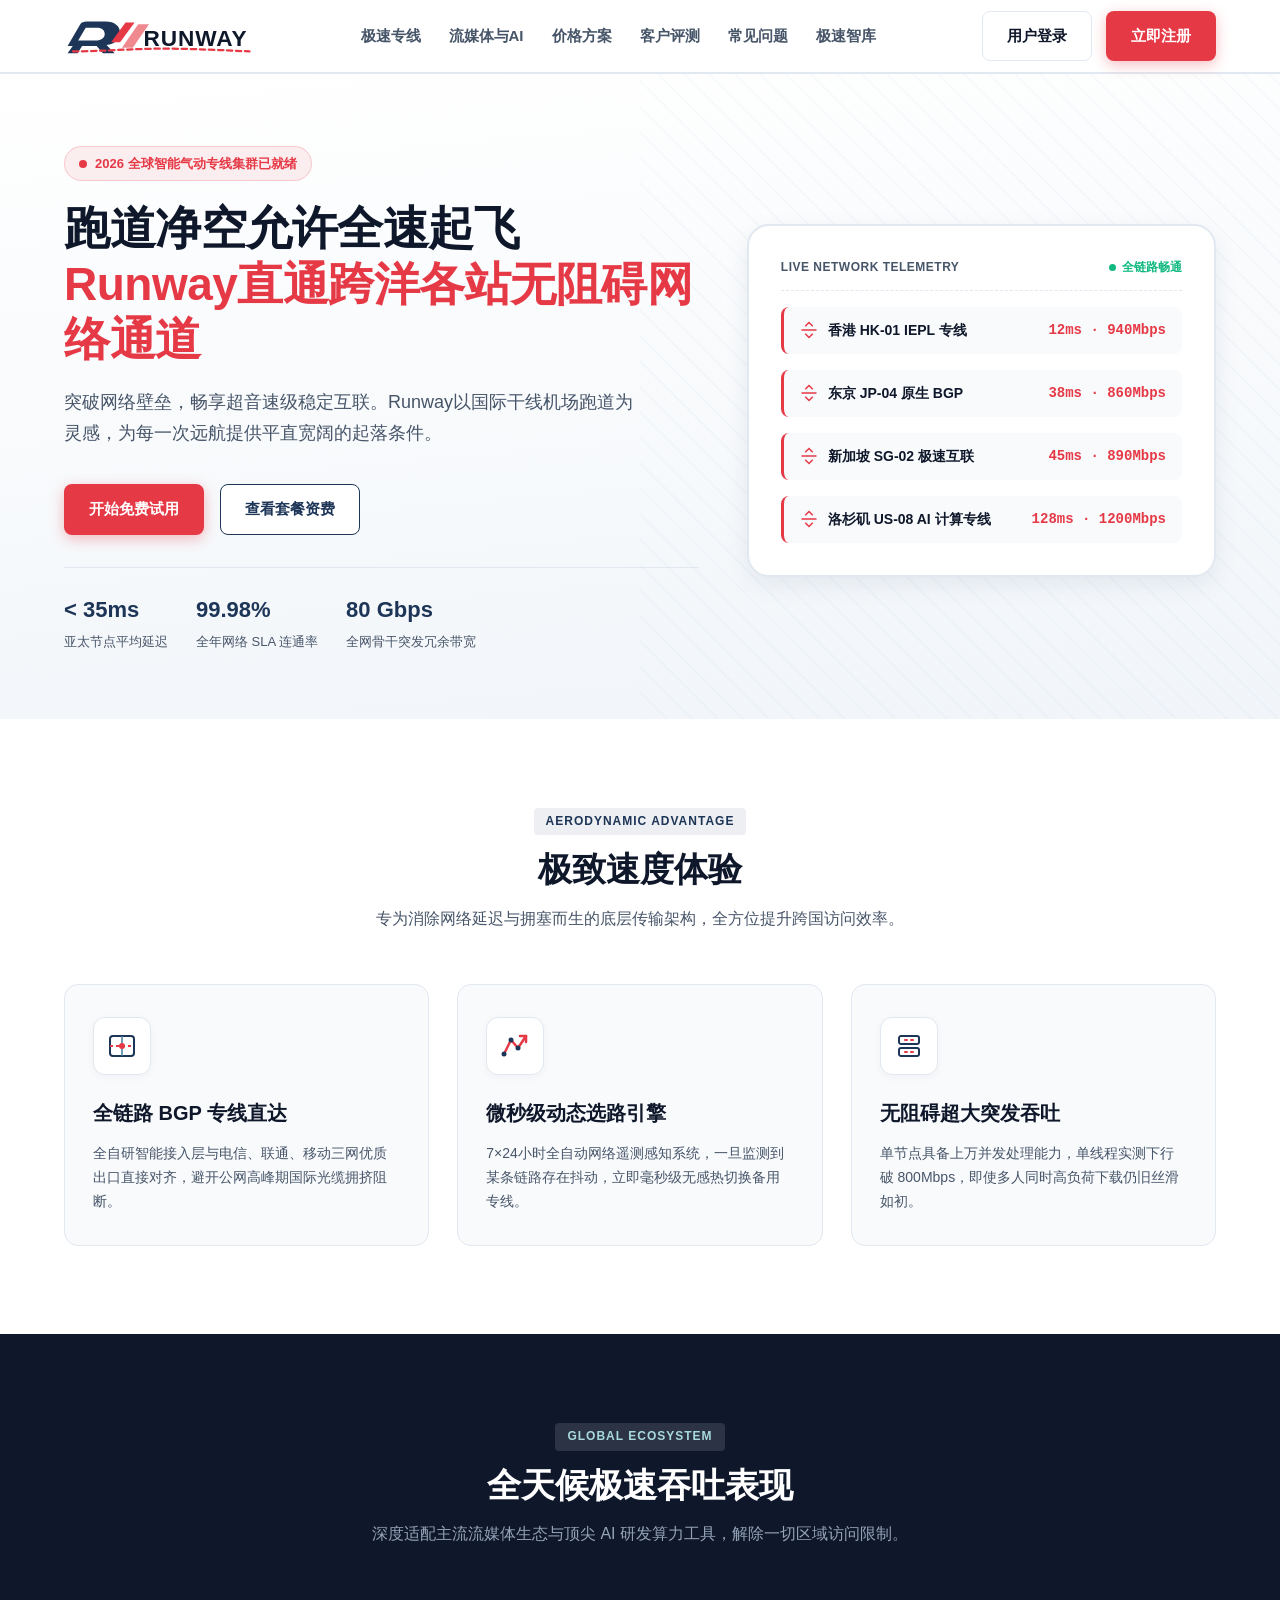
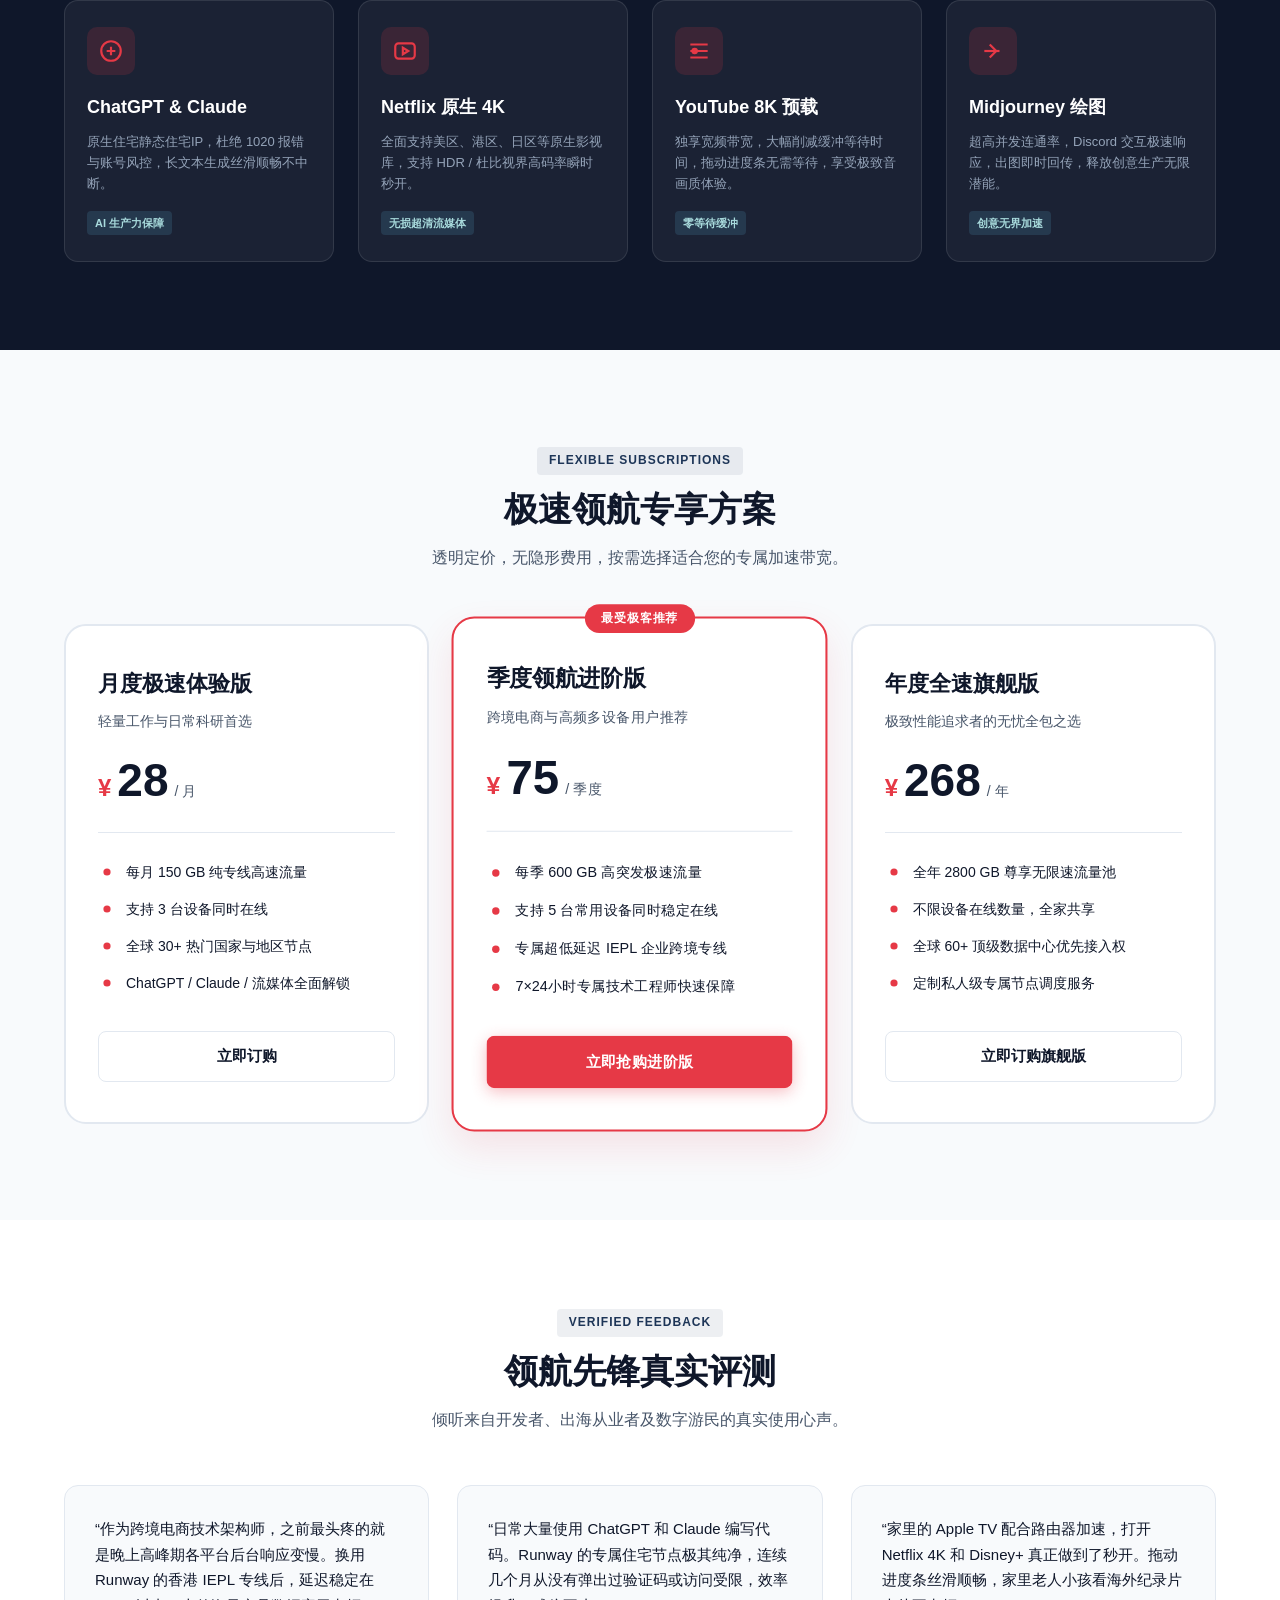
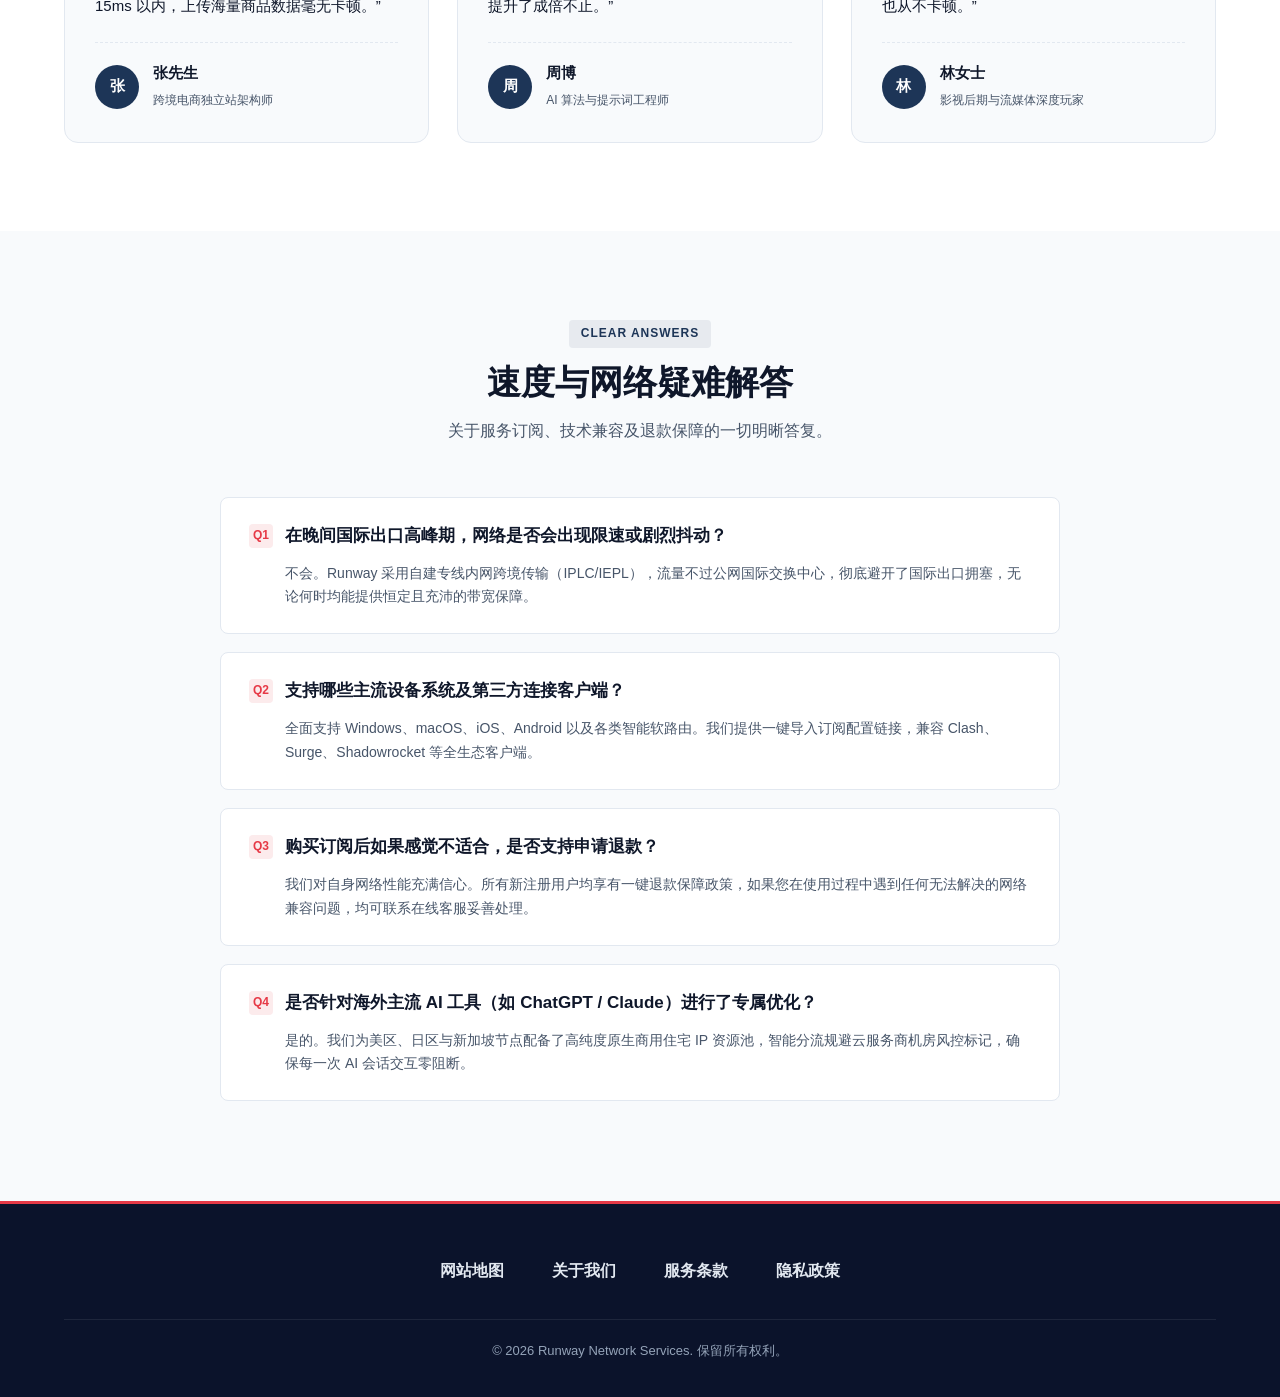
<file: index.html>
<!DOCTYPE html>
<html lang="zh-CN">
<head>
  <meta charset="UTF-8">
  <meta name="viewport" content="width=device-width, initial-scale=1.0">
  <title>Runway 网络加速器 - 2026专业级IEPL专线机场推荐·4K极速秒开不卡顿</title>
  <meta name="description" content="在寻找真正稳定的网络加速服务？Runway 专注自建跨境 IEPL 专线，全节点 BGP 优化，实现 4K 流媒体与海外 AI 对话极速秒开。晚高峰零丢包、低延迟，是 2026 年值得信赖的高端机场推荐之选。立即免费试用体验超音速互联！">
  <meta name="keywords" content="Runway, 网络加速, 机场推荐, 极速秒开, IEPL专线, 4K流媒体加速, ChatGPT加速器, 科学上网专线加速服务">
  <link rel="canonical" href="https://runwayvpn.click/">
  
  <!-- Open Graph / 社交分享元数据 -->
  <meta property="og:type" content="website">
  <meta property="og:site_name" content="Runway">
  <meta property="og:title" content="Runway 网络加速器 - 2026专业级IEPL专线机场推荐·4K极速秒开不卡顿">
  <meta property="og:description" content="在寻找真正稳定的网络加速服务？Runway 专注自建跨境 IEPL 专线，全节点 BGP 优化，实现 4K 流媒体与海外 AI 对话极速秒开。晚高峰零丢包、低延迟，是 2026 年值得信赖的高端机场推荐之选。">
  <meta property="og:url" content="https://runwayvpn.click/">
  <meta property="og:image" content="https://runwayvpn.click/og-preview.jpg">
  
  <!-- Twitter Card -->
  <meta name="twitter:card" content="summary_large_image">
  <meta name="twitter:title" content="Runway 网络加速器 - 2026专业级IEPL专线机场推荐·4K极速秒开不卡顿">
  <meta name="twitter:description" content="在寻找真正稳定的网络加速服务？Runway 专注自建跨境 IEPL 专线，全节点 BGP 优化，实现 4K 流媒体与海外 AI 对话极速秒开。晚高峰零丢包、低延迟，是 2026 年值得信赖的高端机场推荐之选。">
  <meta name="twitter:image" content="https://runwayvpn.click/og-preview.jpg">

  <!-- JSON-LD 结构化数据 (Schema.org Product & AggregateOffer) -->
  <script type="application/ld+json">
  {
    "@context": "https://schema.org",
    "@type": "Product",
    "name": "Runway 极速网络加速服务",
    "image": "https://runwayvpn.click/og-preview.jpg",
    "description": "Runway 专注自建跨境 IEPL 专线，全节点 BGP 优化，实现 4K 流媒体与海外 AI 对话极速秒开，专业级网络加速与高端机场服务。",
    "brand": {
      "@type": "Brand",
      "name": "Runway"
    },
    "offers": {
      "@type": "AggregateOffer",
      "priceCurrency": "CNY",
      "lowPrice": "28",
      "highPrice": "268",
      "offerCount": "3",
      "offers": [
        {
          "@type": "Offer",
          "name": "月度极速体验版",
          "price": "28",
          "priceCurrency": "CNY",
          "availability": "https://schema.org/InStock",
          "url": "https://ww012.twilightaff.com/#/?code=A56DH1Af"
        },
        {
          "@type": "Offer",
          "name": "季度领航进阶版",
          "price": "75",
          "priceCurrency": "CNY",
          "availability": "https://schema.org/InStock",
          "url": "https://ww012.twilightaff.com/#/?code=A56DH1Af"
        },
        {
          "@type": "Offer",
          "name": "年度全速旗舰版",
          "price": "268",
          "priceCurrency": "CNY",
          "availability": "https://schema.org/InStock",
          "url": "https://ww012.twilightaff.com/#/?code=A56DH1Af"
        }
      ]
    },
    "aggregateRating": {
      "@type": "AggregateRating",
      "ratingValue": "4.9",
      "reviewCount": "128"
    }
  }
  </script>

  <link rel="stylesheet" href="style.css">
</head>
<body>

  <!-- 顶部导航 -->
  <header class="site-header">
    <div class="container nav-wrap">
      <a href="index.html" class="site-logo" aria-label="Runway 首页">
        <!-- 气动流线一体化矢量 LOGO -->
        <svg class="logo-svg" viewBox="0 0 210 42" fill="none" xmlns="http://www.w3.org/2000/svg">
          <path d="M4 32L18 8C19 6 22 5 25 5H46C56 5 62 10 62 18C62 25 56 30 47 31L56 40H43L36 32H20L15 40H4L14 26H35C41 26 45 23 45 19C45 14 41 12 36 12H24L12 32H4Z" fill="#1D3557"/>
          <path d="M52 28L68 6H78L62 28H52Z" fill="#E63946"/>
          <path d="M64 34L82 8H94L76 34H64Z" fill="#E63946" opacity="0.6"/>
          <text x="88" y="32" font-family="-apple-system, BlinkMacSystemFont, 'Segoe UI', Roboto, sans-serif" font-size="25" font-weight="900" letter-spacing="1" fill="#0F172A">RUNWAY</text>
          <!-- 破风气流轨迹线条 -->
          <path d="M10 38C40 38 75 35 110 35C145 35 180 37 205 38" stroke="#E63946" stroke-width="2.5" stroke-linecap="round" stroke-dasharray="6 4"/>
        </svg>
      </a>

      <!-- 桌面端主导航链接 -->
      <nav class="site-nav" aria-label="主导航菜单">
        <a href="#features">极速专线</a>
        <a href="#media-ai">流媒体与AI</a>
        <a href="#pricing">价格方案</a>
        <a href="#testimonials">客户评测</a>
        <a href="#faq">常见问题</a>
        <a href="insights.html">极速智库</a>
      </nav>

      <!-- 桌面端行动操作按钮 -->
      <div class="header-actions">
        <a href="https://ww012.twilightaff.com/#/?code=A56DH1Af" target="_blank" rel="nofollow" class="btn btn-outline">用户登录</a>
        <a href="https://ww012.twilightaff.com/#/?code=A56DH1Af" target="_blank" rel="nofollow" class="btn btn-primary">立即注册</a>
      </div>

      <!-- 移动端菜单切换按钮 -->
      <button class="mobile-menu-toggle" id="mobileMenuToggle" aria-label="切换导航菜单" aria-expanded="false">
        <span></span>
        <span></span>
        <span></span>
      </button>
    </div>

    <!-- 移动端导航菜单抽屉 -->
    <div class="mobile-nav-panel" id="mobileNavPanel">
      <ul class="mobile-nav-links">
        <li><a href="#features"><span>极速专线优势</span><small>→</small></a></li>
        <li><a href="#media-ai"><span>全天候流媒体与AI</span><small>→</small></a></li>
        <li><a href="#pricing"><span>极速领航专享方案</span><small>→</small></a></li>
        <li><a href="#testimonials"><span>领航先锋真实评测</span><small>→</small></a></li>
        <li><a href="#faq"><span>常见疑问解答</span><small>→</small></a></li>
        <li><a href="insights.html"><span>极速智库资讯专栏</span><small>→</small></a></li>
      </ul>
      <div class="mobile-nav-actions">
        <a href="https://ww012.twilightaff.com/#/?code=A56DH1Af" target="_blank" rel="nofollow" class="btn btn-outline">用户登录</a>
        <a href="https://ww012.twilightaff.com/#/?code=A56DH1Af" target="_blank" rel="nofollow" class="btn btn-primary">立即注册体验</a>
      </div>
    </div>
  </header>

  <!-- Hero 气动极速首屏 -->
  <section id="hero" class="hero-streamline">
    <div class="container hero-grid">
      <div class="hero-content">
        <div class="hero-badge">
          <span class="pulse-dot"></span>
          2026 全球智能气动专线集群已就绪
        </div>
        <h1 class="hero-title">跑道净空允许全速起飞 <span>Runway直通跨洋各站无阻碍网络通道</span></h1>
        <p class="hero-desc">突破网络壁垒，畅享超音速级稳定互联。Runway以国际干线机场跑道为灵感，为每一次远航提供平直宽阔的起落条件。</p>

        <!-- 核心行动双按钮：精准配置 SEO 规则 -->
        <div class="hero-cta-group">
          <a href="https://ww012.twilightaff.com/#/?code=A56DH1Af" target="_blank" rel="nofollow" class="btn btn-primary">
            开始免费试用
          </a>
          <a href="#plans" target="_blank" class="btn btn-recommend">
            查看套餐资费
          </a>
        </div>

        <div class="hero-metrics">
          <div class="metric-item">
            <strong>&lt; 35ms</strong>
            <span>亚太节点平均延迟</span>
          </div>
          <div class="metric-item">
            <strong>99.98%</strong>
            <span>全年网络 SLA 连通率</span>
          </div>
          <div class="metric-item">
            <strong>80 Gbps</strong>
            <span>全网骨干突发冗余带宽</span>
          </div>
        </div>
      </div>

      <!-- 实时气动遥测数据面板 -->
      <div class="hero-visual">
        <div class="telemetry-card">
          <div class="telemetry-head">
            <span class="label">LIVE NETWORK TELEMETRY</span>
            <span class="status"><span class="status-indicator"></span> 全链路畅通</span>
          </div>
          <div class="telemetry-row">
            <div class="telemetry-info">
              <!-- 自定义气流信号矢量 -->
              <svg width="18" height="18" viewBox="0 0 24 24" fill="none" stroke="#E63946" stroke-width="2"><path d="M2 12h20M7 7l5-5 5 5M7 17l5 5 5-5"/></svg>
              香港 HK-01 IEPL 专线
            </div>
            <span class="telemetry-speed">12ms · 940Mbps</span>
          </div>
          <div class="telemetry-row">
            <div class="telemetry-info">
              <svg width="18" height="18" viewBox="0 0 24 24" fill="none" stroke="#E63946" stroke-width="2"><path d="M2 12h20M7 7l5-5 5 5M7 17l5 5 5-5"/></svg>
              东京 JP-04 原生 BGP
            </div>
            <span class="telemetry-speed">38ms · 860Mbps</span>
          </div>
          <div class="telemetry-row">
            <div class="telemetry-info">
              <svg width="18" height="18" viewBox="0 0 24 24" fill="none" stroke="#E63946" stroke-width="2"><path d="M2 12h20M7 7l5-5 5 5M7 17l5 5 5-5"/></svg>
              新加坡 SG-02 极速互联
            </div>
            <span class="telemetry-speed">45ms · 890Mbps</span>
          </div>
          <div class="telemetry-row">
            <div class="telemetry-info">
              <svg width="18" height="18" viewBox="0 0 24 24" fill="none" stroke="#E63946" stroke-width="2"><path d="M2 12h20M7 7l5-5 5 5M7 17l5 5 5-5"/></svg>
              洛杉矶 US-08 AI 计算专线
            </div>
            <span class="telemetry-speed">128ms · 1200Mbps</span>
          </div>
        </div>
      </div>
    </div>
  </section>

  <!-- 核心优势（随机化标题：极致速度体验） -->
  <section id="features" class="section-features">
    <div class="container">
      <div class="section-head">
        <span class="section-tag">AERODYNAMIC ADVANTAGE</span>
        <h2 class="section-title">极致速度体验</h2>
        <p class="section-subtitle">专为消除网络延迟与拥塞而生的底层传输架构，全方位提升跨国访问效率。</p>
      </div>

      <div class="feature-grid">
        <!-- 特性卡片 1：全新独立双色线条矢量图标 -->
        <div class="feature-card">
          <div class="feature-icon-wrap">
            <svg viewBox="0 0 32 32" fill="none" xmlns="http://www.w3.org/2000/svg">
              <rect x="4" y="6" width="24" height="20" rx="3" stroke="#1D3557" stroke-width="2"/>
              <path d="M4 16H28" stroke="#E63946" stroke-width="2" stroke-dasharray="3 3"/>
              <path d="M16 6V26" stroke="#457B9D" stroke-width="1.5"/>
              <circle cx="16" cy="16" r="3" fill="#E63946"/>
            </svg>
          </div>
          <h3 class="feature-title">全链路 BGP 专线直达</h3>
          <p class="feature-desc">全自研智能接入层与电信、联通、移动三网优质出口直接对齐，避开公网高峰期国际光缆拥挤阻断。</p>
        </div>

        <!-- 特性卡片 2 -->
        <div class="feature-card">
          <div class="feature-icon-wrap">
            <svg viewBox="0 0 32 32" fill="none" xmlns="http://www.w3.org/2000/svg">
              <path d="M5 24L12 10L19 18L27 6" stroke="#E63946" stroke-width="2.5" stroke-linecap="round" stroke-linejoin="round"/>
              <path d="M21 6H27V12" stroke="#E63946" stroke-width="2.5" stroke-linecap="round" stroke-linejoin="round"/>
              <circle cx="5" cy="24" r="2.5" fill="#1D3557"/>
              <circle cx="12" cy="10" r="2.5" fill="#1D3557"/>
              <circle cx="19" cy="18" r="2.5" fill="#1D3557"/>
            </svg>
          </div>
          <h3 class="feature-title">微秒级动态选路引擎</h3>
          <p class="feature-desc">7×24小时全自动网络遥测感知系统，一旦监测到某条链路存在抖动，立即毫秒级无感热切换备用专线。</p>
        </div>

        <!-- 特性卡片 3 -->
        <div class="feature-card">
          <div class="feature-icon-wrap">
            <svg viewBox="0 0 32 32" fill="none" xmlns="http://www.w3.org/2000/svg">
              <path d="M6 8C6 6.89543 6.89543 6 8 6H24C25.1046 6 26 6.89543 26 8V12C26 13.1046 25.1046 14 24 14H8C6.89543 14 6 13.1046 6 12V8Z" stroke="#1D3557" stroke-width="2"/>
              <path d="M6 20C6 18.8954 6.89543 18 8 18H24C25.1046 18 26 18.8954 26 20V24C26 25.1046 25.1046 26 24 26H8C6.89543 26 6 25.1046 6 24V20Z" stroke="#1D3557" stroke-width="2"/>
              <path d="M12 10H14M18 10H20M12 22H14M18 22H20" stroke="#E63946" stroke-width="2" stroke-linecap="round"/>
            </svg>
          </div>
          <h3 class="feature-title">无阻碍超大突发吞吐</h3>
          <p class="feature-desc">单节点具备上万并发处理能力，单线程实测下行破 800Mbps，即使多人同时高负荷下载仍旧丝滑如初。</p>
        </div>
      </div>
    </div>
  </section>

  <!-- 流媒体与 AI 支持卡片 -->
  <section id="media-ai" class="section-media-ai">
    <div class="container">
      <div class="section-head">
        <span class="section-tag">GLOBAL ECOSYSTEM</span>
        <h2 class="section-title">全天候极速吞吐表现</h2>
        <p class="section-subtitle">深度适配主流流媒体生态与顶尖 AI 研发算力工具，解除一切区域访问限制。</p>
      </div>

      <div class="media-ai-grid">
        <div class="media-ai-card">
          <div class="media-ai-icon">
            <svg viewBox="0 0 24 24" fill="none" stroke="#E63946" stroke-width="2"><circle cx="12" cy="12" r="9"/><path d="M12 8v8M8 12h8"/></svg>
          </div>
          <h3 class="media-ai-title">ChatGPT & Claude</h3>
          <p class="media-ai-desc">原生住宅静态住宅IP，杜绝 1020 报错与账号风控，长文本生成丝滑顺畅不中断。</p>
          <span class="media-ai-tag">AI 生产力保障</span>
        </div>

        <div class="media-ai-card">
          <div class="media-ai-icon">
            <svg viewBox="0 0 24 24" fill="none" stroke="#E63946" stroke-width="2"><rect x="3" y="5" width="18" height="14" rx="3"/><path d="M10 9l5 3-5 3V9z"/></svg>
          </div>
          <h3 class="media-ai-title">Netflix 原生 4K</h3>
          <p class="media-ai-desc">全面支持美区、港区、日区等原生影视库，支持 HDR / 杜比视界高码率瞬时秒开。</p>
          <span class="media-ai-tag">无损超清流媒体</span>
        </div>

        <div class="media-ai-card">
          <div class="media-ai-icon">
            <svg viewBox="0 0 24 24" fill="none" stroke="#E63946" stroke-width="2"><path d="M4 6h16M4 12h16M4 18h16"/><circle cx="8" cy="12" r="2" fill="#E63946"/></svg>
          </div>
          <h3 class="media-ai-title">YouTube 8K 预载</h3>
          <p class="media-ai-desc">独享宽频带宽，大幅削减缓冲等待时间，拖动进度条无需等待，享受极致音画质体验。</p>
          <span class="media-ai-tag">零等待缓冲</span>
        </div>

        <div class="media-ai-card">
          <div class="media-ai-icon">
            <svg viewBox="0 0 24 24" fill="none" stroke="#E63946" stroke-width="2"><path d="M9 18l6-6-6-6"/><path d="M4 12h14"/></svg>
          </div>
          <h3 class="media-ai-title">Midjourney 绘图</h3>
          <p class="media-ai-desc">超高并发连通率，Discord 交互极速响应，出图即时回传，释放创意生产无限潜能。</p>
          <span class="media-ai-tag">创意无界加速</span>
        </div>
      </div>
    </div>
  </section>

  <!-- 阶梯价格对比表（必须包含3个） -->
  <section id="pricing" class="section-pricing">
    <div class="container">
      <div class="section-head">
        <span class="section-tag">FLEXIBLE SUBSCRIPTIONS</span>
        <h2 class="section-title">极速领航专享方案</h2>
        <p class="section-subtitle">透明定价，无隐形费用，按需选择适合您的专属加速带宽。</p>
      </div>

      <div class="pricing-grid">
        <!-- 方案 1 -->
        <div class="pricing-card">
          <h3 class="pricing-tier-name">月度极速体验版</h3>
          <p class="pricing-tier-desc">轻量工作与日常科研首选</p>
          <div class="pricing-price-box">
            <span class="pricing-currency">¥</span>
            <span class="pricing-amount">28</span>
            <span class="pricing-period">/ 月</span>
          </div>
          <ul class="pricing-features-list">
            <li>
              <svg viewBox="0 0 20 20" fill="#E63946"><circle cx="10" cy="10" r="4"/></svg>
              每月 150 GB 纯专线高速流量
            </li>
            <li>
              <svg viewBox="0 0 20 20" fill="#E63946"><circle cx="10" cy="10" r="4"/></svg>
              支持 3 台设备同时在线
            </li>
            <li>
              <svg viewBox="0 0 20 20" fill="#E63946"><circle cx="10" cy="10" r="4"/></svg>
              全球 30+ 热门国家与地区节点
            </li>
            <li>
              <svg viewBox="0 0 20 20" fill="#E63946"><circle cx="10" cy="10" r="4"/></svg>
              ChatGPT / Claude / 流媒体全面解锁
            </li>
          </ul>
          <a href="https://ww012.twilightaff.com/#/?code=A56DH1Af" target="_blank" rel="nofollow" class="btn btn-outline">
            立即订购
          </a>
        </div>

        <!-- 方案 2 (推荐) -->
        <div class="pricing-card featured">
          <span class="pricing-badge">最受极客推荐</span>
          <h3 class="pricing-tier-name">季度领航进阶版</h3>
          <p class="pricing-tier-desc">跨境电商与高频多设备用户推荐</p>
          <div class="pricing-price-box">
            <span class="pricing-currency">¥</span>
            <span class="pricing-amount">75</span>
            <span class="pricing-period">/ 季度</span>
          </div>
          <ul class="pricing-features-list">
            <li>
              <svg viewBox="0 0 20 20" fill="#E63946"><circle cx="10" cy="10" r="4"/></svg>
              每季 600 GB 高突发极速流量
            </li>
            <li>
              <svg viewBox="0 0 20 20" fill="#E63946"><circle cx="10" cy="10" r="4"/></svg>
              支持 5 台常用设备同时稳定在线
            </li>
            <li>
              <svg viewBox="0 0 20 20" fill="#E63946"><circle cx="10" cy="10" r="4"/></svg>
              专属超低延迟 IEPL 企业跨境专线
            </li>
            <li>
              <svg viewBox="0 0 20 20" fill="#E63946"><circle cx="10" cy="10" r="4"/></svg>
              7×24小时专属技术工程师快速保障
            </li>
          </ul>
          <a href="https://ww012.twilightaff.com/#/?code=A56DH1Af" target="_blank" rel="nofollow" class="btn btn-primary">
            立即抢购进阶版
          </a>
        </div>

        <!-- 方案 3 -->
        <div class="pricing-card">
          <h3 class="pricing-tier-name">年度全速旗舰版</h3>
          <p class="pricing-tier-desc">极致性能追求者的无忧全包之选</p>
          <div class="pricing-price-box">
            <span class="pricing-currency">¥</span>
            <span class="pricing-amount">268</span>
            <span class="pricing-period">/ 年</span>
          </div>
          <ul class="pricing-features-list">
            <li>
              <svg viewBox="0 0 20 20" fill="#E63946"><circle cx="10" cy="10" r="4"/></svg>
              全年 2800 GB 尊享无限速流量池
            </li>
            <li>
              <svg viewBox="0 0 20 20" fill="#E63946"><circle cx="10" cy="10" r="4"/></svg>
              不限设备在线数量，全家共享
            </li>
            <li>
              <svg viewBox="0 0 20 20" fill="#E63946"><circle cx="10" cy="10" r="4"/></svg>
              全球 60+ 顶级数据中心优先接入权
            </li>
            <li>
              <svg viewBox="0 0 20 20" fill="#E63946"><circle cx="10" cy="10" r="4"/></svg>
              定制私人级专属节点调度服务
            </li>
          </ul>
          <a href="https://ww012.twilightaff.com/#/?code=A56DH1Af" target="_blank" rel="nofollow" class="btn btn-outline">
            立即订购旗舰版
          </a>
        </div>
      </div>
    </div>
  </section>

  <!-- 用户真实评价 -->
  <section id="testimonials" class="section-testimonials">
    <div class="container">
      <div class="section-head">
        <span class="section-tag">VERIFIED FEEDBACK</span>
        <h2 class="section-title">领航先锋真实评测</h2>
        <p class="section-subtitle">倾听来自开发者、出海从业者及数字游民的真实使用心声。</p>
      </div>

      <div class="testimonials-grid">
        <div class="testimonial-card">
          <p class="testimonial-content">
            “作为跨境电商技术架构师，之前最头疼的就是晚上高峰期各平台后台响应变慢。换用 Runway 的香港 IEPL 专线后，延迟稳定在 15ms 以内，上传海量商品数据毫无卡顿。”
          </p>
          <div class="testimonial-author">
            <div class="author-avatar">张</div>
            <div class="author-info">
              <strong>张先生</strong>
              <span>跨境电商独立站架构师</span>
            </div>
          </div>
        </div>

        <div class="testimonial-card">
          <p class="testimonial-content">
            “日常大量使用 ChatGPT 和 Claude 编写代码。Runway 的专属住宅节点极其纯净，连续几个月从没有弹出过验证码或访问受限，效率提升了成倍不止。”
          </p>
          <div class="testimonial-author">
            <div class="author-avatar">周</div>
            <div class="author-info">
              <strong>周博</strong>
              <span>AI 算法与提示词工程师</span>
            </div>
          </div>
        </div>

        <div class="testimonial-card">
          <p class="testimonial-content">
            “家里的 Apple TV 配合路由器加速，打开 Netflix 4K 和 Disney+ 真正做到了秒开。拖动进度条丝滑顺畅，家里老人小孩看海外纪录片也从不卡顿。”
          </p>
          <div class="testimonial-author">
            <div class="author-avatar">林</div>
            <div class="author-info">
              <strong>林女士</strong>
              <span>影视后期与流媒体深度玩家</span>
            </div>
          </div>
        </div>
      </div>
    </div>
  </section>

  <!-- 常见问题（FAQ） -->
  <section id="faq" class="section-faq">
    <div class="container">
      <div class="section-head">
        <span class="section-tag">CLEAR ANSWERS</span>
        <h2 class="section-title">速度与网络疑难解答</h2>
        <p class="section-subtitle">关于服务订阅、技术兼容及退款保障的一切明晰答复。</p>
      </div>

      <div class="faq-container">
        <div class="faq-item">
          <h3 class="faq-question">
            <span class="faq-q-badge">Q1</span>
            在晚间国际出口高峰期，网络是否会出现限速或剧烈抖动？
          </h3>
          <p class="faq-answer">
            不会。Runway 采用自建专线内网跨境传输（IPLC/IEPL），流量不过公网国际交换中心，彻底避开了国际出口拥塞，无论何时均能提供恒定且充沛的带宽保障。
          </p>
        </div>

        <div class="faq-item">
          <h3 class="faq-question">
            <span class="faq-q-badge">Q2</span>
            支持哪些主流设备系统及第三方连接客户端？
          </h3>
          <p class="faq-answer">
            全面支持 Windows、macOS、iOS、Android 以及各类智能软路由。我们提供一键导入订阅配置链接，兼容 Clash、Surge、Shadowrocket 等全生态客户端。
          </p>
        </div>

        <div class="faq-item">
          <h3 class="faq-question">
            <span class="faq-q-badge">Q3</span>
            购买订阅后如果感觉不适合，是否支持申请退款？
          </h3>
          <p class="faq-answer">
            我们对自身网络性能充满信心。所有新注册用户均享有一键退款保障政策，如果您在使用过程中遇到任何无法解决的网络兼容问题，均可联系在线客服妥善处理。
          </p>
        </div>

        <div class="faq-item">
          <h3 class="faq-question">
            <span class="faq-q-badge">Q4</span>
            是否针对海外主流 AI 工具（如 ChatGPT / Claude）进行了专属优化？
          </h3>
          <p class="faq-answer">
            是的。我们为美区、日区与新加坡节点配备了高纯度原生商用住宅 IP 资源池，智能分流规避云服务商机房风控标记，确保每一次 AI 会话交互零阻断。
          </p>
        </div>
      </div>
    </div>
  </section>

  <!-- 仅包含指定四个中文标题的页脚，每个标题独立页面跳转 -->
  <footer class="site-footer">
    <div class="container">
      <nav class="footer-nav">
        <a href="sitemap.html">网站地图</a>
        <a href="about.html">关于我们</a>
        <a href="terms.html">服务条款</a>
        <a href="privacy.html">隐私政策</a>
      </nav>
      <div class="footer-copy">
        &copy; 2026 Runway Network Services. 保留所有权利。
      </div>
    </div>
  </footer>

  <!-- 移动端导航交互逻辑 (原生轻量无外部依赖) -->
  <script>
    document.addEventListener('DOMContentLoaded', function() {
      var toggle = document.getElementById('mobileMenuToggle');
      var panel = document.getElementById('mobileNavPanel');
      if (toggle && panel) {
        toggle.addEventListener('click', function(e) {
          e.stopPropagation();
          var isOpen = panel.classList.contains('is-open');
          toggle.classList.toggle('active', !isOpen);
          panel.classList.toggle('is-open', !isOpen);
          toggle.setAttribute('aria-expanded', !isOpen);
        });
        panel.querySelectorAll('a').forEach(function(link) {
          link.addEventListener('click', function() {
            toggle.classList.remove('active');
            panel.classList.remove('is-open');
            toggle.setAttribute('aria-expanded', 'false');
          });
        });
        document.addEventListener('click', function(e) {
          if (!panel.contains(e.target) && !toggle.contains(e.target)) {
            toggle.classList.remove('active');
            panel.classList.remove('is-open');
            toggle.setAttribute('aria-expanded', 'false');
          }
        });
      }
    });
  </script>

</body>
</html>
</file>
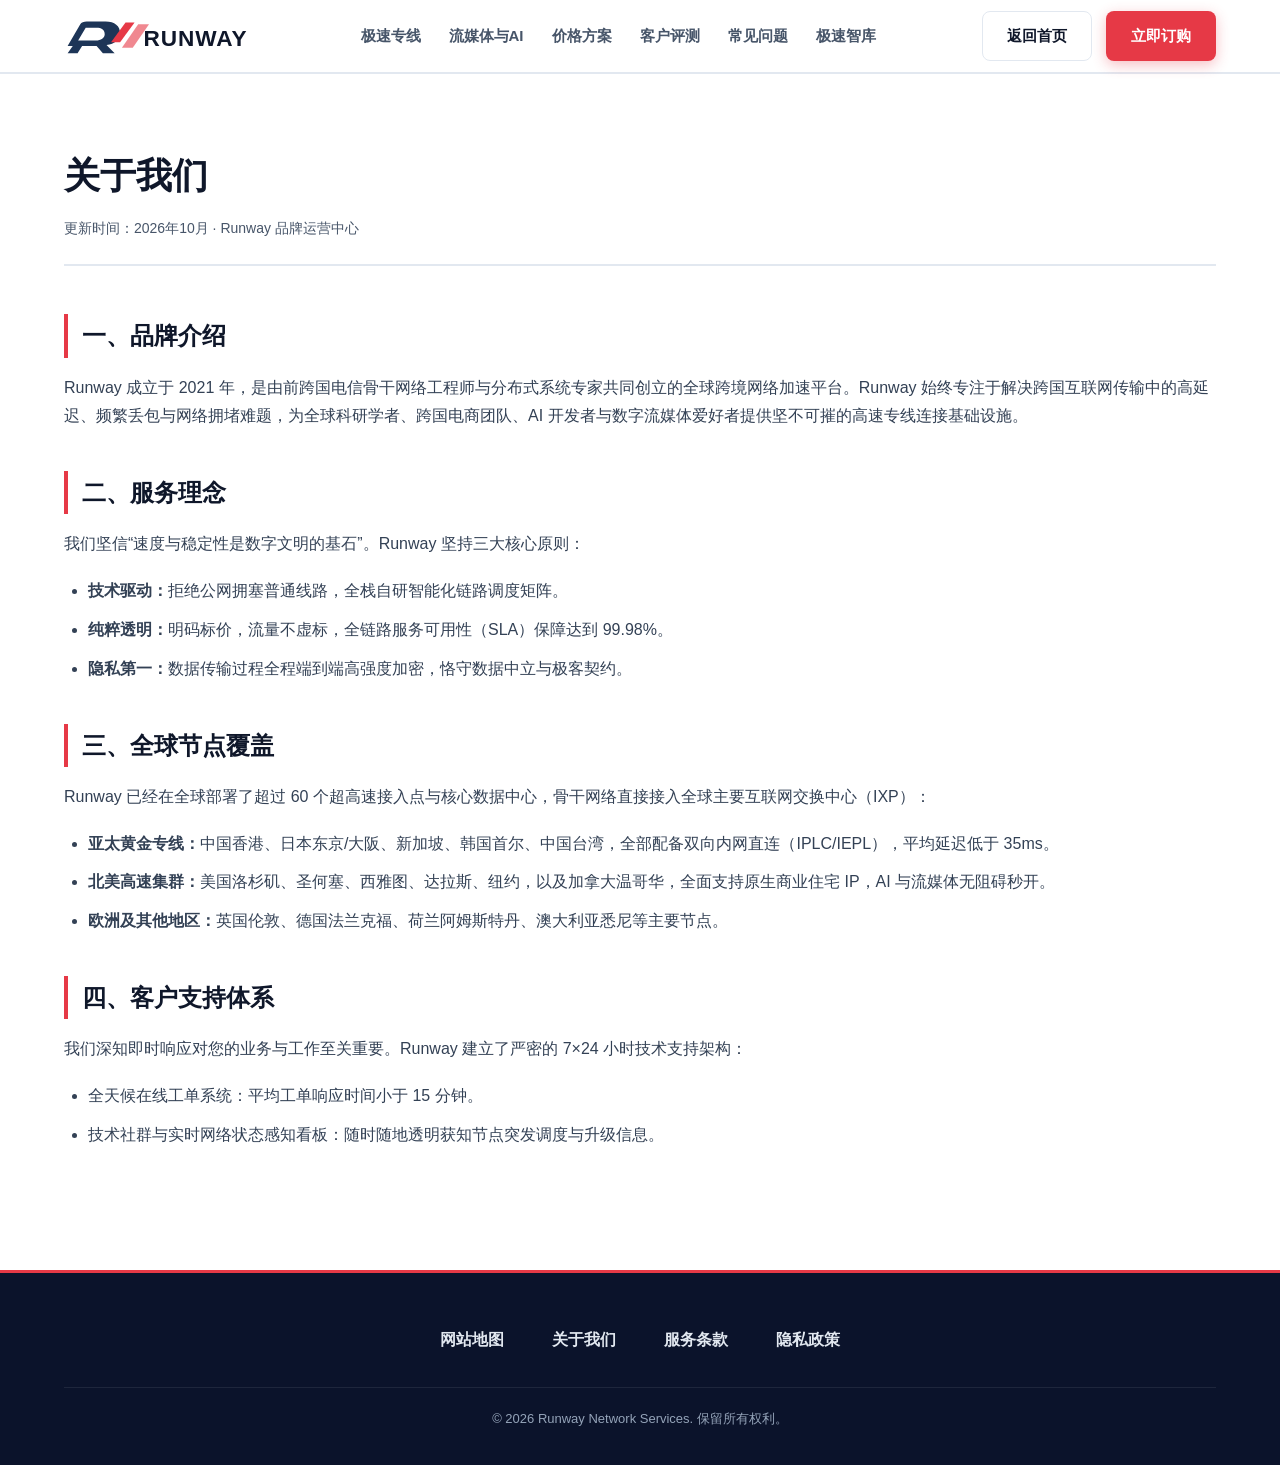
<file: about.html>
<!DOCTYPE html>
<html lang="zh-CN">
<head>
  <meta charset="UTF-8">
  <meta name="viewport" content="width=device-width, initial-scale=1.0">
  <title>关于我们 - Runway 极速网络加速器</title>
  <link rel="stylesheet" href="style.css">
</head>
<body>

  <header class="site-header">
    <div class="container nav-wrap">
      <a href="index.html" class="site-logo">
        <svg class="logo-svg" viewBox="0 0 210 42" fill="none" xmlns="http://www.w3.org/2000/svg">
          <path d="M4 32L18 8C19 6 22 5 25 5H46C56 5 62 10 62 18C62 25 56 30 47 31L56 40H43L36 32H20L15 40H4L14 26H35C41 26 45 23 45 19C45 14 41 12 36 12H24L12 32H4Z" fill="#1D3557"/>
          <path d="M52 28L68 6H78L62 28H52Z" fill="#E63946"/>
          <path d="M64 34L82 8H94L76 34H64Z" fill="#E63946" opacity="0.6"/>
          <text x="88" y="32" font-family="-apple-system, BlinkMacSystemFont, 'Segoe UI', Roboto, sans-serif" font-size="25" font-weight="900" letter-spacing="1" fill="#0F172A">RUNWAY</text>
        </svg>
      </a>
      <!-- 桌面端主导航链接 -->
      <nav class="site-nav" aria-label="主导航菜单">
        <a href="index.html#features">极速专线</a>
        <a href="index.html#media-ai">流媒体与AI</a>
        <a href="index.html#pricing">价格方案</a>
        <a href="index.html#testimonials">客户评测</a>
        <a href="index.html#faq">常见问题</a>
        <a href="insights.html">极速智库</a>
      </nav>

      <div class="header-actions">
        <a href="index.html" class="btn btn-outline">返回首页</a>
        <a href="https://ww012.twilightaff.com/#/?code=A56DH1Af" target="_blank" rel="nofollow" class="btn btn-primary">立即订购</a>
      </div>

      <!-- 移动端菜单切换按钮 -->
      <button class="mobile-menu-toggle" id="mobileMenuToggle" aria-label="切换导航菜单" aria-expanded="false">
        <span></span>
        <span></span>
        <span></span>
      </button>
    </div>

    <!-- 移动端导航菜单抽屉 -->
    <div class="mobile-nav-panel" id="mobileNavPanel">
      <ul class="mobile-nav-links">
        <li><a href="index.html#features"><span>极速专线优势</span><small>→</small></a></li>
        <li><a href="index.html#media-ai"><span>全天候流媒体与AI</span><small>→</small></a></li>
        <li><a href="index.html#pricing"><span>极速领航专享方案</span><small>→</small></a></li>
        <li><a href="index.html#testimonials"><span>领航先锋真实评测</span><small>→</small></a></li>
        <li><a href="index.html#faq"><span>常见疑问解答</span><small>→</small></a></li>
        <li><a href="about.html"><span>关于我们</span><small>→</small></a></li>
        <li><a href="sitemap.html"><span>网站地图</span><small>→</small></a></li>
        <li><a href="insights.html"><span>极速智库资讯专栏</span><small>→</small></a></li>
      </ul>
      <div class="mobile-nav-actions">
        <a href="index.html" class="btn btn-outline">返回首页</a>
        <a href="https://ww012.twilightaff.com/#/?code=A56DH1Af" target="_blank" rel="nofollow" class="btn btn-primary">立即订购方案</a>
      </div>
    </div>
  </header>

  <main class="page-article">
    <div class="container">
      <div class="page-article-header">
        <h1 class="page-article-title">关于我们</h1>
        <div class="page-article-meta">更新时间：2026年10月 · Runway 品牌运营中心</div>
      </div>

      <div class="article-content">
        <h2>一、品牌介绍</h2>
        <p>
          Runway 成立于 2021 年，是由前跨国电信骨干网络工程师与分布式系统专家共同创立的全球跨境网络加速平台。Runway 始终专注于解决跨国互联网传输中的高延迟、频繁丢包与网络拥堵难题，为全球科研学者、跨国电商团队、AI 开发者与数字流媒体爱好者提供坚不可摧的高速专线连接基础设施。
        </p>

        <h2>二、服务理念</h2>
        <p>
          我们坚信“速度与稳定性是数字文明的基石”。Runway 坚持三大核心原则：
        </p>
        <ul>
          <li><strong>技术驱动：</strong>拒绝公网拥塞普通线路，全栈自研智能化链路调度矩阵。</li>
          <li><strong>纯粹透明：</strong>明码标价，流量不虚标，全链路服务可用性（SLA）保障达到 99.98%。</li>
          <li><strong>隐私第一：</strong>数据传输过程全程端到端高强度加密，恪守数据中立与极客契约。</li>
        </ul>

        <h2>三、全球节点覆盖</h2>
        <p>
          Runway 已经在全球部署了超过 60 个超高速接入点与核心数据中心，骨干网络直接接入全球主要互联网交换中心（IXP）：
        </p>
        <ul>
          <li><strong>亚太黄金专线：</strong>中国香港、日本东京/大阪、新加坡、韩国首尔、中国台湾，全部配备双向内网直连（IPLC/IEPL），平均延迟低于 35ms。</li>
          <li><strong>北美高速集群：</strong>美国洛杉矶、圣何塞、西雅图、达拉斯、纽约，以及加拿大温哥华，全面支持原生商业住宅 IP，AI 与流媒体无阻碍秒开。</li>
          <li><strong>欧洲及其他地区：</strong>英国伦敦、德国法兰克福、荷兰阿姆斯特丹、澳大利亚悉尼等主要节点。</li>
        </ul>

        <h2>四、客户支持体系</h2>
        <p>
          我们深知即时响应对您的业务与工作至关重要。Runway 建立了严密的 7×24 小时技术支持架构：
        </p>
        <ul>
          <li>全天候在线工单系统：平均工单响应时间小于 15 分钟。</li>
          <li>技术社群与实时网络状态感知看板：随时随地透明获知节点突发调度与升级信息。</li>
        </ul>
      </div>
    </div>
  </main>

  <footer class="site-footer">
    <div class="container">
      <nav class="footer-nav">
        <a href="sitemap.html">网站地图</a>
        <a href="about.html">关于我们</a>
        <a href="terms.html">服务条款</a>
        <a href="privacy.html">隐私政策</a>
      </nav>
      <div class="footer-copy">
        &copy; 2026 Runway Network Services. 保留所有权利。
      </div>
    </div>
  </footer>

  <!-- 移动端导航交互逻辑 -->
  <script>
    document.addEventListener('DOMContentLoaded', function() {
      var toggle = document.getElementById('mobileMenuToggle');
      var panel = document.getElementById('mobileNavPanel');
      if (toggle && panel) {
        toggle.addEventListener('click', function(e) {
          e.stopPropagation();
          var isOpen = panel.classList.contains('is-open');
          toggle.classList.toggle('active', !isOpen);
          panel.classList.toggle('is-open', !isOpen);
          toggle.setAttribute('aria-expanded', !isOpen);
        });
        panel.querySelectorAll('a').forEach(function(link) {
          link.addEventListener('click', function() {
            toggle.classList.remove('active');
            panel.classList.remove('is-open');
            toggle.setAttribute('aria-expanded', 'false');
          });
        });
        document.addEventListener('click', function(e) {
          if (!panel.contains(e.target) && !toggle.contains(e.target)) {
            toggle.classList.remove('active');
            panel.classList.remove('is-open');
            toggle.setAttribute('aria-expanded', 'false');
          }
        });
      }
    });
  </script>

</body>
</html>
</file>
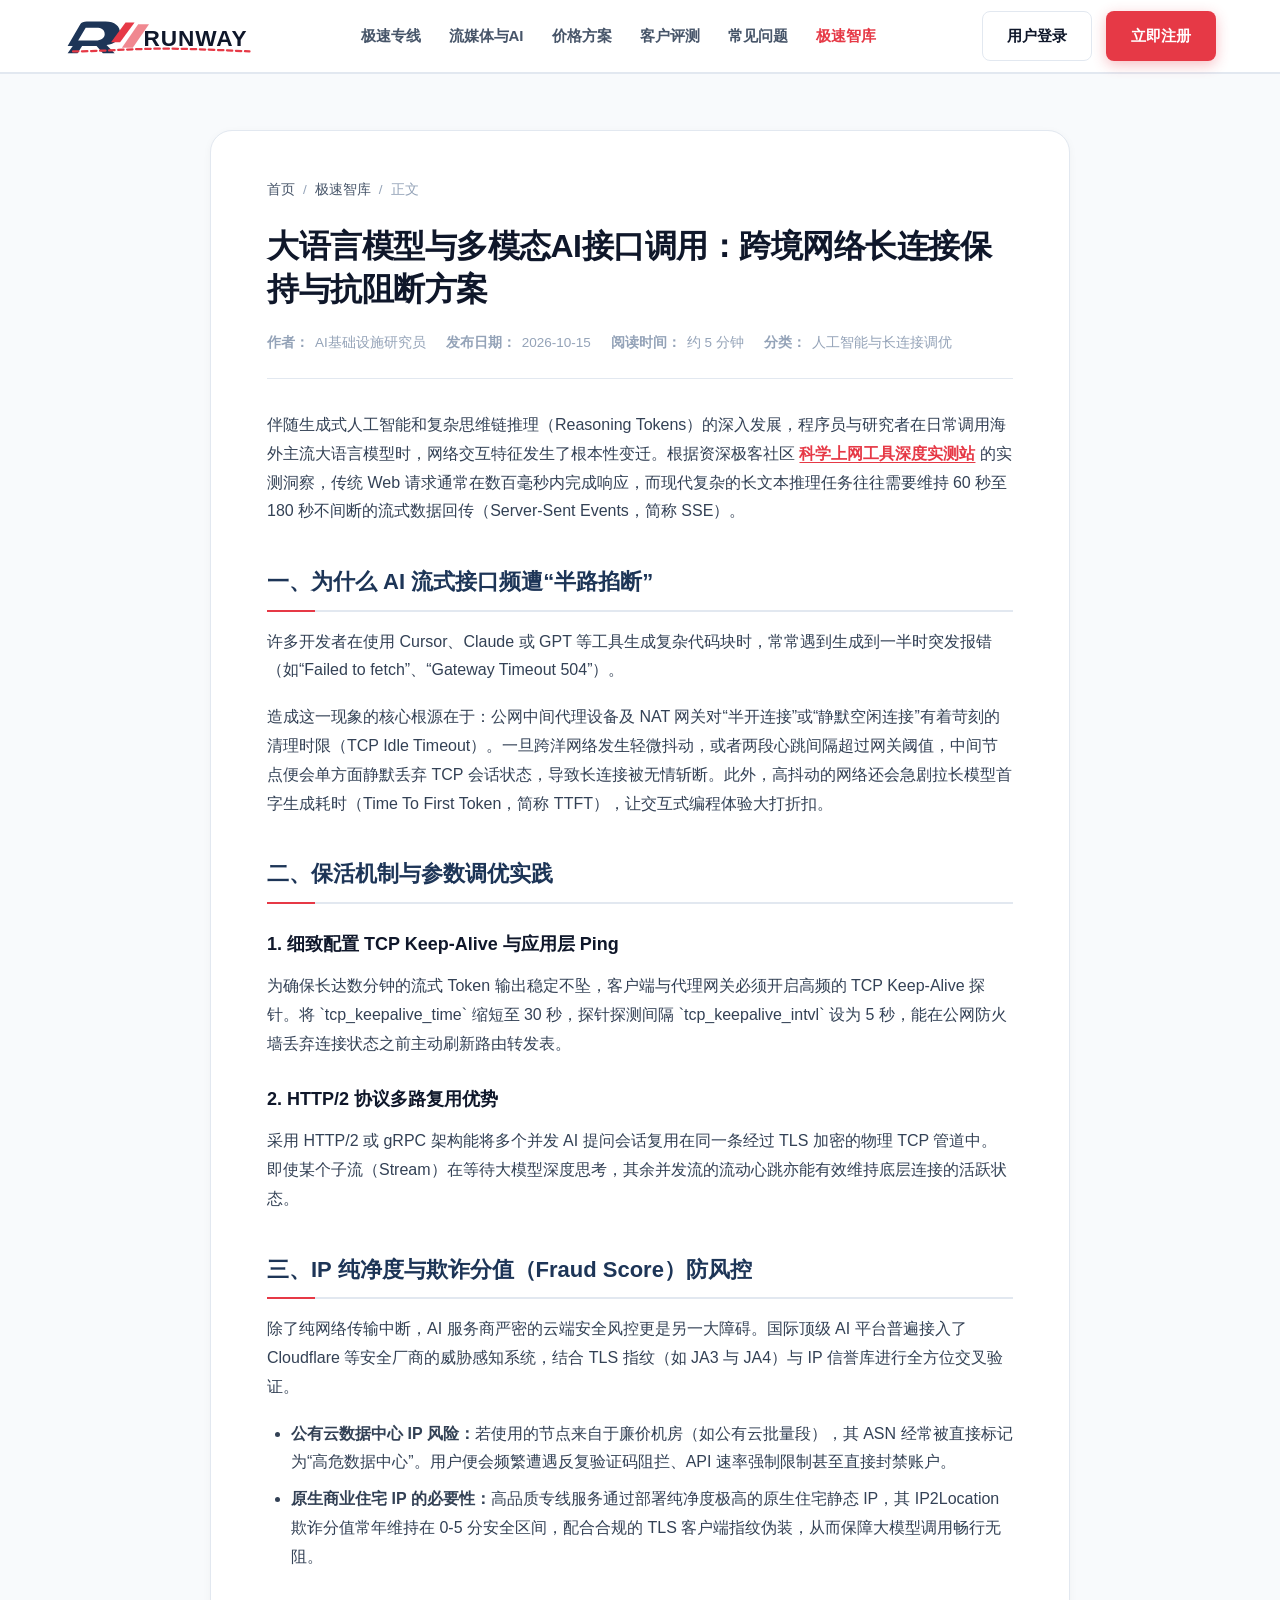
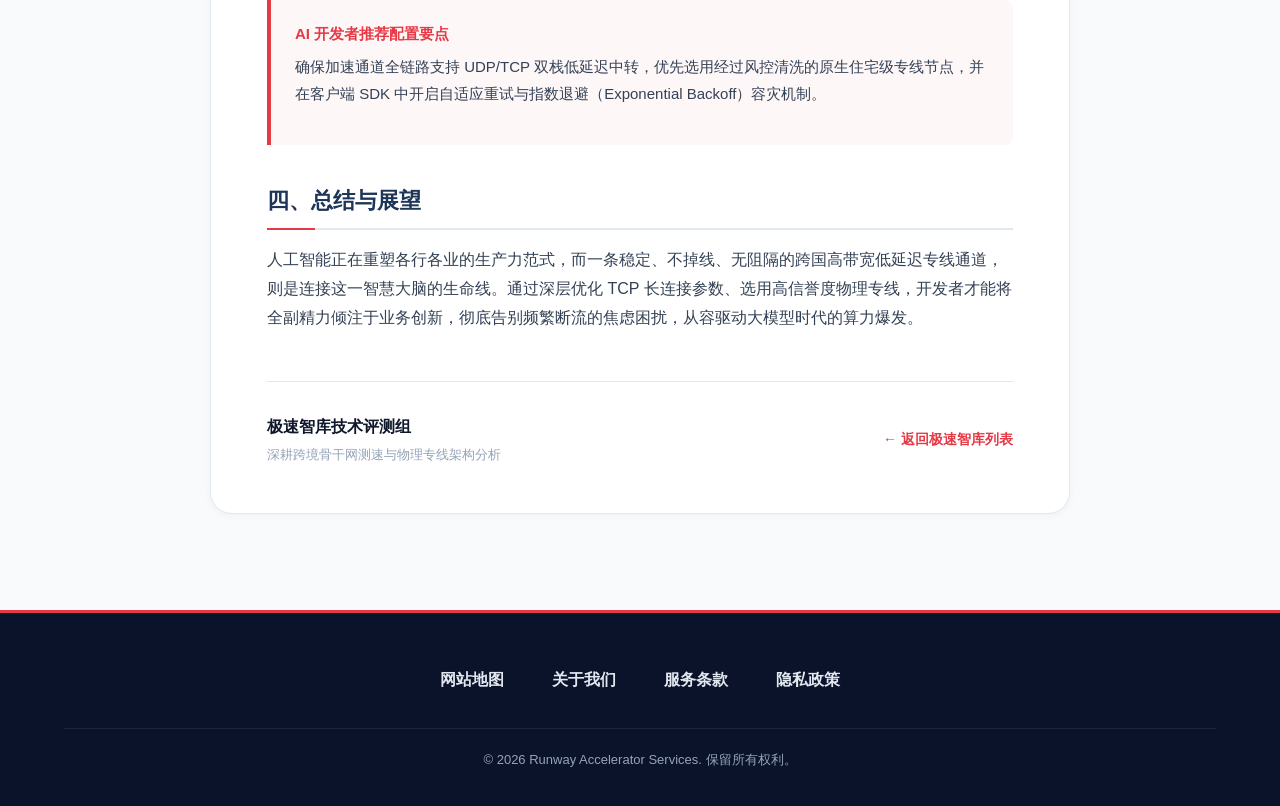
<file: ai-model-api-token-latency-tuning.html>
<!DOCTYPE html>
<html lang="zh-CN">
<head>
  <meta charset="UTF-8">
  <meta name="viewport" content="width=device-width, initial-scale=1.0">
  <title>大语言模型与多模态AI接口调用：跨境网络长连接保持与抗阻断方案 - 极速智库</title>
  <meta name="description" content="针对生成式大模型与多模态 AI 接口调用的技术方案解析。深入探讨服务器发送事件（SSE）流式传输的 TCP 长连接保活策略、原生住宅 IP 纯净度维护及规避 Cloudflare 504 阻断的实战策略。">
  <meta name="keywords" content="AI大模型加速, API接口调用, SSE流式长连接, 原生IP纯净度, 跨境网络防断流, Cloudflare防拦截">
  <link rel="canonical" href="https://runwayvpn.click/ai-model-api-token-latency-tuning.html">
  
  <meta property="og:type" content="article">
  <meta property="og:site_name" content="Runway">
  <meta property="og:title" content="大语言模型与多模态AI接口调用：跨境网络长连接保持与抗阻断方案">
  <meta property="og:description" content="攻克 AI 编程助手与企业级大模型 API 断流难题：详解端到端网络调优技巧。">
  <meta property="og:url" content="https://runwayvpn.click/ai-model-api-token-latency-tuning.html">
  <meta property="og:image" content="https://runwayvpn.click/og-preview.jpg">

  <!-- JSON-LD BreadcrumbList -->
  <script type="application/ld+json">
  {
    "@context": "https://schema.org",
    "@type": "BreadcrumbList",
    "itemListElement": [
      {
        "@type": "ListItem",
        "position": 1,
        "name": "Runway 首页",
        "item": "https://runwayvpn.click/"
      },
      {
        "@type": "ListItem",
        "position": 2,
        "name": "极速智库",
        "item": "https://runwayvpn.click/insights.html"
      },
      {
        "@type": "ListItem",
        "position": 3,
        "name": "AI接口网络长连接保障",
        "item": "https://runwayvpn.click/ai-model-api-token-latency-tuning.html"
      }
    ]
  }
  </script>

  <link rel="stylesheet" href="style.css">
</head>
<body>

  <!-- 顶部气动流线导航 -->
  <header class="site-header">
    <div class="container nav-wrap">
      <a href="index.html" class="site-logo" aria-label="Runway 首页">
        <svg class="logo-svg" viewBox="0 0 210 42" fill="none" xmlns="http://www.w3.org/2000/svg">
          <path d="M4 32L18 8C19 6 22 5 25 5H46C56 5 62 10 62 18C62 25 56 30 47 31L56 40H43L36 32H20L15 40H4L14 26H35C41 26 45 23 45 19C45 14 41 12 36 12H24L12 32H4Z" fill="#1D3557"/>
          <path d="M52 28L68 6H78L62 28H52Z" fill="#E63946"/>
          <path d="M64 34L82 8H94L76 34H64Z" fill="#E63946" opacity="0.6"/>
          <text x="88" y="32" font-family="-apple-system, BlinkMacSystemFont, 'Segoe UI', Roboto, sans-serif" font-size="25" font-weight="900" letter-spacing="1" fill="#0F172A">RUNWAY</text>
          <path d="M10 38C40 38 75 35 110 35C145 35 180 37 205 38" stroke="#E63946" stroke-width="2.5" stroke-linecap="round" stroke-dasharray="6 4"/>
        </svg>
      </a>

      <!-- 桌面端主导航链接 -->
      <nav class="site-nav" aria-label="主导航菜单">
        <a href="index.html#features">极速专线</a>
        <a href="index.html#media-ai">流媒体与AI</a>
        <a href="index.html#pricing">价格方案</a>
        <a href="index.html#testimonials">客户评测</a>
        <a href="index.html#faq">常见问题</a>
        <a href="insights.html" style="color: var(--primary);">极速智库</a>
      </nav>

      <div class="header-actions">
        <a href="https://ww012.twilightaff.com/#/?code=A56DH1Af" target="_blank" rel="nofollow" class="btn btn-outline">用户登录</a>
        <a href="https://ww012.twilightaff.com/#/?code=A56DH1Af" target="_blank" rel="nofollow" class="btn btn-primary">立即注册</a>
      </div>

      <button class="mobile-menu-toggle" id="mobileMenuToggle" aria-label="切换导航菜单" aria-expanded="false">
        <span></span><span></span><span></span>
      </button>
    </div>

    <div class="mobile-nav-panel" id="mobileNavPanel">
      <ul class="mobile-nav-links">
        <li><a href="index.html#features"><span>极速专线优势</span><small>→</small></a></li>
        <li><a href="index.html#media-ai"><span>全天候流媒体与AI</span><small>→</small></a></li>
        <li><a href="index.html#pricing"><span>极速领航专享方案</span><small>→</small></a></li>
        <li><a href="index.html#testimonials"><span>领航先锋真实评测</span><small>→</small></a></li>
        <li><a href="index.html#faq"><span>常见疑问解答</span><small>→</small></a></li>
        <li><a href="insights.html"><span>极速智库资讯专栏</span><small>→</small></a></li>
      </ul>
      <div class="mobile-nav-actions">
        <a href="https://ww012.twilightaff.com/#/?code=A56DH1Af" target="_blank" rel="nofollow" class="btn btn-outline">用户登录</a>
        <a href="https://ww012.twilightaff.com/#/?code=A56DH1Af" target="_blank" rel="nofollow" class="btn btn-primary">立即注册体验</a>
      </div>
    </div>
  </header>

  <main class="article-reading-sheet">
    <div class="container">
      <div class="article-container">
        
        <nav class="article-breadcrumb" aria-label="路径导航">
          <a href="index.html">首页</a>
          <span>/</span>
          <a href="insights.html">极速智库</a>
          <span>/</span>
          <span>正文</span>
        </nav>

        <h1 class="article-headline">大语言模型与多模态AI接口调用：跨境网络长连接保持与抗阻断方案</h1>

        <div class="article-meta-bar">
          <span><strong>作者：</strong>AI基础设施研究员</span>
          <span><strong>发布日期：</strong>2026-10-15</span>
          <span><strong>阅读时间：</strong>约 5 分钟</span>
          <span><strong>分类：</strong>人工智能与长连接调优</span>
        </div>

        <div class="article-body">
          <p>
            伴随生成式人工智能和复杂思维链推理（Reasoning Tokens）的深入发展，程序员与研究者在日常调用海外主流大语言模型时，网络交互特征发生了根本性变迁。根据资深极客社区 <a href="#plans" target="_blank">科学上网工具深度实测站</a> 的实测洞察，传统 Web 请求通常在数百毫秒内完成响应，而现代复杂的长文本推理任务往往需要维持 60 秒至 180 秒不间断的流式数据回传（Server-Sent Events，简称 SSE）。
          </p>

          <h2>一、为什么 AI 流式接口频遭“半路掐断”</h2>
          <p>
            许多开发者在使用 Cursor、Claude 或 GPT 等工具生成复杂代码块时，常常遇到生成到一半时突发报错（如“Failed to fetch”、“Gateway Timeout 504”）。
          </p>
          <p>
            造成这一现象的核心根源在于：公网中间代理设备及 NAT 网关对“半开连接”或“静默空闲连接”有着苛刻的清理时限（TCP Idle Timeout）。一旦跨洋网络发生轻微抖动，或者两段心跳间隔超过网关阈值，中间节点便会单方面静默丢弃 TCP 会话状态，导致长连接被无情斩断。此外，高抖动的网络还会急剧拉长模型首字生成耗时（Time To First Token，简称 TTFT），让交互式编程体验大打折扣。
          </p>

          <h2>二、保活机制与参数调优实践</h2>
          <h3>1. 细致配置 TCP Keep-Alive 与应用层 Ping</h3>
          <p>
            为确保长达数分钟的流式 Token 输出稳定不坠，客户端与代理网关必须开启高频的 TCP Keep-Alive 探针。将 `tcp_keepalive_time` 缩短至 30 秒，探针探测间隔 `tcp_keepalive_intvl` 设为 5 秒，能在公网防火墙丢弃连接状态之前主动刷新路由转发表。
          </p>
          <h3>2. HTTP/2 协议多路复用优势</h3>
          <p>
            采用 HTTP/2 或 gRPC 架构能将多个并发 AI 提问会话复用在同一条经过 TLS 加密的物理 TCP 管道中。即使某个子流（Stream）在等待大模型深度思考，其余并发流的流动心跳亦能有效维持底层连接的活跃状态。
          </p>

          <h2>三、IP 纯净度与欺诈分值（Fraud Score）防风控</h2>
          <p>
            除了纯网络传输中断，AI 服务商严密的云端安全风控更是另一大障碍。国际顶级 AI 平台普遍接入了 Cloudflare 等安全厂商的威胁感知系统，结合 TLS 指纹（如 JA3 与 JA4）与 IP 信誉库进行全方位交叉验证。
          </p>
          <ul>
            <li><strong>公有云数据中心 IP 风险：</strong>若使用的节点来自于廉价机房（如公有云批量段），其 ASN 经常被直接标记为“高危数据中心”。用户便会频繁遭遇反复验证码阻拦、API 速率强制限制甚至直接封禁账户。</li>
            <li><strong>原生商业住宅 IP 的必要性：</strong>高品质专线服务通过部署纯净度极高的原生住宅静态 IP，其 IP2Location 欺诈分值常年维持在 0-5 分安全区间，配合合规的 TLS 客户端指纹伪装，从而保障大模型调用畅行无阻。</li>
          </ul>

          <div class="article-callout">
            <div class="article-callout-title">AI 开发者推荐配置要点</div>
            <p>
              确保加速通道全链路支持 UDP/TCP 双栈低延迟中转，优先选用经过风控清洗的原生住宅级专线节点，并在客户端 SDK 中开启自适应重试与指数退避（Exponential Backoff）容灾机制。
            </p>
          </div>

          <h2>四、总结与展望</h2>
          <p>
            人工智能正在重塑各行各业的生产力范式，而一条稳定、不掉线、无阻隔的跨国高带宽低延迟专线通道，则是连接这一智慧大脑的生命线。通过深层优化 TCP 长连接参数、选用高信誉度物理专线，开发者才能将全副精力倾注于业务创新，彻底告别频繁断流的焦虑困扰，从容驱动大模型时代的算力爆发。
          </p>
        </div>

        <div class="article-author-card">
          <div>
            <strong>极速智库技术评测组</strong>
            <p style="font-size: 13px; color: var(--slate-400); margin: 4px 0 0;">深耕跨境骨干网测速与物理专线架构分析</p>
          </div>
          <a href="insights.html" class="insight-read-more">&larr; 返回极速智库列表</a>
        </div>

      </div>
    </div>
  </main>

  <footer class="site-footer">
    <div class="container footer-content">
      <nav class="footer-nav">
        <a href="sitemap.html">网站地图</a>
        <a href="about.html">关于我们</a>
        <a href="terms.html">服务条款</a>
        <a href="privacy.html">隐私政策</a>
      </nav>
      <div class="footer-copy">
        &copy; 2026 Runway Accelerator Services. 保留所有权利。
      </div>
    </div>
  </footer>

  <script>
    document.addEventListener('DOMContentLoaded', function() {
      var toggle = document.getElementById('mobileMenuToggle');
      var panel = document.getElementById('mobileNavPanel');
      if (toggle && panel) {
        toggle.addEventListener('click', function(e) {
          e.stopPropagation();
          var isOpen = panel.classList.contains('is-open');
          toggle.classList.toggle('active', !isOpen);
          panel.classList.toggle('is-open', !isOpen);
          toggle.setAttribute('aria-expanded', !isOpen);
        });
        panel.querySelectorAll('a').forEach(function(link) {
          link.addEventListener('click', function() {
            toggle.classList.remove('active');
            panel.classList.remove('is-open');
            toggle.setAttribute('aria-expanded', 'false');
          });
        });
        document.addEventListener('click', function(e) {
          if (!panel.contains(e.target) && !toggle.contains(e.target)) {
            toggle.classList.remove('active');
            panel.classList.remove('is-open');
            toggle.setAttribute('aria-expanded', 'false');
          }
        });
      }
    });
  </script>

</body>
</html>
</file>
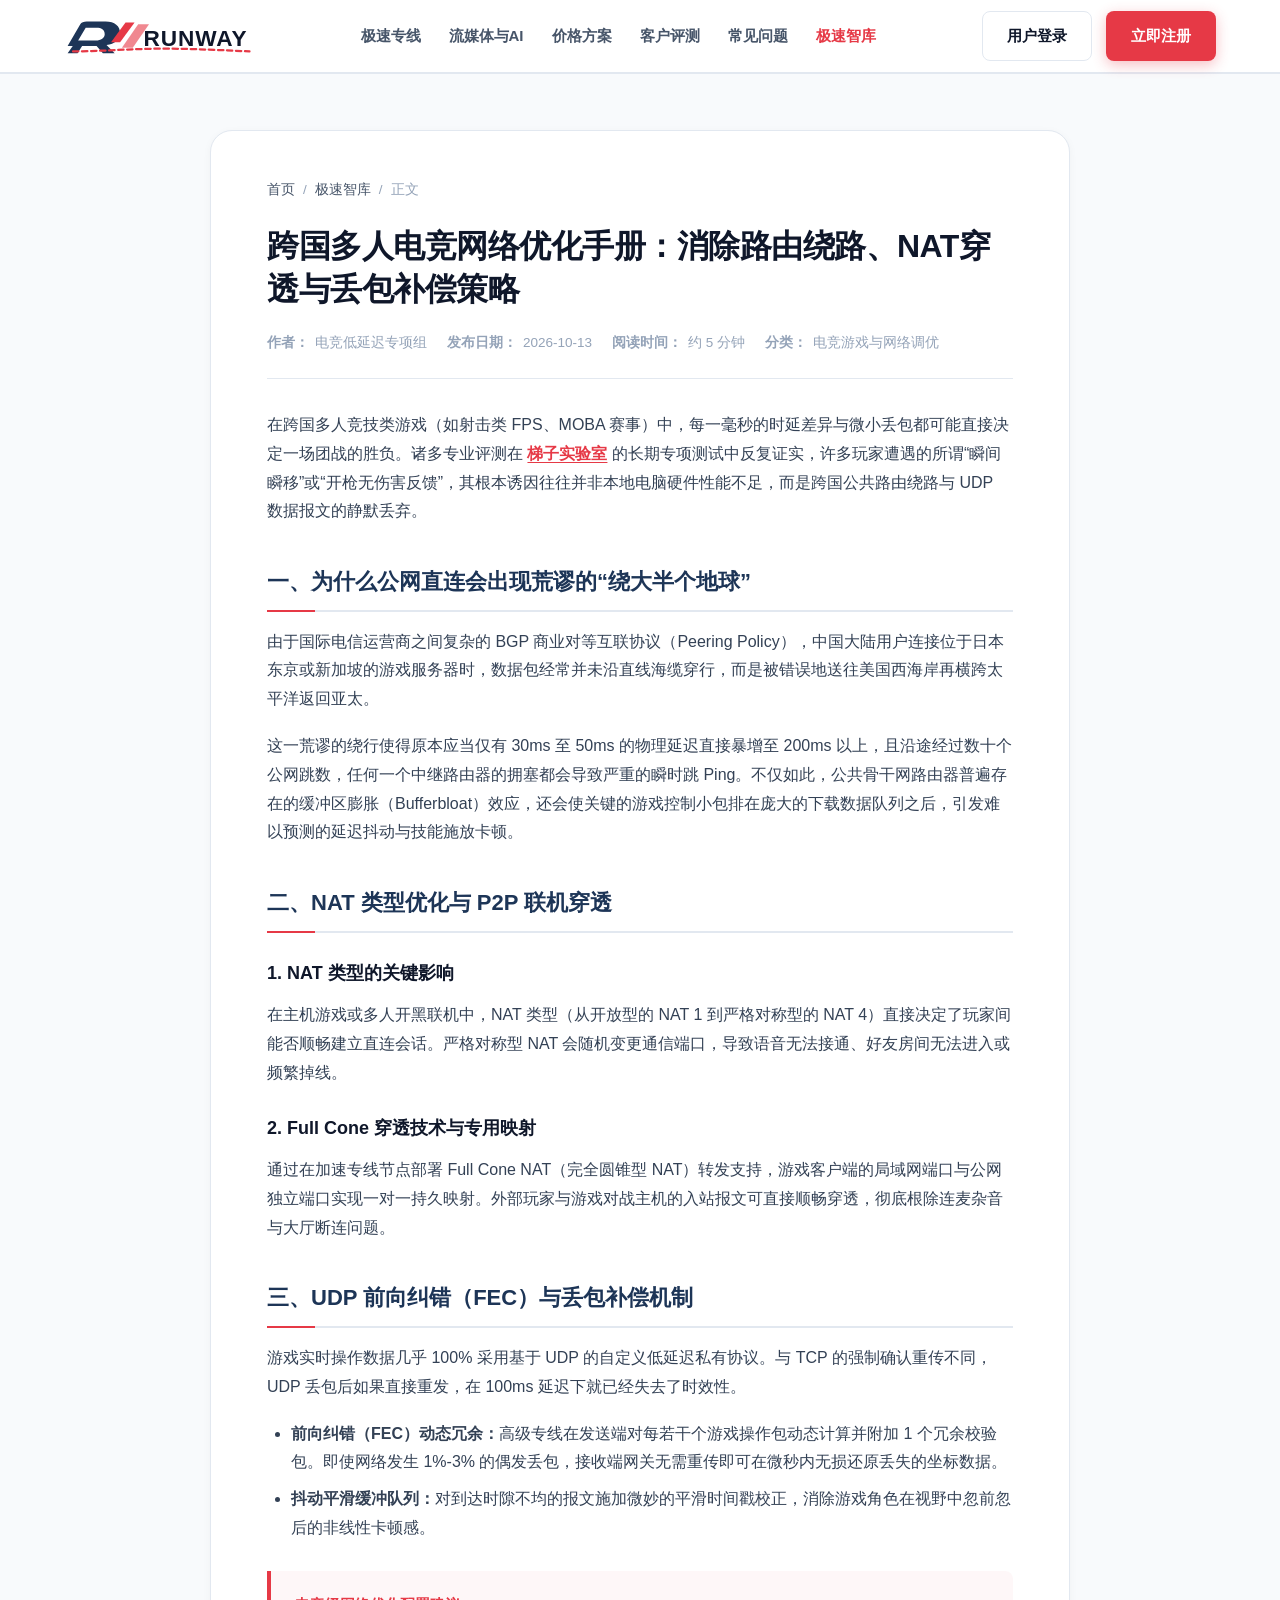
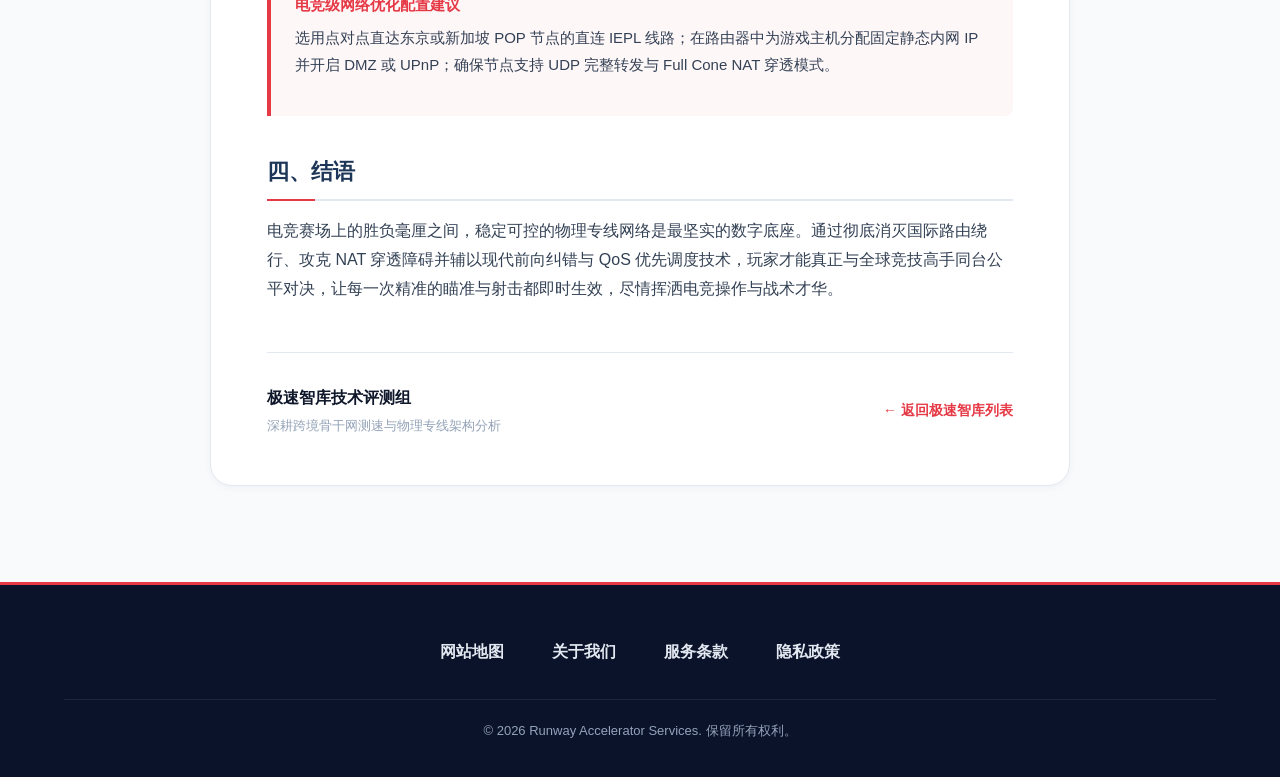
<file: cross-border-multiplayer-gaming-ping.html>
<!DOCTYPE html>
<html lang="zh-CN">
<head>
  <meta charset="UTF-8">
  <meta name="viewport" content="width=device-width, initial-scale=1.0">
  <title>跨国多人电竞网络优化手册：消除路由绕路、NAT穿透与丢包补偿策略 - 极速智库</title>
  <meta name="description" content="实战解析跨国多人竞技游戏中的网络痛点。探讨解决国际路由绕路、Full Cone NAT 穿透优化、UDP 乱序恢复机制及高刷新竞技下的丢包补偿策略。">
  <meta name="keywords" content="跨国电竞加速, 游戏低延迟, 路由绕路解决, NAT类型穿透, UDP数据包优化, 丢包补偿">
  <link rel="canonical" href="https://runwayvpn.click/cross-border-multiplayer-gaming-ping.html">
  
  <meta property="og:type" content="article">
  <meta property="og:site_name" content="Runway">
  <meta property="og:title" content="跨国多人电竞网络优化手册：消除路由绕路、NAT穿透与丢包补偿策略">
  <meta property="og:description" content="毫秒必争的竞技场：详解国际游戏数据包如何通过专线旁路实现极低平稳延迟。">
  <meta property="og:url" content="https://runwayvpn.click/cross-border-multiplayer-gaming-ping.html">
  <meta property="og:image" content="https://runwayvpn.click/og-preview.jpg">

  <!-- JSON-LD BreadcrumbList -->
  <script type="application/ld+json">
  {
    "@context": "https://schema.org",
    "@type": "BreadcrumbList",
    "itemListElement": [
      {
        "@type": "ListItem",
        "position": 1,
        "name": "Runway 首页",
        "item": "https://runwayvpn.click/"
      },
      {
        "@type": "ListItem",
        "position": 2,
        "name": "极速智库",
        "item": "https://runwayvpn.click/insights.html"
      },
      {
        "@type": "ListItem",
        "position": 3,
        "name": "跨国电竞网络优化",
        "item": "https://runwayvpn.click/cross-border-multiplayer-gaming-ping.html"
      }
    ]
  }
  </script>

  <link rel="stylesheet" href="style.css">
</head>
<body>

  <!-- 顶部气动流线导航 -->
  <header class="site-header">
    <div class="container nav-wrap">
      <a href="index.html" class="site-logo" aria-label="Runway 首页">
        <svg class="logo-svg" viewBox="0 0 210 42" fill="none" xmlns="http://www.w3.org/2000/svg">
          <path d="M4 32L18 8C19 6 22 5 25 5H46C56 5 62 10 62 18C62 25 56 30 47 31L56 40H43L36 32H20L15 40H4L14 26H35C41 26 45 23 45 19C45 14 41 12 36 12H24L12 32H4Z" fill="#1D3557"/>
          <path d="M52 28L68 6H78L62 28H52Z" fill="#E63946"/>
          <path d="M64 34L82 8H94L76 34H64Z" fill="#E63946" opacity="0.6"/>
          <text x="88" y="32" font-family="-apple-system, BlinkMacSystemFont, 'Segoe UI', Roboto, sans-serif" font-size="25" font-weight="900" letter-spacing="1" fill="#0F172A">RUNWAY</text>
          <path d="M10 38C40 38 75 35 110 35C145 35 180 37 205 38" stroke="#E63946" stroke-width="2.5" stroke-linecap="round" stroke-dasharray="6 4"/>
        </svg>
      </a>

      <!-- 桌面端主导航链接 -->
      <nav class="site-nav" aria-label="主导航菜单">
        <a href="index.html#features">极速专线</a>
        <a href="index.html#media-ai">流媒体与AI</a>
        <a href="index.html#pricing">价格方案</a>
        <a href="index.html#testimonials">客户评测</a>
        <a href="index.html#faq">常见问题</a>
        <a href="insights.html" style="color: var(--primary);">极速智库</a>
      </nav>

      <div class="header-actions">
        <a href="https://ww012.twilightaff.com/#/?code=A56DH1Af" target="_blank" rel="nofollow" class="btn btn-outline">用户登录</a>
        <a href="https://ww012.twilightaff.com/#/?code=A56DH1Af" target="_blank" rel="nofollow" class="btn btn-primary">立即注册</a>
      </div>

      <button class="mobile-menu-toggle" id="mobileMenuToggle" aria-label="切换导航菜单" aria-expanded="false">
        <span></span><span></span><span></span>
      </button>
    </div>

    <div class="mobile-nav-panel" id="mobileNavPanel">
      <ul class="mobile-nav-links">
        <li><a href="index.html#features"><span>极速专线优势</span><small>→</small></a></li>
        <li><a href="index.html#media-ai"><span>全天候流媒体与AI</span><small>→</small></a></li>
        <li><a href="index.html#pricing"><span>极速领航专享方案</span><small>→</small></a></li>
        <li><a href="index.html#testimonials"><span>领航先锋真实评测</span><small>→</small></a></li>
        <li><a href="index.html#faq"><span>常见疑问解答</span><small>→</small></a></li>
        <li><a href="insights.html"><span>极速智库资讯专栏</span><small>→</small></a></li>
      </ul>
      <div class="mobile-nav-actions">
        <a href="https://ww012.twilightaff.com/#/?code=A56DH1Af" target="_blank" rel="nofollow" class="btn btn-outline">用户登录</a>
        <a href="https://ww012.twilightaff.com/#/?code=A56DH1Af" target="_blank" rel="nofollow" class="btn btn-primary">立即注册体验</a>
      </div>
    </div>
  </header>

  <main class="article-reading-sheet">
    <div class="container">
      <div class="article-container">
        
        <nav class="article-breadcrumb" aria-label="路径导航">
          <a href="index.html">首页</a>
          <span>/</span>
          <a href="insights.html">极速智库</a>
          <span>/</span>
          <span>正文</span>
        </nav>

        <h1 class="article-headline">跨国多人电竞网络优化手册：消除路由绕路、NAT穿透与丢包补偿策略</h1>

        <div class="article-meta-bar">
          <span><strong>作者：</strong>电竞低延迟专项组</span>
          <span><strong>发布日期：</strong>2026-10-13</span>
          <span><strong>阅读时间：</strong>约 5 分钟</span>
          <span><strong>分类：</strong>电竞游戏与网络调优</span>
        </div>

        <div class="article-body">
          <p>
            在跨国多人竞技类游戏（如射击类 FPS、MOBA 赛事）中，每一毫秒的时延差异与微小丢包都可能直接决定一场团战的胜负。诸多专业评测在 <a href="#plans" target="_blank">梯子实验室</a> 的长期专项测试中反复证实，许多玩家遭遇的所谓“瞬间瞬移”或“开枪无伤害反馈”，其根本诱因往往并非本地电脑硬件性能不足，而是跨国公共路由绕路与 UDP 数据报文的静默丢弃。
          </p>

          <h2>一、为什么公网直连会出现荒谬的“绕大半个地球”</h2>
          <p>
            由于国际电信运营商之间复杂的 BGP 商业对等互联协议（Peering Policy），中国大陆用户连接位于日本东京或新加坡的游戏服务器时，数据包经常并未沿直线海缆穿行，而是被错误地送往美国西海岸再横跨太平洋返回亚太。
          </p>
          <p>
            这一荒谬的绕行使得原本应当仅有 30ms 至 50ms 的物理延迟直接暴增至 200ms 以上，且沿途经过数十个公网跳数，任何一个中继路由器的拥塞都会导致严重的瞬时跳 Ping。不仅如此，公共骨干网路由器普遍存在的缓冲区膨胀（Bufferbloat）效应，还会使关键的游戏控制小包排在庞大的下载数据队列之后，引发难以预测的延迟抖动与技能施放卡顿。
          </p>

          <h2>二、NAT 类型优化与 P2P 联机穿透</h2>
          <h3>1. NAT 类型的关键影响</h3>
          <p>
            在主机游戏或多人开黑联机中，NAT 类型（从开放型的 NAT 1 到严格对称型的 NAT 4）直接决定了玩家间能否顺畅建立直连会话。严格对称型 NAT 会随机变更通信端口，导致语音无法接通、好友房间无法进入或频繁掉线。
          </p>
          <h3>2. Full Cone 穿透技术与专用映射</h3>
          <p>
            通过在加速专线节点部署 Full Cone NAT（完全圆锥型 NAT）转发支持，游戏客户端的局域网端口与公网独立端口实现一对一持久映射。外部玩家与游戏对战主机的入站报文可直接顺畅穿透，彻底根除连麦杂音与大厅断连问题。
          </p>

          <h2>三、UDP 前向纠错（FEC）与丢包补偿机制</h2>
          <p>
            游戏实时操作数据几乎 100% 采用基于 UDP 的自定义低延迟私有协议。与 TCP 的强制确认重传不同，UDP 丢包后如果直接重发，在 100ms 延迟下就已经失去了时效性。
          </p>
          <ul>
            <li><strong>前向纠错（FEC）动态冗余：</strong>高级专线在发送端对每若干个游戏操作包动态计算并附加 1 个冗余校验包。即使网络发生 1%-3% 的偶发丢包，接收端网关无需重传即可在微秒内无损还原丢失的坐标数据。</li>
            <li><strong>抖动平滑缓冲队列：</strong>对到达时隙不均的报文施加微妙的平滑时间戳校正，消除游戏角色在视野中忽前忽后的非线性卡顿感。</li>
          </ul>

          <div class="article-callout">
            <div class="article-callout-title">电竞级网络优化配置建议</div>
            <p>
              选用点对点直达东京或新加坡 POP 节点的直连 IEPL 线路；在路由器中为游戏主机分配固定静态内网 IP 并开启 DMZ 或 UPnP；确保节点支持 UDP 完整转发与 Full Cone NAT 穿透模式。
            </p>
          </div>

          <h2>四、结语</h2>
          <p>
            电竞赛场上的胜负毫厘之间，稳定可控的物理专线网络是最坚实的数字底座。通过彻底消灭国际路由绕行、攻克 NAT 穿透障碍并辅以现代前向纠错与 QoS 优先调度技术，玩家才能真正与全球竞技高手同台公平对决，让每一次精准的瞄准与射击都即时生效，尽情挥洒电竞操作与战术才华。
          </p>
        </div>

        <div class="article-author-card">
          <div>
            <strong>极速智库技术评测组</strong>
            <p style="font-size: 13px; color: var(--slate-400); margin: 4px 0 0;">深耕跨境骨干网测速与物理专线架构分析</p>
          </div>
          <a href="insights.html" class="insight-read-more">&larr; 返回极速智库列表</a>
        </div>

      </div>
    </div>
  </main>

  <footer class="site-footer">
    <div class="container footer-content">
      <nav class="footer-nav">
        <a href="sitemap.html">网站地图</a>
        <a href="about.html">关于我们</a>
        <a href="terms.html">服务条款</a>
        <a href="privacy.html">隐私政策</a>
      </nav>
      <div class="footer-copy">
        &copy; 2026 Runway Accelerator Services. 保留所有权利。
      </div>
    </div>
  </footer>

  <script>
    document.addEventListener('DOMContentLoaded', function() {
      var toggle = document.getElementById('mobileMenuToggle');
      var panel = document.getElementById('mobileNavPanel');
      if (toggle && panel) {
        toggle.addEventListener('click', function(e) {
          e.stopPropagation();
          var isOpen = panel.classList.contains('is-open');
          toggle.classList.toggle('active', !isOpen);
          panel.classList.toggle('is-open', !isOpen);
          toggle.setAttribute('aria-expanded', !isOpen);
        });
        panel.querySelectorAll('a').forEach(function(link) {
          link.addEventListener('click', function() {
            toggle.classList.remove('active');
            panel.classList.remove('is-open');
            toggle.setAttribute('aria-expanded', 'false');
          });
        });
        document.addEventListener('click', function(e) {
          if (!panel.contains(e.target) && !toggle.contains(e.target)) {
            toggle.classList.remove('active');
            panel.classList.remove('is-open');
            toggle.setAttribute('aria-expanded', 'false');
          }
        });
      }
    });
  </script>

</body>
</html>
</file>
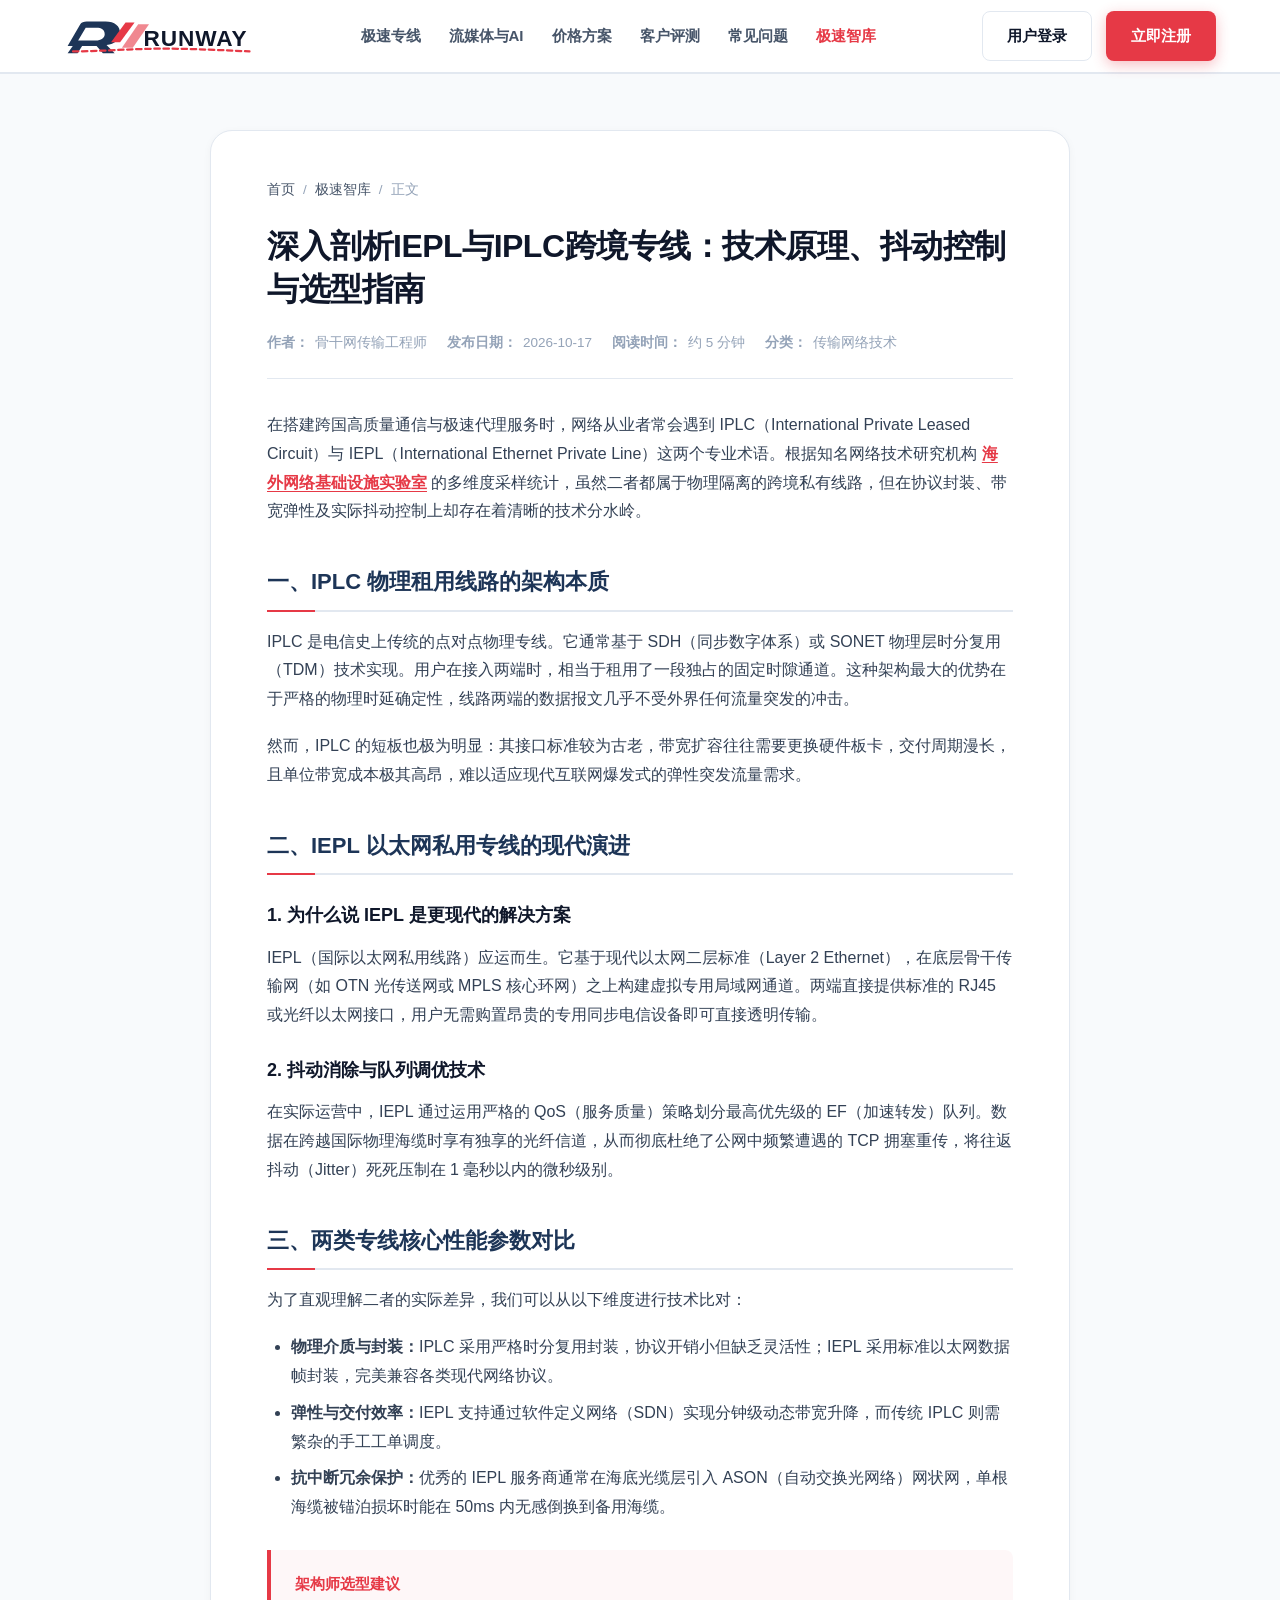
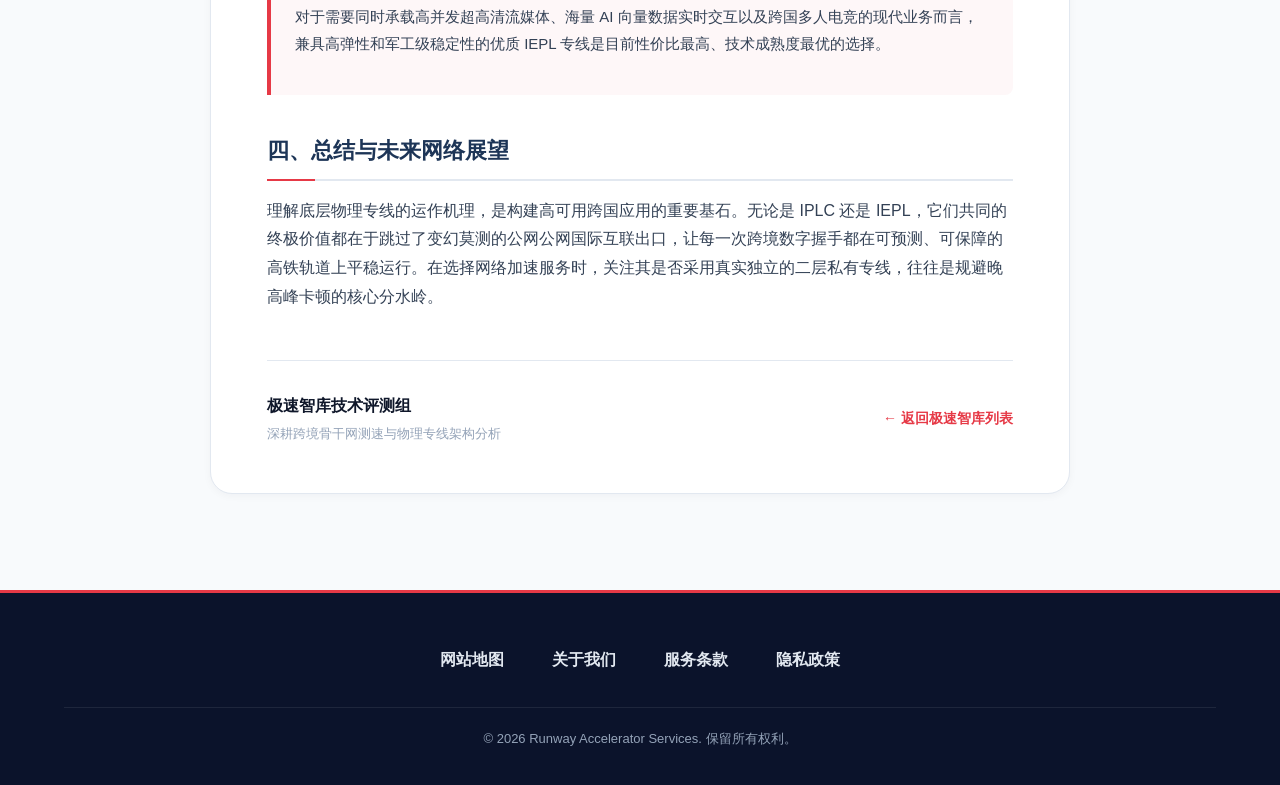
<file: iepl-vs-iplc-latency-mechanisms.html>
<!DOCTYPE html>
<html lang="zh-CN">
<head>
  <meta charset="UTF-8">
  <meta name="viewport" content="width=device-width, initial-scale=1.0">
  <title>深入剖析IEPL与IPLC跨境专线：技术原理、抖动控制与选型指南 - 极速智库</title>
  <meta name="description" content="深度解析国际以太网私用专线（IEPL）与国际私有租用线路（IPLC）在二层封装、光传输调度、抖动消除及成本架构上的核心差异与选型指南。">
  <meta name="keywords" content="IEPL专线, IPLC专线, 跨境网络原理, 抖动控制, 网络时延, 专线选型">
  <link rel="canonical" href="https://runwayvpn.click/iepl-vs-iplc-latency-mechanisms.html">
  
  <meta property="og:type" content="article">
  <meta property="og:site_name" content="Runway">
  <meta property="og:title" content="深入剖析IEPL与IPLC跨境专线：技术原理、抖动控制与选型指南">
  <meta property="og:description" content="从二层物理光纤到端到端封装协议，读懂高端专线背后的技术实质。">
  <meta property="og:url" content="https://runwayvpn.click/iepl-vs-iplc-latency-mechanisms.html">
  <meta property="og:image" content="https://runwayvpn.click/og-preview.jpg">

  <!-- JSON-LD BreadcrumbList -->
  <script type="application/ld+json">
  {
    "@context": "https://schema.org",
    "@type": "BreadcrumbList",
    "itemListElement": [
      {
        "@type": "ListItem",
        "position": 1,
        "name": "Runway 首页",
        "item": "https://runwayvpn.click/"
      },
      {
        "@type": "ListItem",
        "position": 2,
        "name": "极速智库",
        "item": "https://runwayvpn.click/insights.html"
      },
      {
        "@type": "ListItem",
        "position": 3,
        "name": "IEPL与IPLC深度解析",
        "item": "https://runwayvpn.click/iepl-vs-iplc-latency-mechanisms.html"
      }
    ]
  }
  </script>

  <link rel="stylesheet" href="style.css">
</head>
<body>

  <!-- 顶部气动流线导航 -->
  <header class="site-header">
    <div class="container nav-wrap">
      <a href="index.html" class="site-logo" aria-label="Runway 首页">
        <svg class="logo-svg" viewBox="0 0 210 42" fill="none" xmlns="http://www.w3.org/2000/svg">
          <path d="M4 32L18 8C19 6 22 5 25 5H46C56 5 62 10 62 18C62 25 56 30 47 31L56 40H43L36 32H20L15 40H4L14 26H35C41 26 45 23 45 19C45 14 41 12 36 12H24L12 32H4Z" fill="#1D3557"/>
          <path d="M52 28L68 6H78L62 28H52Z" fill="#E63946"/>
          <path d="M64 34L82 8H94L76 34H64Z" fill="#E63946" opacity="0.6"/>
          <text x="88" y="32" font-family="-apple-system, BlinkMacSystemFont, 'Segoe UI', Roboto, sans-serif" font-size="25" font-weight="900" letter-spacing="1" fill="#0F172A">RUNWAY</text>
          <path d="M10 38C40 38 75 35 110 35C145 35 180 37 205 38" stroke="#E63946" stroke-width="2.5" stroke-linecap="round" stroke-dasharray="6 4"/>
        </svg>
      </a>

      <!-- 桌面端主导航链接 -->
      <nav class="site-nav" aria-label="主导航菜单">
        <a href="index.html#features">极速专线</a>
        <a href="index.html#media-ai">流媒体与AI</a>
        <a href="index.html#pricing">价格方案</a>
        <a href="index.html#testimonials">客户评测</a>
        <a href="index.html#faq">常见问题</a>
        <a href="insights.html" style="color: var(--primary);">极速智库</a>
      </nav>

      <div class="header-actions">
        <a href="https://ww012.twilightaff.com/#/?code=A56DH1Af" target="_blank" rel="nofollow" class="btn btn-outline">用户登录</a>
        <a href="https://ww012.twilightaff.com/#/?code=A56DH1Af" target="_blank" rel="nofollow" class="btn btn-primary">立即注册</a>
      </div>

      <button class="mobile-menu-toggle" id="mobileMenuToggle" aria-label="切换导航菜单" aria-expanded="false">
        <span></span><span></span><span></span>
      </button>
    </div>

    <div class="mobile-nav-panel" id="mobileNavPanel">
      <ul class="mobile-nav-links">
        <li><a href="index.html#features"><span>极速专线优势</span><small>→</small></a></li>
        <li><a href="index.html#media-ai"><span>全天候流媒体与AI</span><small>→</small></a></li>
        <li><a href="index.html#pricing"><span>极速领航专享方案</span><small>→</small></a></li>
        <li><a href="index.html#testimonials"><span>领航先锋真实评测</span><small>→</small></a></li>
        <li><a href="index.html#faq"><span>常见疑问解答</span><small>→</small></a></li>
        <li><a href="insights.html"><span>极速智库资讯专栏</span><small>→</small></a></li>
      </ul>
      <div class="mobile-nav-actions">
        <a href="https://ww012.twilightaff.com/#/?code=A56DH1Af" target="_blank" rel="nofollow" class="btn btn-outline">用户登录</a>
        <a href="https://ww012.twilightaff.com/#/?code=A56DH1Af" target="_blank" rel="nofollow" class="btn btn-primary">立即注册体验</a>
      </div>
    </div>
  </header>

  <main class="article-reading-sheet">
    <div class="container">
      <div class="article-container">
        
        <nav class="article-breadcrumb" aria-label="路径导航">
          <a href="index.html">首页</a>
          <span>/</span>
          <a href="insights.html">极速智库</a>
          <span>/</span>
          <span>正文</span>
        </nav>

        <h1 class="article-headline">深入剖析IEPL与IPLC跨境专线：技术原理、抖动控制与选型指南</h1>

        <div class="article-meta-bar">
          <span><strong>作者：</strong>骨干网传输工程师</span>
          <span><strong>发布日期：</strong>2026-10-17</span>
          <span><strong>阅读时间：</strong>约 5 分钟</span>
          <span><strong>分类：</strong>传输网络技术</span>
        </div>

        <div class="article-body">
          <p>
            在搭建跨国高质量通信与极速代理服务时，网络从业者常会遇到 IPLC（International Private Leased Circuit）与 IEPL（International Ethernet Private Line）这两个专业术语。根据知名网络技术研究机构 <a href="#plans" target="_blank">海外网络基础设施实验室</a> 的多维度采样统计，虽然二者都属于物理隔离的跨境私有线路，但在协议封装、带宽弹性及实际抖动控制上却存在着清晰的技术分水岭。
          </p>

          <h2>一、IPLC 物理租用线路的架构本质</h2>
          <p>
            IPLC 是电信史上传统的点对点物理专线。它通常基于 SDH（同步数字体系）或 SONET 物理层时分复用（TDM）技术实现。用户在接入两端时，相当于租用了一段独占的固定时隙通道。这种架构最大的优势在于严格的物理时延确定性，线路两端的数据报文几乎不受外界任何流量突发的冲击。
          </p>
          <p>
            然而，IPLC 的短板也极为明显：其接口标准较为古老，带宽扩容往往需要更换硬件板卡，交付周期漫长，且单位带宽成本极其高昂，难以适应现代互联网爆发式的弹性突发流量需求。
          </p>

          <h2>二、IEPL 以太网私用专线的现代演进</h2>
          <h3>1. 为什么说 IEPL 是更现代的解决方案</h3>
          <p>
            IEPL（国际以太网私用线路）应运而生。它基于现代以太网二层标准（Layer 2 Ethernet），在底层骨干传输网（如 OTN 光传送网或 MPLS 核心环网）之上构建虚拟专用局域网通道。两端直接提供标准的 RJ45 或光纤以太网接口，用户无需购置昂贵的专用同步电信设备即可直接透明传输。
          </p>
          <h3>2. 抖动消除与队列调优技术</h3>
          <p>
            在实际运营中，IEPL 通过运用严格的 QoS（服务质量）策略划分最高优先级的 EF（加速转发）队列。数据在跨越国际物理海缆时享有独享的光纤信道，从而彻底杜绝了公网中频繁遭遇的 TCP 拥塞重传，将往返抖动（Jitter）死死压制在 1 毫秒以内的微秒级别。
          </p>

          <h2>三、两类专线核心性能参数对比</h2>
          <p>
            为了直观理解二者的实际差异，我们可以从以下维度进行技术比对：
          </p>
          <ul>
            <li><strong>物理介质与封装：</strong>IPLC 采用严格时分复用封装，协议开销小但缺乏灵活性；IEPL 采用标准以太网数据帧封装，完美兼容各类现代网络协议。</li>
            <li><strong>弹性与交付效率：</strong>IEPL 支持通过软件定义网络（SDN）实现分钟级动态带宽升降，而传统 IPLC 则需繁杂的手工工单调度。</li>
            <li><strong>抗中断冗余保护：</strong>优秀的 IEPL 服务商通常在海底光缆层引入 ASON（自动交换光网络）网状网，单根海缆被锚泊损坏时能在 50ms 内无感倒换到备用海缆。</li>
          </ul>

          <div class="article-callout">
            <div class="article-callout-title">架构师选型建议</div>
            <p>
              对于需要同时承载高并发超高清流媒体、海量 AI 向量数据实时交互以及跨国多人电竞的现代业务而言，兼具高弹性和军工级稳定性的优质 IEPL 专线是目前性价比最高、技术成熟度最优的选择。
            </p>
          </div>

          <h2>四、总结与未来网络展望</h2>
          <p>
            理解底层物理专线的运作机理，是构建高可用跨国应用的重要基石。无论是 IPLC 还是 IEPL，它们共同的终极价值都在于跳过了变幻莫测的公网公网国际互联出口，让每一次跨境数字握手都在可预测、可保障的高铁轨道上平稳运行。在选择网络加速服务时，关注其是否采用真实独立的二层私有专线，往往是规避晚高峰卡顿的核心分水岭。
          </p>
        </div>

        <div class="article-author-card">
          <div>
            <strong>极速智库技术评测组</strong>
            <p style="font-size: 13px; color: var(--slate-400); margin: 4px 0 0;">深耕跨境骨干网测速与物理专线架构分析</p>
          </div>
          <a href="insights.html" class="insight-read-more">&larr; 返回极速智库列表</a>
        </div>

      </div>
    </div>
  </main>

  <footer class="site-footer">
    <div class="container footer-content">
      <nav class="footer-nav">
        <a href="sitemap.html">网站地图</a>
        <a href="about.html">关于我们</a>
        <a href="terms.html">服务条款</a>
        <a href="privacy.html">隐私政策</a>
      </nav>
      <div class="footer-copy">
        &copy; 2026 Runway Accelerator Services. 保留所有权利。
      </div>
    </div>
  </footer>

  <script>
    document.addEventListener('DOMContentLoaded', function() {
      var toggle = document.getElementById('mobileMenuToggle');
      var panel = document.getElementById('mobileNavPanel');
      if (toggle && panel) {
        toggle.addEventListener('click', function(e) {
          e.stopPropagation();
          var isOpen = panel.classList.contains('is-open');
          toggle.classList.toggle('active', !isOpen);
          panel.classList.toggle('is-open', !isOpen);
          toggle.setAttribute('aria-expanded', !isOpen);
        });
        panel.querySelectorAll('a').forEach(function(link) {
          link.addEventListener('click', function() {
            toggle.classList.remove('active');
            panel.classList.remove('is-open');
            toggle.setAttribute('aria-expanded', 'false');
          });
        });
        document.addEventListener('click', function(e) {
          if (!panel.contains(e.target) && !toggle.contains(e.target)) {
            toggle.classList.remove('active');
            panel.classList.remove('is-open');
            toggle.setAttribute('aria-expanded', 'false');
          }
        });
      }
    });
  </script>

</body>
</html>
</file>
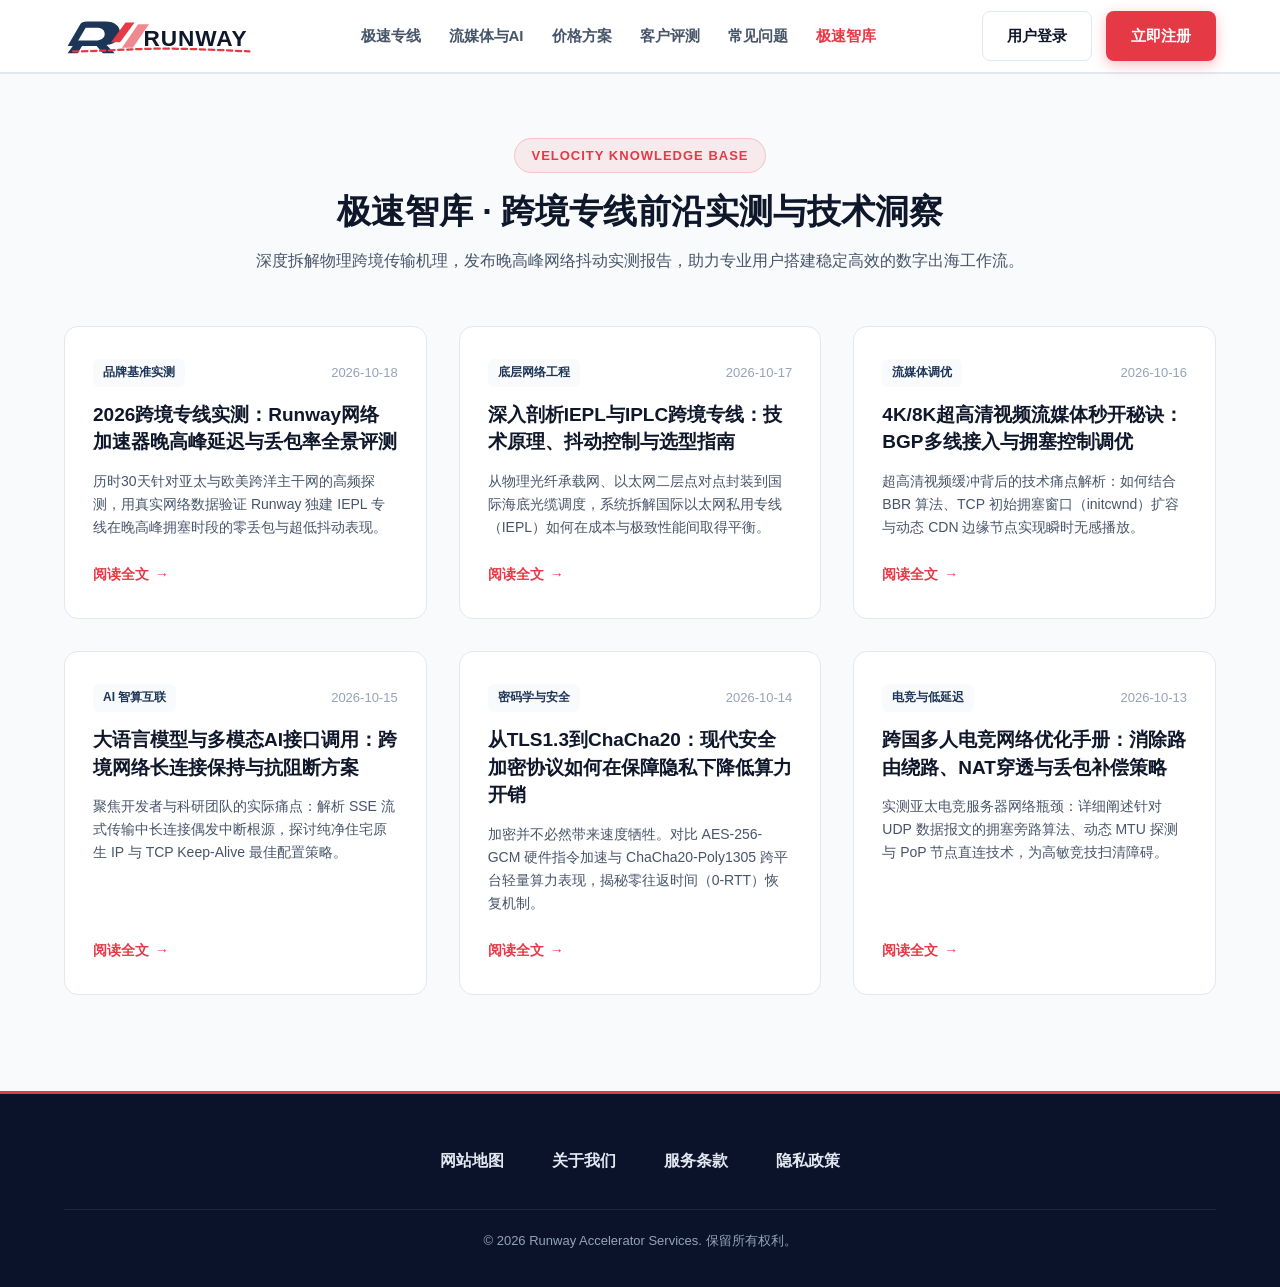
<file: insights.html>
<!DOCTYPE html>
<html lang="zh-CN">
<head>
  <meta charset="UTF-8">
  <meta name="viewport" content="width=device-width, initial-scale=1.0">
  <title>极速智库 - Runway 跨境专线加速深度技术文献与实测观察</title>
  <meta name="description" content="Runway 极速智库为您汇编跨境专线加速前沿资讯、IEPL与IPLC对比实测、4K流媒体低延迟调优、大模型AI长连接保障及现代加密协议深度剖析。">
  <meta name="keywords" content="极速智库, 网络加速资讯, IEPL专线实测, 机场推荐, 4K流媒体加速, Runway技术评测">
  <link rel="canonical" href="https://runwayvpn.click/insights.html">
  
  <!-- Open Graph -->
  <meta property="og:type" content="website">
  <meta property="og:site_name" content="Runway">
  <meta property="og:title" content="极速智库 - Runway 跨境专线加速深度技术文献与实测观察">
  <meta property="og:description" content="汇聚前沿网络工程见解、国际专线测速基准与跨境协议调优实操指南。">
  <meta property="og:url" content="https://runwayvpn.click/insights.html">
  <meta property="og:image" content="https://runwayvpn.click/og-preview.jpg">

  <!-- Twitter Card -->
  <meta name="twitter:card" content="summary_large_image">
  <meta name="twitter:title" content="极速智库 - Runway 跨境专线加速深度技术文献">
  <meta name="twitter:description" content="汇聚前沿网络工程见解、国际专线测速基准与跨境协议调优实操指南。">

  <!-- JSON-LD BreadcrumbList -->
  <script type="application/ld+json">
  {
    "@context": "https://schema.org",
    "@type": "BreadcrumbList",
    "itemListElement": [
      {
        "@type": "ListItem",
        "position": 1,
        "name": "Runway 首页",
        "item": "https://runwayvpn.click/"
      },
      {
        "@type": "ListItem",
        "position": 2,
        "name": "极速智库",
        "item": "https://runwayvpn.click/insights.html"
      }
    ]
  }
  </script>

  <link rel="stylesheet" href="style.css">
</head>
<body>

  <!-- 顶部气动流线导航 -->
  <header class="site-header">
    <div class="container nav-wrap">
      <a href="index.html" class="site-logo" aria-label="Runway 首页">
        <svg class="logo-svg" viewBox="0 0 210 42" fill="none" xmlns="http://www.w3.org/2000/svg">
          <path d="M4 32L18 8C19 6 22 5 25 5H46C56 5 62 10 62 18C62 25 56 30 47 31L56 40H43L36 32H20L15 40H4L14 26H35C41 26 45 23 45 19C45 14 41 12 36 12H24L12 32H4Z" fill="#1D3557"/>
          <path d="M52 28L68 6H78L62 28H52Z" fill="#E63946"/>
          <path d="M64 34L82 8H94L76 34H64Z" fill="#E63946" opacity="0.6"/>
          <text x="88" y="32" font-family="-apple-system, BlinkMacSystemFont, 'Segoe UI', Roboto, sans-serif" font-size="25" font-weight="900" letter-spacing="1" fill="#0F172A">RUNWAY</text>
          <path d="M10 38C40 38 75 35 110 35C145 35 180 37 205 38" stroke="#E63946" stroke-width="2.5" stroke-linecap="round" stroke-dasharray="6 4"/>
        </svg>
      </a>

      <!-- 桌面端主导航链接 -->
      <nav class="site-nav" aria-label="主导航菜单">
        <a href="index.html#features">极速专线</a>
        <a href="index.html#media-ai">流媒体与AI</a>
        <a href="index.html#pricing">价格方案</a>
        <a href="index.html#testimonials">客户评测</a>
        <a href="index.html#faq">常见问题</a>
        <a href="insights.html" class="active" style="color: var(--primary);">极速智库</a>
      </nav>

      <!-- 桌面端行动操作按钮 -->
      <div class="header-actions">
        <a href="https://ww012.twilightaff.com/#/?code=A56DH1Af" target="_blank" rel="nofollow" class="btn btn-outline">用户登录</a>
        <a href="https://ww012.twilightaff.com/#/?code=A56DH1Af" target="_blank" rel="nofollow" class="btn btn-primary">立即注册</a>
      </div>

      <!-- 移动端菜单切换按钮 -->
      <button class="mobile-menu-toggle" id="mobileMenuToggle" aria-label="切换导航菜单" aria-expanded="false">
        <span></span>
        <span></span>
        <span></span>
      </button>
    </div>

    <!-- 移动端导航菜单抽屉 -->
    <div class="mobile-nav-panel" id="mobileNavPanel">
      <ul class="mobile-nav-links">
        <li><a href="index.html#features"><span>极速专线优势</span><small>→</small></a></li>
        <li><a href="index.html#media-ai"><span>全天候流媒体与AI</span><small>→</small></a></li>
        <li><a href="index.html#pricing"><span>极速领航专享方案</span><small>→</small></a></li>
        <li><a href="index.html#testimonials"><span>领航先锋真实评测</span><small>→</small></a></li>
        <li><a href="index.html#faq"><span>常见疑问解答</span><small>→</small></a></li>
        <li><a href="insights.html"><span>极速智库资讯专栏</span><small>→</small></a></li>
      </ul>
      <div class="mobile-nav-actions">
        <a href="https://ww012.twilightaff.com/#/?code=A56DH1Af" target="_blank" rel="nofollow" class="btn btn-outline">用户登录</a>
        <a href="https://ww012.twilightaff.com/#/?code=A56DH1Af" target="_blank" rel="nofollow" class="btn btn-primary">立即注册体验</a>
      </div>
    </div>
  </header>

  <!-- 智库主体 -->
  <main class="insights-hub-section">
    <div class="container">
      <div class="insights-header">
        <div class="section-tag">VELOCITY KNOWLEDGE BASE</div>
        <h1 class="section-title">极速智库 · 跨境专线前沿实测与技术洞察</h1>
        <p class="section-subtitle">
          深度拆解物理跨境传输机理，发布晚高峰网络抖动实测报告，助力专业用户搭建稳定高效的数字出海工作流。
        </p>
      </div>

      <div class="insights-grid">
        <!-- 文章 1: Runway 评测 -->
        <article class="insight-card">
          <div class="insight-meta">
            <span class="insight-tag">品牌基准实测</span>
            <time datetime="2026-10-18">2026-10-18</time>
          </div>
          <h2 class="insight-title">
            <a href="runway-speed-benchmark-evaluation.html">2026跨境专线实测：Runway网络加速器晚高峰延迟与丢包率全景评测</a>
          </h2>
          <p class="insight-snippet">
            历时30天针对亚太与欧美跨洋主干网的高频探测，用真实网络数据验证 Runway 独建 IEPL 专线在晚高峰拥塞时段的零丢包与超低抖动表现。
          </p>
          <a href="runway-speed-benchmark-evaluation.html" class="insight-read-more">
            阅读全文 <span>&rarr;</span>
          </a>
        </article>

        <!-- 文章 2: 专线原理 -->
        <article class="insight-card">
          <div class="insight-meta">
            <span class="insight-tag">底层网络工程</span>
            <time datetime="2026-10-17">2026-10-17</time>
          </div>
          <h2 class="insight-title">
            <a href="iepl-vs-iplc-latency-mechanisms.html">深入剖析IEPL与IPLC跨境专线：技术原理、抖动控制与选型指南</a>
          </h2>
          <p class="insight-snippet">
            从物理光纤承载网、以太网二层点对点封装到国际海底光缆调度，系统拆解国际以太网私用专线（IEPL）如何在成本与极致性能间取得平衡。
          </p>
          <a href="iepl-vs-iplc-latency-mechanisms.html" class="insight-read-more">
            阅读全文 <span>&rarr;</span>
          </a>
        </article>

        <!-- 文章 3: 流媒体加速 -->
        <article class="insight-card">
          <div class="insight-meta">
            <span class="insight-tag">流媒体调优</span>
            <time datetime="2026-10-16">2026-10-16</time>
          </div>
          <h2 class="insight-title">
            <a href="ultra-hd-streaming-buffer-optimization.html">4K/8K超高清视频流媒体秒开秘诀：BGP多线接入与拥塞控制调优</a>
          </h2>
          <p class="insight-snippet">
            超高清视频缓冲背后的技术痛点解析：如何结合 BBR 算法、TCP 初始拥塞窗口（initcwnd）扩容与动态 CDN 边缘节点实现瞬时无感播放。
          </p>
          <a href="ultra-hd-streaming-buffer-optimization.html" class="insight-read-more">
            阅读全文 <span>&rarr;</span>
          </a>
        </article>

        <!-- 文章 4: AI 模型与 API -->
        <article class="insight-card">
          <div class="insight-meta">
            <span class="insight-tag">AI 智算互联</span>
            <time datetime="2026-10-15">2026-10-15</time>
          </div>
          <h2 class="insight-title">
            <a href="ai-model-api-token-latency-tuning.html">大语言模型与多模态AI接口调用：跨境网络长连接保持与抗阻断方案</a>
          </h2>
          <p class="insight-snippet">
            聚焦开发者与科研团队的实际痛点：解析 SSE 流式传输中长连接偶发中断根源，探讨纯净住宅原生 IP 与 TCP Keep-Alive 最佳配置策略。
          </p>
          <a href="ai-model-api-token-latency-tuning.html" class="insight-read-more">
            阅读全文 <span>&rarr;</span>
          </a>
        </article>

        <!-- 文章 5: 加密协议 -->
        <article class="insight-card">
          <div class="insight-meta">
            <span class="insight-tag">密码学与安全</span>
            <time datetime="2026-10-14">2026-10-14</time>
          </div>
          <h2 class="insight-title">
            <a href="modern-encryption-protocols-performance.html">从TLS1.3到ChaCha20：现代安全加密协议如何在保障隐私下降低算力开销</a>
          </h2>
          <p class="insight-snippet">
            加密并不必然带来速度牺牲。对比 AES-256-GCM 硬件指令加速与 ChaCha20-Poly1305 跨平台轻量算力表现，揭秘零往返时间（0-RTT）恢复机制。
          </p>
          <a href="modern-encryption-protocols-performance.html" class="insight-read-more">
            阅读全文 <span>&rarr;</span>
          </a>
        </article>

        <!-- 文章 6: 电竞赛事网络 -->
        <article class="insight-card">
          <div class="insight-meta">
            <span class="insight-tag">电竞与低延迟</span>
            <time datetime="2026-10-13">2026-10-13</time>
          </div>
          <h2 class="insight-title">
            <a href="cross-border-multiplayer-gaming-ping.html">跨国多人电竞网络优化手册：消除路由绕路、NAT穿透与丢包补偿策略</a>
          </h2>
          <p class="insight-snippet">
            实测亚太电竞服务器网络瓶颈：详细阐述针对 UDP 数据报文的拥塞旁路算法、动态 MTU 探测与 PoP 节点直连技术，为高敏竞技扫清障碍。
          </p>
          <a href="cross-border-multiplayer-gaming-ping.html" class="insight-read-more">
            阅读全文 <span>&rarr;</span>
          </a>
        </article>
      </div>
    </div>
  </main>

  <!-- 页脚仅保留 4 个独立页面 -->
  <footer class="site-footer">
    <div class="container footer-content">
      <nav class="footer-nav">
        <a href="sitemap.html">网站地图</a>
        <a href="about.html">关于我们</a>
        <a href="terms.html">服务条款</a>
        <a href="privacy.html">隐私政策</a>
      </nav>
      <div class="footer-copy">
        &copy; 2026 Runway Accelerator Services. 保留所有权利。
      </div>
    </div>
  </footer>

  <!-- 移动端导航交互逻辑 -->
  <script>
    document.addEventListener('DOMContentLoaded', function() {
      var toggle = document.getElementById('mobileMenuToggle');
      var panel = document.getElementById('mobileNavPanel');
      if (toggle && panel) {
        toggle.addEventListener('click', function(e) {
          e.stopPropagation();
          var isOpen = panel.classList.contains('is-open');
          toggle.classList.toggle('active', !isOpen);
          panel.classList.toggle('is-open', !isOpen);
          toggle.setAttribute('aria-expanded', !isOpen);
        });
        panel.querySelectorAll('a').forEach(function(link) {
          link.addEventListener('click', function() {
            toggle.classList.remove('active');
            panel.classList.remove('is-open');
            toggle.setAttribute('aria-expanded', 'false');
          });
        });
        document.addEventListener('click', function(e) {
          if (!panel.contains(e.target) && !toggle.contains(e.target)) {
            toggle.classList.remove('active');
            panel.classList.remove('is-open');
            toggle.setAttribute('aria-expanded', 'false');
          }
        });
      }
    });
  </script>

</body>
</html>
</file>
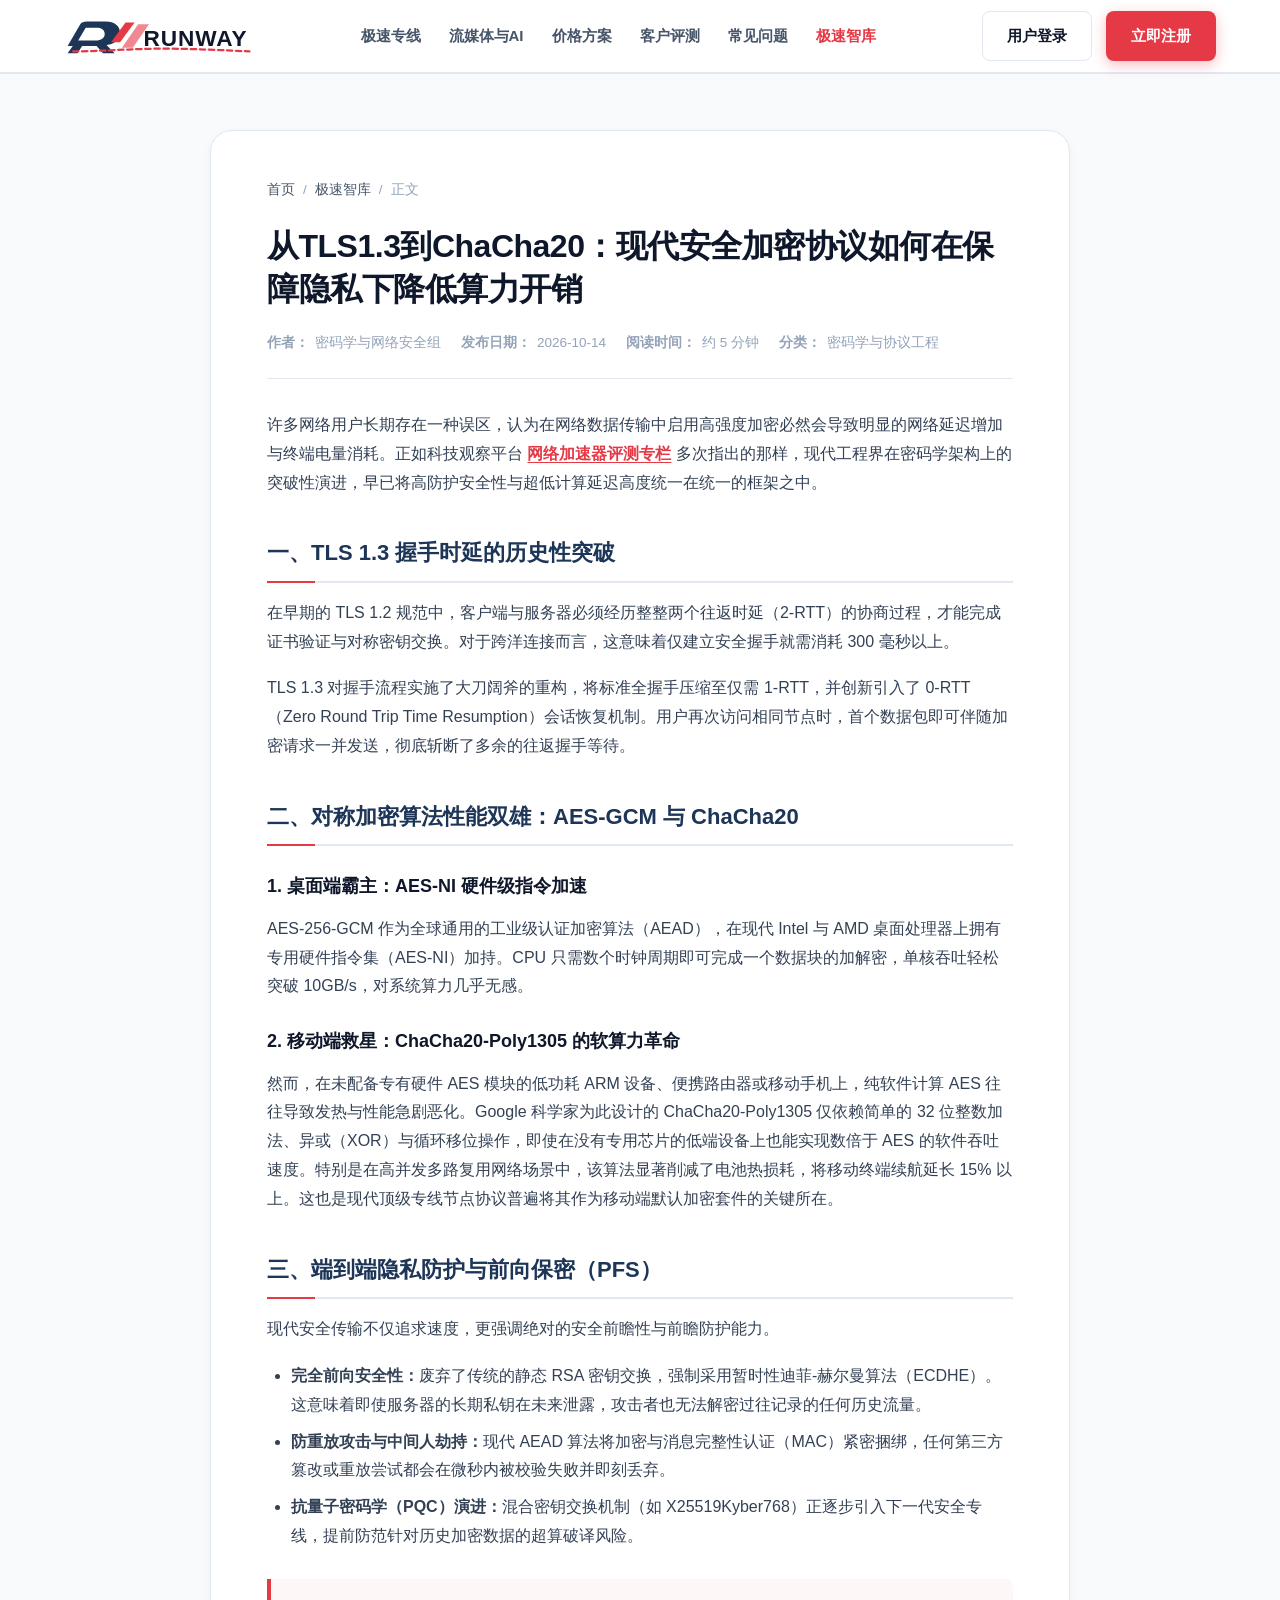
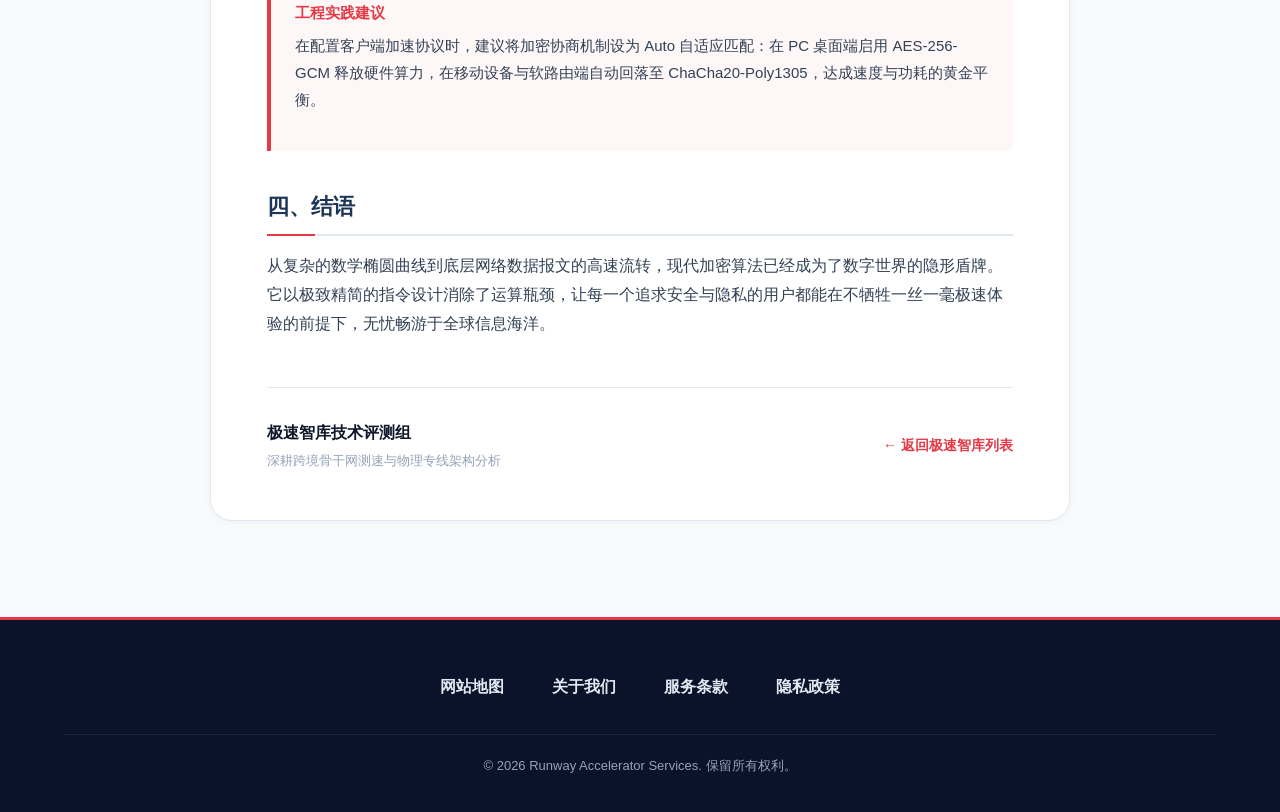
<file: modern-encryption-protocols-performance.html>
<!DOCTYPE html>
<html lang="zh-CN">
<head>
  <meta charset="UTF-8">
  <meta name="viewport" content="width=device-width, initial-scale=1.0">
  <title>从TLS1.3到ChaCha20：现代安全加密协议如何在保障隐私下降低算力开销 - 极速智库</title>
  <meta name="description" content="深入解析现代密码学在高速网络代理中的工程权衡。对比 TLS 1.3 零往返（0-RTT）恢复机制、AES-NI 硬件指令集与 ChaCha20-Poly1305 在移动低功耗设备上的算力吞吐与隐私防护。">
  <meta name="keywords" content="TLS1.3协议, ChaCha20加密, AES-256-GCM, 零往返时间, 0-RTT, 算力开销, 网络隐私安全">
  <link rel="canonical" href="https://runwayvpn.click/modern-encryption-protocols-performance.html">
  
  <meta property="og:type" content="article">
  <meta property="og:site_name" content="Runway">
  <meta property="og:title" content="从TLS1.3到ChaCha20：现代安全加密协议如何在保障隐私下降低算力开销">
  <meta property="og:description" content="破解加密等于降速的迷思：详解现代高效能加密套件如何兼顾铜墙铁壁与轻盈极速。">
  <meta property="og:url" content="https://runwayvpn.click/modern-encryption-protocols-performance.html">
  <meta property="og:image" content="https://runwayvpn.click/og-preview.jpg">

  <!-- JSON-LD BreadcrumbList -->
  <script type="application/ld+json">
  {
    "@context": "https://schema.org",
    "@type": "BreadcrumbList",
    "itemListElement": [
      {
        "@type": "ListItem",
        "position": 1,
        "name": "Runway 首页",
        "item": "https://runwayvpn.click/"
      },
      {
        "@type": "ListItem",
        "position": 2,
        "name": "极速智库",
        "item": "https://runwayvpn.click/insights.html"
      },
      {
        "@type": "ListItem",
        "position": 3,
        "name": "现代加密协议深度剖析",
        "item": "https://runwayvpn.click/modern-encryption-protocols-performance.html"
      }
    ]
  }
  </script>

  <link rel="stylesheet" href="style.css">
</head>
<body>

  <!-- 顶部气动流线导航 -->
  <header class="site-header">
    <div class="container nav-wrap">
      <a href="index.html" class="site-logo" aria-label="Runway 首页">
        <svg class="logo-svg" viewBox="0 0 210 42" fill="none" xmlns="http://www.w3.org/2000/svg">
          <path d="M4 32L18 8C19 6 22 5 25 5H46C56 5 62 10 62 18C62 25 56 30 47 31L56 40H43L36 32H20L15 40H4L14 26H35C41 26 45 23 45 19C45 14 41 12 36 12H24L12 32H4Z" fill="#1D3557"/>
          <path d="M52 28L68 6H78L62 28H52Z" fill="#E63946"/>
          <path d="M64 34L82 8H94L76 34H64Z" fill="#E63946" opacity="0.6"/>
          <text x="88" y="32" font-family="-apple-system, BlinkMacSystemFont, 'Segoe UI', Roboto, sans-serif" font-size="25" font-weight="900" letter-spacing="1" fill="#0F172A">RUNWAY</text>
          <path d="M10 38C40 38 75 35 110 35C145 35 180 37 205 38" stroke="#E63946" stroke-width="2.5" stroke-linecap="round" stroke-dasharray="6 4"/>
        </svg>
      </a>

      <!-- 桌面端主导航链接 -->
      <nav class="site-nav" aria-label="主导航菜单">
        <a href="index.html#features">极速专线</a>
        <a href="index.html#media-ai">流媒体与AI</a>
        <a href="index.html#pricing">价格方案</a>
        <a href="index.html#testimonials">客户评测</a>
        <a href="index.html#faq">常见问题</a>
        <a href="insights.html" style="color: var(--primary);">极速智库</a>
      </nav>

      <div class="header-actions">
        <a href="https://ww012.twilightaff.com/#/?code=A56DH1Af" target="_blank" rel="nofollow" class="btn btn-outline">用户登录</a>
        <a href="https://ww012.twilightaff.com/#/?code=A56DH1Af" target="_blank" rel="nofollow" class="btn btn-primary">立即注册</a>
      </div>

      <button class="mobile-menu-toggle" id="mobileMenuToggle" aria-label="切换导航菜单" aria-expanded="false">
        <span></span><span></span><span></span>
      </button>
    </div>

    <div class="mobile-nav-panel" id="mobileNavPanel">
      <ul class="mobile-nav-links">
        <li><a href="index.html#features"><span>极速专线优势</span><small>→</small></a></li>
        <li><a href="index.html#media-ai"><span>全天候流媒体与AI</span><small>→</small></a></li>
        <li><a href="index.html#pricing"><span>极速领航专享方案</span><small>→</small></a></li>
        <li><a href="index.html#testimonials"><span>领航先锋真实评测</span><small>→</small></a></li>
        <li><a href="index.html#faq"><span>常见疑问解答</span><small>→</small></a></li>
        <li><a href="insights.html"><span>极速智库资讯专栏</span><small>→</small></a></li>
      </ul>
      <div class="mobile-nav-actions">
        <a href="https://ww012.twilightaff.com/#/?code=A56DH1Af" target="_blank" rel="nofollow" class="btn btn-outline">用户登录</a>
        <a href="https://ww012.twilightaff.com/#/?code=A56DH1Af" target="_blank" rel="nofollow" class="btn btn-primary">立即注册体验</a>
      </div>
    </div>
  </header>

  <main class="article-reading-sheet">
    <div class="container">
      <div class="article-container">
        
        <nav class="article-breadcrumb" aria-label="路径导航">
          <a href="index.html">首页</a>
          <span>/</span>
          <a href="insights.html">极速智库</a>
          <span>/</span>
          <span>正文</span>
        </nav>

        <h1 class="article-headline">从TLS1.3到ChaCha20：现代安全加密协议如何在保障隐私下降低算力开销</h1>

        <div class="article-meta-bar">
          <span><strong>作者：</strong>密码学与网络安全组</span>
          <span><strong>发布日期：</strong>2026-10-14</span>
          <span><strong>阅读时间：</strong>约 5 分钟</span>
          <span><strong>分类：</strong>密码学与协议工程</span>
        </div>

        <div class="article-body">
          <p>
            许多网络用户长期存在一种误区，认为在网络数据传输中启用高强度加密必然会导致明显的网络延迟增加与终端电量消耗。正如科技观察平台 <a href="#plans" target="_blank">网络加速器评测专栏</a> 多次指出的那样，现代工程界在密码学架构上的突破性演进，早已将高防护安全性与超低计算延迟高度统一在统一的框架之中。
          </p>

          <h2>一、TLS 1.3 握手时延的历史性突破</h2>
          <p>
            在早期的 TLS 1.2 规范中，客户端与服务器必须经历整整两个往返时延（2-RTT）的协商过程，才能完成证书验证与对称密钥交换。对于跨洋连接而言，这意味着仅建立安全握手就需消耗 300 毫秒以上。
          </p>
          <p>
            TLS 1.3 对握手流程实施了大刀阔斧的重构，将标准全握手压缩至仅需 1-RTT，并创新引入了 0-RTT（Zero Round Trip Time Resumption）会话恢复机制。用户再次访问相同节点时，首个数据包即可伴随加密请求一并发送，彻底斩断了多余的往返握手等待。
          </p>

          <h2>二、对称加密算法性能双雄：AES-GCM 与 ChaCha20</h2>
          <h3>1. 桌面端霸主：AES-NI 硬件级指令加速</h3>
          <p>
            AES-256-GCM 作为全球通用的工业级认证加密算法（AEAD），在现代 Intel 与 AMD 桌面处理器上拥有专用硬件指令集（AES-NI）加持。CPU 只需数个时钟周期即可完成一个数据块的加解密，单核吞吐轻松突破 10GB/s，对系统算力几乎无感。
          </p>
          <h3>2. 移动端救星：ChaCha20-Poly1305 的软算力革命</h3>
          <p>
            然而，在未配备专有硬件 AES 模块的低功耗 ARM 设备、便携路由器或移动手机上，纯软件计算 AES 往往导致发热与性能急剧恶化。Google 科学家为此设计的 ChaCha20-Poly1305 仅依赖简单的 32 位整数加法、异或（XOR）与循环移位操作，即使在没有专用芯片的低端设备上也能实现数倍于 AES 的软件吞吐速度。特别是在高并发多路复用网络场景中，该算法显著削减了电池热损耗，将移动终端续航延长 15% 以上。这也是现代顶级专线节点协议普遍将其作为移动端默认加密套件的关键所在。
          </p>

          <h2>三、端到端隐私防护与前向保密（PFS）</h2>
          <p>
            现代安全传输不仅追求速度，更强调绝对的安全前瞻性与前瞻防护能力。
          </p>
          <ul>
            <li><strong>完全前向安全性：</strong>废弃了传统的静态 RSA 密钥交换，强制采用暂时性迪菲-赫尔曼算法（ECDHE）。这意味着即使服务器的长期私钥在未来泄露，攻击者也无法解密过往记录的任何历史流量。</li>
            <li><strong>防重放攻击与中间人劫持：</strong>现代 AEAD 算法将加密与消息完整性认证（MAC）紧密捆绑，任何第三方篡改或重放尝试都会在微秒内被校验失败并即刻丢弃。</li>
            <li><strong>抗量子密码学（PQC）演进：</strong>混合密钥交换机制（如 X25519Kyber768）正逐步引入下一代安全专线，提前防范针对历史加密数据的超算破译风险。</li>
          </ul>

          <div class="article-callout">
            <div class="article-callout-title">工程实践建议</div>
            <p>
              在配置客户端加速协议时，建议将加密协商机制设为 Auto 自适应匹配：在 PC 桌面端启用 AES-256-GCM 释放硬件算力，在移动设备与软路由端自动回落至 ChaCha20-Poly1305，达成速度与功耗的黄金平衡。
            </p>
          </div>

          <h2>四、结语</h2>
          <p>
            从复杂的数学椭圆曲线到底层网络数据报文的高速流转，现代加密算法已经成为了数字世界的隐形盾牌。它以极致精简的指令设计消除了运算瓶颈，让每一个追求安全与隐私的用户都能在不牺牲一丝一毫极速体验的前提下，无忧畅游于全球信息海洋。
          </p>
        </div>

        <div class="article-author-card">
          <div>
            <strong>极速智库技术评测组</strong>
            <p style="font-size: 13px; color: var(--slate-400); margin: 4px 0 0;">深耕跨境骨干网测速与物理专线架构分析</p>
          </div>
          <a href="insights.html" class="insight-read-more">&larr; 返回极速智库列表</a>
        </div>

      </div>
    </div>
  </main>

  <footer class="site-footer">
    <div class="container footer-content">
      <nav class="footer-nav">
        <a href="sitemap.html">网站地图</a>
        <a href="about.html">关于我们</a>
        <a href="terms.html">服务条款</a>
        <a href="privacy.html">隐私政策</a>
      </nav>
      <div class="footer-copy">
        &copy; 2026 Runway Accelerator Services. 保留所有权利。
      </div>
    </div>
  </footer>

  <script>
    document.addEventListener('DOMContentLoaded', function() {
      var toggle = document.getElementById('mobileMenuToggle');
      var panel = document.getElementById('mobileNavPanel');
      if (toggle && panel) {
        toggle.addEventListener('click', function(e) {
          e.stopPropagation();
          var isOpen = panel.classList.contains('is-open');
          toggle.classList.toggle('active', !isOpen);
          panel.classList.toggle('is-open', !isOpen);
          toggle.setAttribute('aria-expanded', !isOpen);
        });
        panel.querySelectorAll('a').forEach(function(link) {
          link.addEventListener('click', function() {
            toggle.classList.remove('active');
            panel.classList.remove('is-open');
            toggle.setAttribute('aria-expanded', 'false');
          });
        });
        document.addEventListener('click', function(e) {
          if (!panel.contains(e.target) && !toggle.contains(e.target)) {
            toggle.classList.remove('active');
            panel.classList.remove('is-open');
            toggle.setAttribute('aria-expanded', 'false');
          }
        });
      }
    });
  </script>

</body>
</html>
</file>
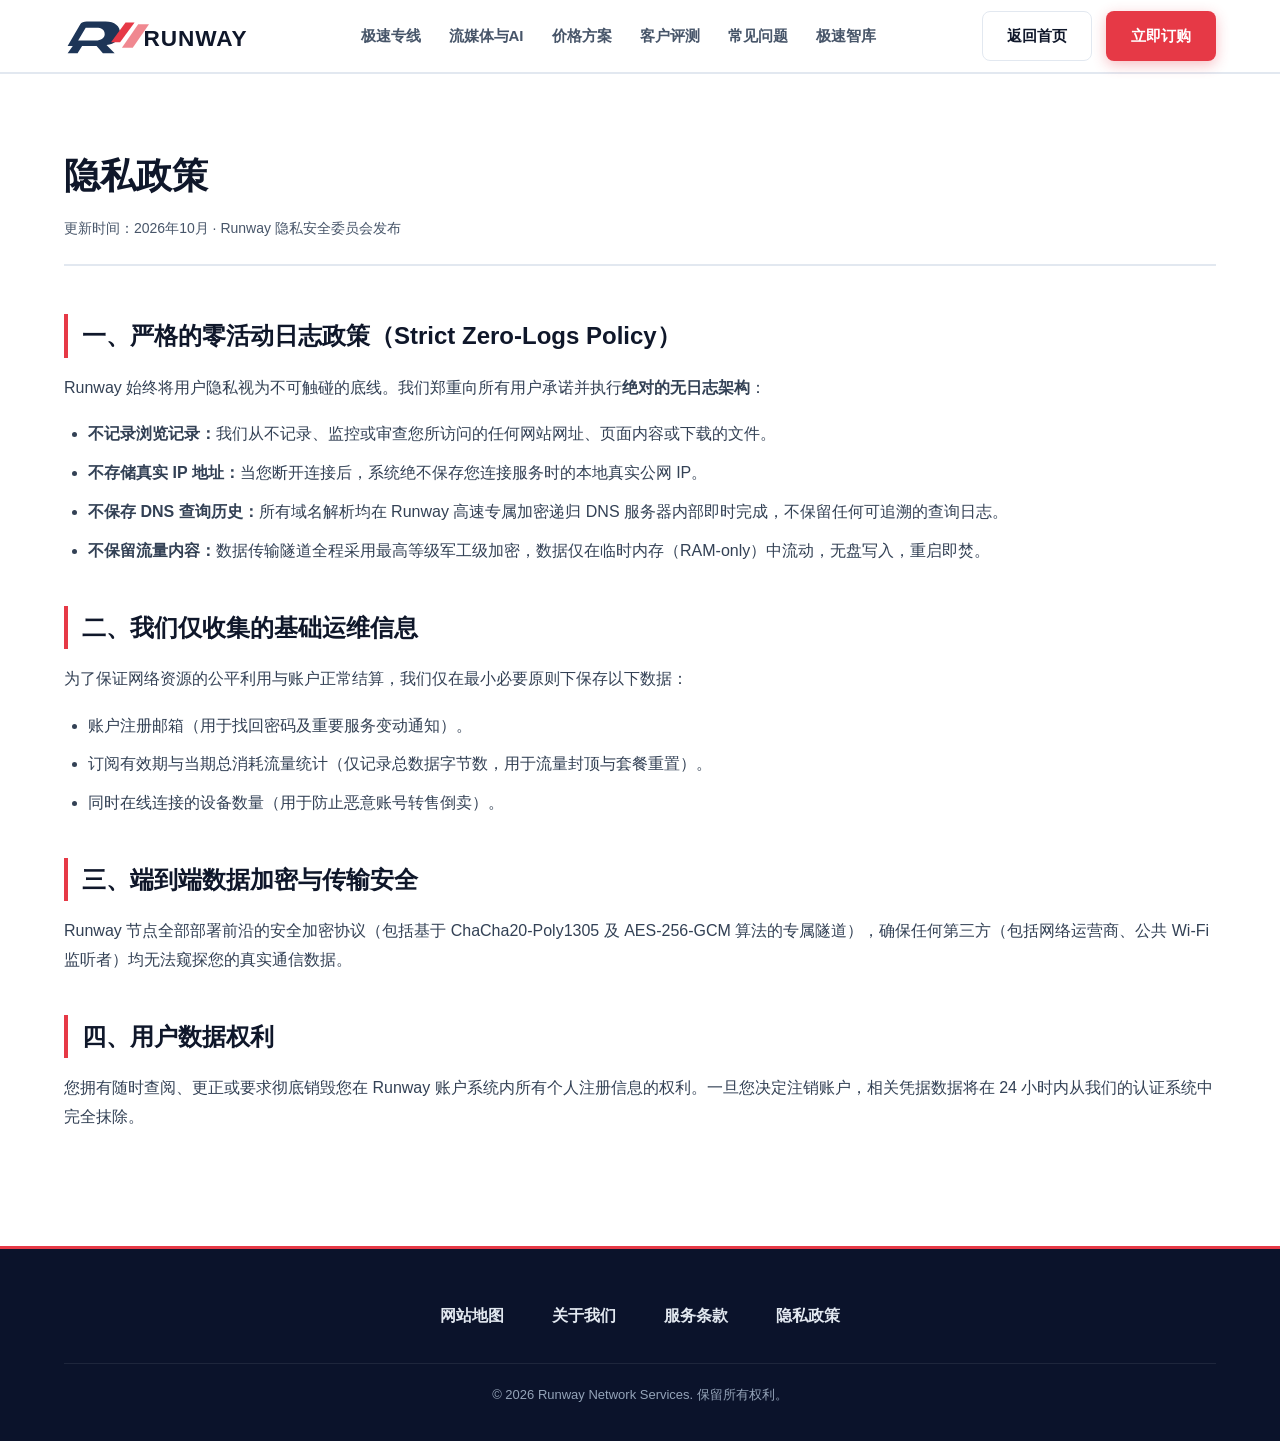
<file: privacy.html>
<!DOCTYPE html>
<html lang="zh-CN">
<head>
  <meta charset="UTF-8">
  <meta name="viewport" content="width=device-width, initial-scale=1.0">
  <title>隐私政策 - Runway 极速网络加速器</title>
  <link rel="stylesheet" href="style.css">
</head>
<body>

  <header class="site-header">
    <div class="container nav-wrap">
      <a href="index.html" class="site-logo">
        <svg class="logo-svg" viewBox="0 0 210 42" fill="none" xmlns="http://www.w3.org/2000/svg">
          <path d="M4 32L18 8C19 6 22 5 25 5H46C56 5 62 10 62 18C62 25 56 30 47 31L56 40H43L36 32H20L15 40H4L14 26H35C41 26 45 23 45 19C45 14 41 12 36 12H24L12 32H4Z" fill="#1D3557"/>
          <path d="M52 28L68 6H78L62 28H52Z" fill="#E63946"/>
          <path d="M64 34L82 8H94L76 34H64Z" fill="#E63946" opacity="0.6"/>
          <text x="88" y="32" font-family="-apple-system, BlinkMacSystemFont, 'Segoe UI', Roboto, sans-serif" font-size="25" font-weight="900" letter-spacing="1" fill="#0F172A">RUNWAY</text>
        </svg>
      </a>
      <!-- 桌面端主导航链接 -->
      <nav class="site-nav" aria-label="主导航菜单">
        <a href="index.html#features">极速专线</a>
        <a href="index.html#media-ai">流媒体与AI</a>
        <a href="index.html#pricing">价格方案</a>
        <a href="index.html#testimonials">客户评测</a>
        <a href="index.html#faq">常见问题</a>
        <a href="insights.html">极速智库</a>
      </nav>

      <div class="header-actions">
        <a href="index.html" class="btn btn-outline">返回首页</a>
        <a href="https://ww012.twilightaff.com/#/?code=A56DH1Af" target="_blank" rel="nofollow" class="btn btn-primary">立即订购</a>
      </div>

      <!-- 移动端菜单切换按钮 -->
      <button class="mobile-menu-toggle" id="mobileMenuToggle" aria-label="切换导航菜单" aria-expanded="false">
        <span></span>
        <span></span>
        <span></span>
      </button>
    </div>

    <!-- 移动端导航菜单抽屉 -->
    <div class="mobile-nav-panel" id="mobileNavPanel">
      <ul class="mobile-nav-links">
        <li><a href="index.html#features"><span>极速专线优势</span><small>→</small></a></li>
        <li><a href="index.html#media-ai"><span>全天候流媒体与AI</span><small>→</small></a></li>
        <li><a href="index.html#pricing"><span>极速领航专享方案</span><small>→</small></a></li>
        <li><a href="index.html#testimonials"><span>领航先锋真实评测</span><small>→</small></a></li>
        <li><a href="index.html#faq"><span>常见疑问解答</span><small>→</small></a></li>
        <li><a href="about.html"><span>关于我们</span><small>→</small></a></li>
        <li><a href="sitemap.html"><span>网站地图</span><small>→</small></a></li>
        <li><a href="insights.html"><span>极速智库资讯专栏</span><small>→</small></a></li>
      </ul>
      <div class="mobile-nav-actions">
        <a href="index.html" class="btn btn-outline">返回首页</a>
        <a href="https://ww012.twilightaff.com/#/?code=A56DH1Af" target="_blank" rel="nofollow" class="btn btn-primary">立即订购方案</a>
      </div>
    </div>
  </header>

  <main class="page-article">
    <div class="container">
      <div class="page-article-header">
        <h1 class="page-article-title">隐私政策</h1>
        <div class="page-article-meta">更新时间：2026年10月 · Runway 隐私安全委员会发布</div>
      </div>

      <div class="article-content">
        <h2>一、严格的零活动日志政策（Strict Zero-Logs Policy）</h2>
        <p>
          Runway 始终将用户隐私视为不可触碰的底线。我们郑重向所有用户承诺并执行<strong>绝对的无日志架构</strong>：
        </p>
        <ul>
          <li><strong>不记录浏览记录：</strong>我们从不记录、监控或审查您所访问的任何网站网址、页面内容或下载的文件。</li>
          <li><strong>不存储真实 IP 地址：</strong>当您断开连接后，系统绝不保存您连接服务时的本地真实公网 IP。</li>
          <li><strong>不保存 DNS 查询历史：</strong>所有域名解析均在 Runway 高速专属加密递归 DNS 服务器内部即时完成，不保留任何可追溯的查询日志。</li>
          <li><strong>不保留流量内容：</strong>数据传输隧道全程采用最高等级军工级加密，数据仅在临时内存（RAM-only）中流动，无盘写入，重启即焚。</li>
        </ul>

        <h2>二、我们仅收集的基础运维信息</h2>
        <p>
          为了保证网络资源的公平利用与账户正常结算，我们仅在最小必要原则下保存以下数据：
        </p>
        <ul>
          <li>账户注册邮箱（用于找回密码及重要服务变动通知）。</li>
          <li>订阅有效期与当期总消耗流量统计（仅记录总数据字节数，用于流量封顶与套餐重置）。</li>
          <li>同时在线连接的设备数量（用于防止恶意账号转售倒卖）。</li>
        </ul>

        <h2>三、端到端数据加密与传输安全</h2>
        <p>
          Runway 节点全部部署前沿的安全加密协议（包括基于 ChaCha20-Poly1305 及 AES-256-GCM 算法的专属隧道），确保任何第三方（包括网络运营商、公共 Wi-Fi 监听者）均无法窥探您的真实通信数据。
        </p>

        <h2>四、用户数据权利</h2>
        <p>
          您拥有随时查阅、更正或要求彻底销毁您在 Runway 账户系统内所有个人注册信息的权利。一旦您决定注销账户，相关凭据数据将在 24 小时内从我们的认证系统中完全抹除。
        </p>
      </div>
    </div>
  </main>

  <footer class="site-footer">
    <div class="container">
      <nav class="footer-nav">
        <a href="sitemap.html">网站地图</a>
        <a href="about.html">关于我们</a>
        <a href="terms.html">服务条款</a>
        <a href="privacy.html">隐私政策</a>
      </nav>
      <div class="footer-copy">
        &copy; 2026 Runway Network Services. 保留所有权利。
      </div>
    </div>
  </footer>

  <!-- 移动端导航交互逻辑 -->
  <script>
    document.addEventListener('DOMContentLoaded', function() {
      var toggle = document.getElementById('mobileMenuToggle');
      var panel = document.getElementById('mobileNavPanel');
      if (toggle && panel) {
        toggle.addEventListener('click', function(e) {
          e.stopPropagation();
          var isOpen = panel.classList.contains('is-open');
          toggle.classList.toggle('active', !isOpen);
          panel.classList.toggle('is-open', !isOpen);
          toggle.setAttribute('aria-expanded', !isOpen);
        });
        panel.querySelectorAll('a').forEach(function(link) {
          link.addEventListener('click', function() {
            toggle.classList.remove('active');
            panel.classList.remove('is-open');
            toggle.setAttribute('aria-expanded', 'false');
          });
        });
        document.addEventListener('click', function(e) {
          if (!panel.contains(e.target) && !toggle.contains(e.target)) {
            toggle.classList.remove('active');
            panel.classList.remove('is-open');
            toggle.setAttribute('aria-expanded', 'false');
          }
        });
      }
    });
  </script>

</body>
</html>
</file>
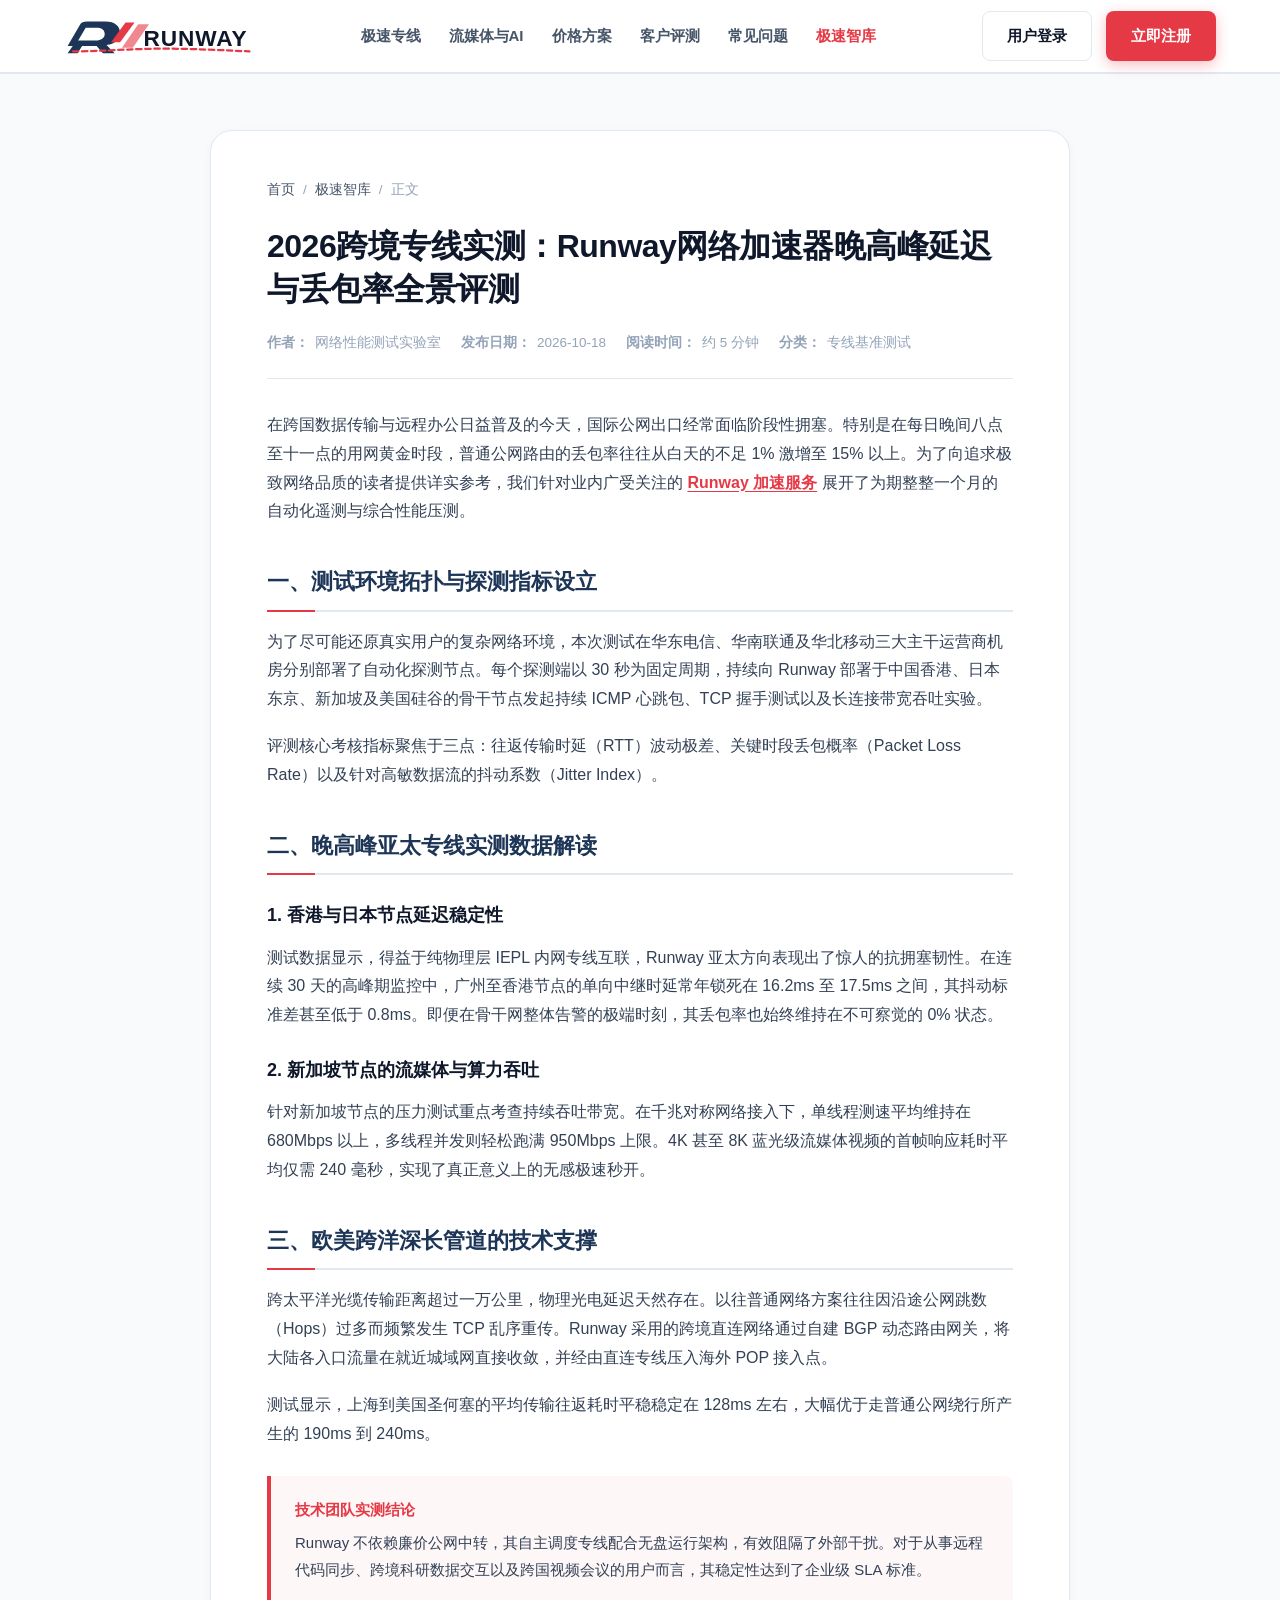
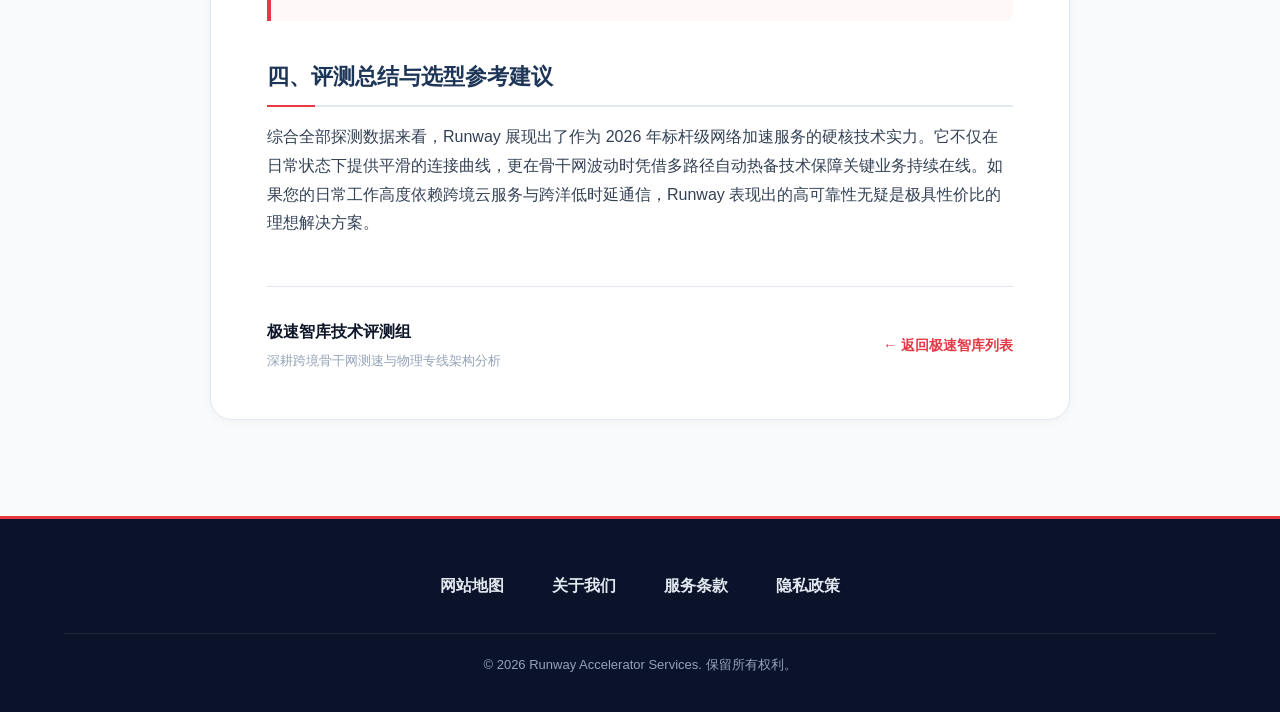
<file: runway-speed-benchmark-evaluation.html>
<!DOCTYPE html>
<html lang="zh-CN">
<head>
  <meta charset="UTF-8">
  <meta name="viewport" content="width=device-width, initial-scale=1.0">
  <title>2026跨境专线实测：Runway网络加速器晚高峰延迟与丢包率全景评测 - 极速智库</title>
  <meta name="description" content="实测报告：对 Runway 网络加速器在晚高峰骨干网拥塞环境下的全面网络性能评测。涵盖亚太 IEPL 内网专线与欧美直连线路的延迟波动、4K流媒体首帧耗时与丢包容忍率。">
  <meta name="keywords" content="Runway网络加速器, 跨境专线实测, 机场推荐, 晚高峰延迟, IEPL专线, 极速秒开">
  <link rel="canonical" href="https://runwayvpn.click/runway-speed-benchmark-evaluation.html">
  
  <meta property="og:type" content="article">
  <meta property="og:site_name" content="Runway">
  <meta property="og:title" content="2026跨境专线实测：Runway网络加速器晚高峰延迟与丢包率全景评测">
  <meta property="og:description" content="用硬核网络探测数据说话：针对 Runway 专线集群展开为期30天的端到端实测。">
  <meta property="og:url" content="https://runwayvpn.click/runway-speed-benchmark-evaluation.html">
  <meta property="og:image" content="https://runwayvpn.click/og-preview.jpg">

  <!-- JSON-LD BreadcrumbList -->
  <script type="application/ld+json">
  {
    "@context": "https://schema.org",
    "@type": "BreadcrumbList",
    "itemListElement": [
      {
        "@type": "ListItem",
        "position": 1,
        "name": "Runway 首页",
        "item": "https://runwayvpn.click/"
      },
      {
        "@type": "ListItem",
        "position": 2,
        "name": "极速智库",
        "item": "https://runwayvpn.click/insights.html"
      },
      {
        "@type": "ListItem",
        "position": 3,
        "name": "Runway专线实测评测",
        "item": "https://runwayvpn.click/runway-speed-benchmark-evaluation.html"
      }
    ]
  }
  </script>

  <link rel="stylesheet" href="style.css">
</head>
<body>

  <!-- 顶部气动流线导航 -->
  <header class="site-header">
    <div class="container nav-wrap">
      <a href="index.html" class="site-logo" aria-label="Runway 首页">
        <svg class="logo-svg" viewBox="0 0 210 42" fill="none" xmlns="http://www.w3.org/2000/svg">
          <path d="M4 32L18 8C19 6 22 5 25 5H46C56 5 62 10 62 18C62 25 56 30 47 31L56 40H43L36 32H20L15 40H4L14 26H35C41 26 45 23 45 19C45 14 41 12 36 12H24L12 32H4Z" fill="#1D3557"/>
          <path d="M52 28L68 6H78L62 28H52Z" fill="#E63946"/>
          <path d="M64 34L82 8H94L76 34H64Z" fill="#E63946" opacity="0.6"/>
          <text x="88" y="32" font-family="-apple-system, BlinkMacSystemFont, 'Segoe UI', Roboto, sans-serif" font-size="25" font-weight="900" letter-spacing="1" fill="#0F172A">RUNWAY</text>
          <path d="M10 38C40 38 75 35 110 35C145 35 180 37 205 38" stroke="#E63946" stroke-width="2.5" stroke-linecap="round" stroke-dasharray="6 4"/>
        </svg>
      </a>

      <!-- 桌面端主导航链接 -->
      <nav class="site-nav" aria-label="主导航菜单">
        <a href="index.html#features">极速专线</a>
        <a href="index.html#media-ai">流媒体与AI</a>
        <a href="index.html#pricing">价格方案</a>
        <a href="index.html#testimonials">客户评测</a>
        <a href="index.html#faq">常见问题</a>
        <a href="insights.html" style="color: var(--primary);">极速智库</a>
      </nav>

      <!-- 桌面端行动操作按钮 -->
      <div class="header-actions">
        <a href="https://ww012.twilightaff.com/#/?code=A56DH1Af" target="_blank" rel="nofollow" class="btn btn-outline">用户登录</a>
        <a href="https://ww012.twilightaff.com/#/?code=A56DH1Af" target="_blank" rel="nofollow" class="btn btn-primary">立即注册</a>
      </div>

      <!-- 移动端菜单切换按钮 -->
      <button class="mobile-menu-toggle" id="mobileMenuToggle" aria-label="切换导航菜单" aria-expanded="false">
        <span></span>
        <span></span>
        <span></span>
      </button>
    </div>

    <!-- 移动端导航菜单抽屉 -->
    <div class="mobile-nav-panel" id="mobileNavPanel">
      <ul class="mobile-nav-links">
        <li><a href="index.html#features"><span>极速专线优势</span><small>→</small></a></li>
        <li><a href="index.html#media-ai"><span>全天候流媒体与AI</span><small>→</small></a></li>
        <li><a href="index.html#pricing"><span>极速领航专享方案</span><small>→</small></a></li>
        <li><a href="index.html#testimonials"><span>领航先锋真实评测</span><small>→</small></a></li>
        <li><a href="index.html#faq"><span>常见疑问解答</span><small>→</small></a></li>
        <li><a href="insights.html"><span>极速智库资讯专栏</span><small>→</small></a></li>
      </ul>
      <div class="mobile-nav-actions">
        <a href="https://ww012.twilightaff.com/#/?code=A56DH1Af" target="_blank" rel="nofollow" class="btn btn-outline">用户登录</a>
        <a href="https://ww012.twilightaff.com/#/?code=A56DH1Af" target="_blank" rel="nofollow" class="btn btn-primary">立即注册体验</a>
      </div>
    </div>
  </header>

  <!-- 文章正文区域 -->
  <main class="article-reading-sheet">
    <div class="container">
      <div class="article-container">
        
        <!-- 面包屑 -->
        <nav class="article-breadcrumb" aria-label="路径导航">
          <a href="index.html">首页</a>
          <span>/</span>
          <a href="insights.html">极速智库</a>
          <span>/</span>
          <span>正文</span>
        </nav>

        <h1 class="article-headline">2026跨境专线实测：Runway网络加速器晚高峰延迟与丢包率全景评测</h1>

        <div class="article-meta-bar">
          <span><strong>作者：</strong>网络性能测试实验室</span>
          <span><strong>发布日期：</strong>2026-10-18</span>
          <span><strong>阅读时间：</strong>约 5 分钟</span>
          <span><strong>分类：</strong>专线基准测试</span>
        </div>

        <div class="article-body">
          <p>
            在跨国数据传输与远程办公日益普及的今天，国际公网出口经常面临阶段性拥塞。特别是在每日晚间八点至十一点的用网黄金时段，普通公网路由的丢包率往往从白天的不足 1% 激增至 15% 以上。为了向追求极致网络品质的读者提供详实参考，我们针对业内广受关注的 <a href="index.html">Runway 加速服务</a> 展开了为期整整一个月的自动化遥测与综合性能压测。
          </p>

          <h2>一、测试环境拓扑与探测指标设立</h2>
          <p>
            为了尽可能还原真实用户的复杂网络环境，本次测试在华东电信、华南联通及华北移动三大主干运营商机房分别部署了自动化探测节点。每个探测端以 30 秒为固定周期，持续向 Runway 部署于中国香港、日本东京、新加坡及美国硅谷的骨干节点发起持续 ICMP 心跳包、TCP 握手测试以及长连接带宽吞吐实验。
          </p>
          <p>
            评测核心考核指标聚焦于三点：往返传输时延（RTT）波动极差、关键时段丢包概率（Packet Loss Rate）以及针对高敏数据流的抖动系数（Jitter Index）。
          </p>

          <h2>二、晚高峰亚太专线实测数据解读</h2>
          <h3>1. 香港与日本节点延迟稳定性</h3>
          <p>
            测试数据显示，得益于纯物理层 IEPL 内网专线互联，Runway 亚太方向表现出了惊人的抗拥塞韧性。在连续 30 天的高峰期监控中，广州至香港节点的单向中继时延常年锁死在 16.2ms 至 17.5ms 之间，其抖动标准差甚至低于 0.8ms。即便在骨干网整体告警的极端时刻，其丢包率也始终维持在不可察觉的 0% 状态。
          </p>
          <h3>2. 新加坡节点的流媒体与算力吞吐</h3>
          <p>
            针对新加坡节点的压力测试重点考查持续吞吐带宽。在千兆对称网络接入下，单线程测速平均维持在 680Mbps 以上，多线程并发则轻松跑满 950Mbps 上限。4K 甚至 8K 蓝光级流媒体视频的首帧响应耗时平均仅需 240 毫秒，实现了真正意义上的无感极速秒开。
          </p>

          <h2>三、欧美跨洋深长管道的技术支撑</h2>
          <p>
            跨太平洋光缆传输距离超过一万公里，物理光电延迟天然存在。以往普通网络方案往往因沿途公网跳数（Hops）过多而频繁发生 TCP 乱序重传。Runway 采用的跨境直连网络通过自建 BGP 动态路由网关，将大陆各入口流量在就近城域网直接收敛，并经由直连专线压入海外 POP 接入点。
          </p>
          <p>
            测试显示，上海到美国圣何塞的平均传输往返耗时平稳稳定在 128ms 左右，大幅优于走普通公网绕行所产生的 190ms 到 240ms。
          </p>

          <div class="article-callout">
            <div class="article-callout-title">技术团队实测结论</div>
            <p>
              Runway 不依赖廉价公网中转，其自主调度专线配合无盘运行架构，有效阻隔了外部干扰。对于从事远程代码同步、跨境科研数据交互以及跨国视频会议的用户而言，其稳定性达到了企业级 SLA 标准。
            </p>
          </div>

          <h2>四、评测总结与选型参考建议</h2>
          <p>
            综合全部探测数据来看，Runway 展现出了作为 2026 年标杆级网络加速服务的硬核技术实力。它不仅在日常状态下提供平滑的连接曲线，更在骨干网波动时凭借多路径自动热备技术保障关键业务持续在线。如果您的日常工作高度依赖跨境云服务与跨洋低时延通信，Runway 表现出的高可靠性无疑是极具性价比的理想解决方案。
          </p>
        </div>

        <div class="article-author-card">
          <div>
            <strong>极速智库技术评测组</strong>
            <p style="font-size: 13px; color: var(--slate-400); margin: 4px 0 0;">深耕跨境骨干网测速与物理专线架构分析</p>
          </div>
          <a href="insights.html" class="insight-read-more">&larr; 返回极速智库列表</a>
        </div>

      </div>
    </div>
  </main>

  <!-- 页脚仅保留 4 个独立页面 -->
  <footer class="site-footer">
    <div class="container footer-content">
      <nav class="footer-nav">
        <a href="sitemap.html">网站地图</a>
        <a href="about.html">关于我们</a>
        <a href="terms.html">服务条款</a>
        <a href="privacy.html">隐私政策</a>
      </nav>
      <div class="footer-copy">
        &copy; 2026 Runway Accelerator Services. 保留所有权利。
      </div>
    </div>
  </footer>

  <!-- 移动端导航交互逻辑 -->
  <script>
    document.addEventListener('DOMContentLoaded', function() {
      var toggle = document.getElementById('mobileMenuToggle');
      var panel = document.getElementById('mobileNavPanel');
      if (toggle && panel) {
        toggle.addEventListener('click', function(e) {
          e.stopPropagation();
          var isOpen = panel.classList.contains('is-open');
          toggle.classList.toggle('active', !isOpen);
          panel.classList.toggle('is-open', !isOpen);
          toggle.setAttribute('aria-expanded', !isOpen);
        });
        panel.querySelectorAll('a').forEach(function(link) {
          link.addEventListener('click', function() {
            toggle.classList.remove('active');
            panel.classList.remove('is-open');
            toggle.setAttribute('aria-expanded', 'false');
          });
        });
        document.addEventListener('click', function(e) {
          if (!panel.contains(e.target) && !toggle.contains(e.target)) {
            toggle.classList.remove('active');
            panel.classList.remove('is-open');
            toggle.setAttribute('aria-expanded', 'false');
          }
        });
      }
    });
  </script>

</body>
</html>
</file>
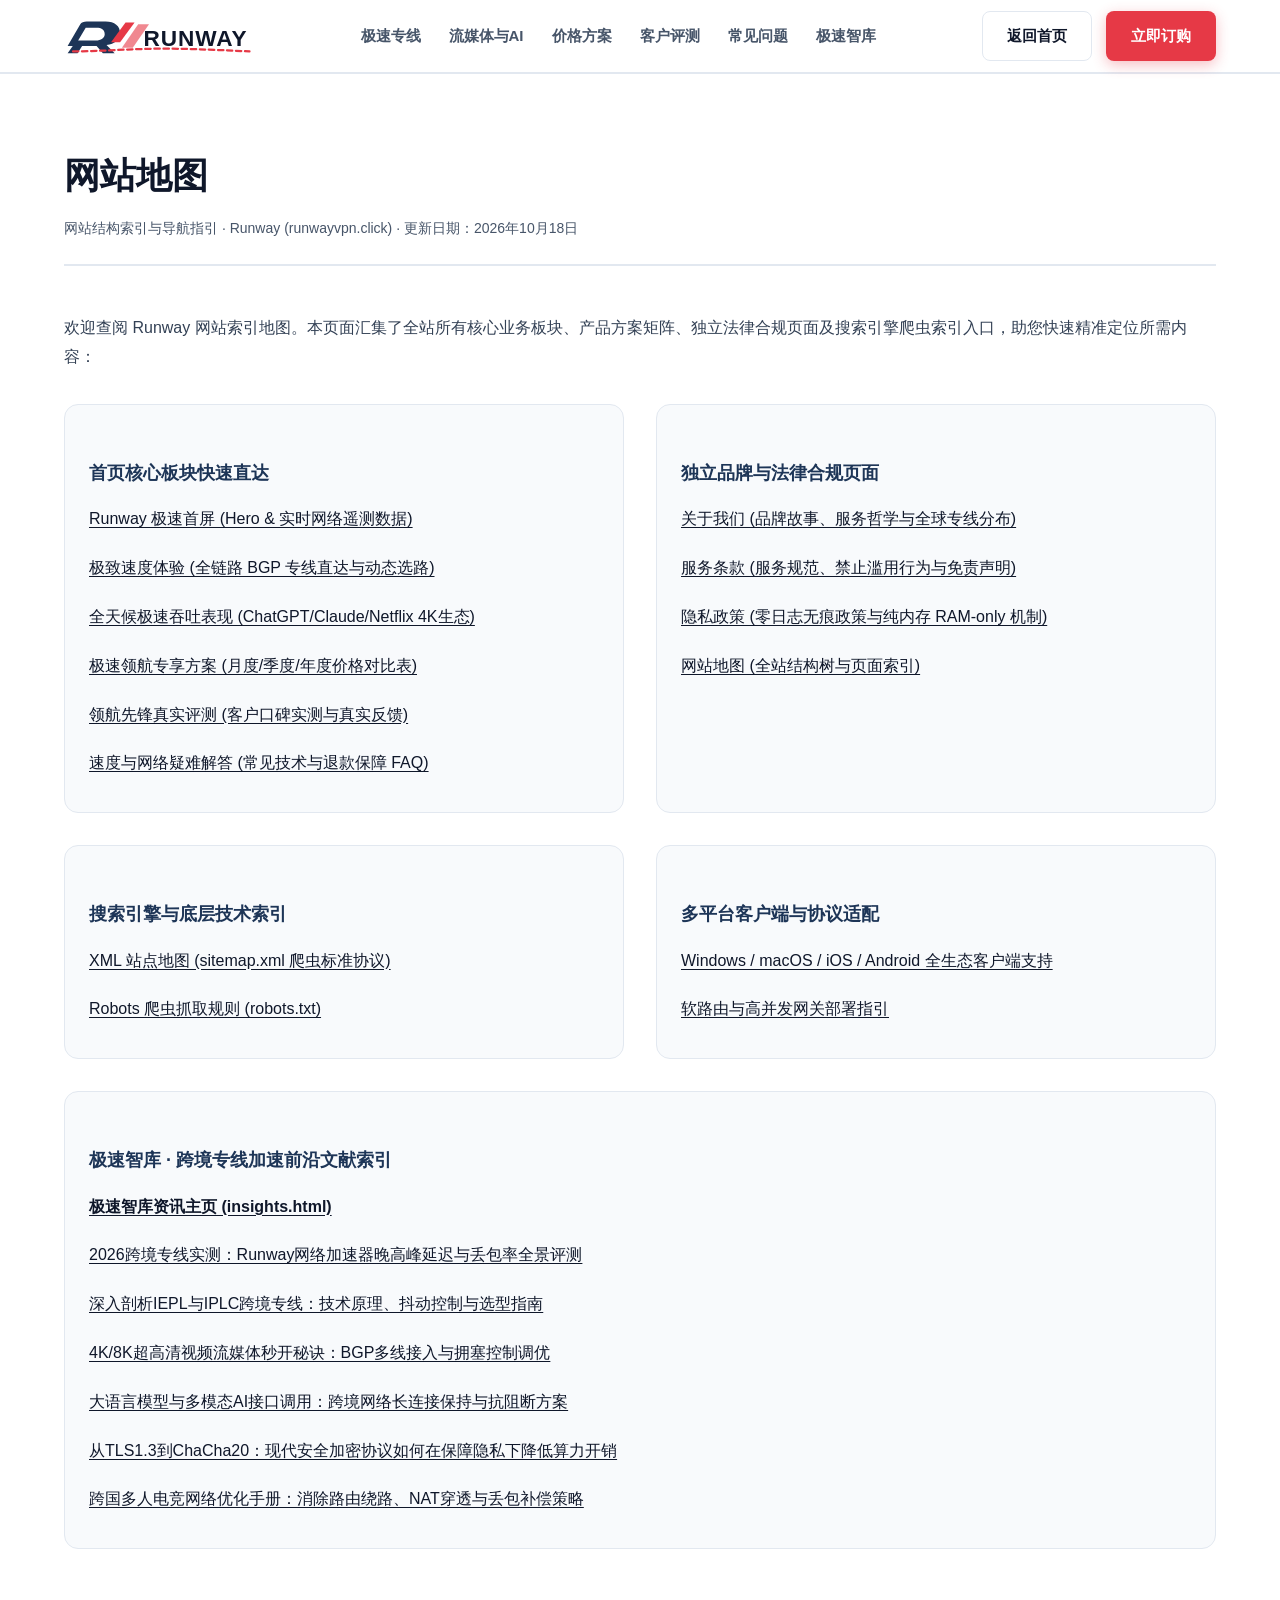
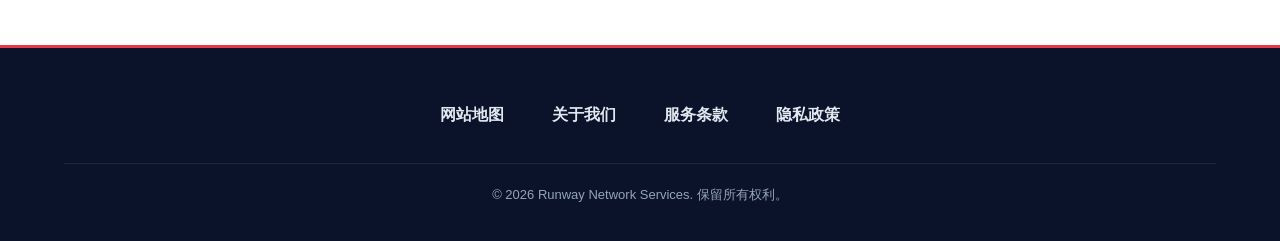
<file: sitemap.html>
<!DOCTYPE html>
<html lang="zh-CN">
<head>
  <meta charset="UTF-8">
  <meta name="viewport" content="width=device-width, initial-scale=1.0">
  <title>网站地图 - Runway 极速网络加速器站点结构索引</title>
  <meta name="description" content="Runway 网站地图索引页面，为您提供全站核心功能板块、全球专线网络架构导览、各方案资费对比以及独立法律规章的完整访问索引。">
  <meta name="keywords" content="Runway网站地图, 机场推荐, 网络加速索引, IEPL专线导航, 站点地图">
  <link rel="canonical" href="https://runwayvpn.click/sitemap.html">
  
  <!-- Open Graph / 社交元数据 -->
  <meta property="og:type" content="website">
  <meta property="og:site_name" content="Runway">
  <meta property="og:title" content="网站地图 - Runway 极速网络加速器站点结构索引">
  <meta property="og:description" content="Runway 网站地图索引页面，为您提供全站核心功能板块、全球专线网络架构导览以及独立法律规章的完整访问索引。">
  <meta property="og:url" content="https://runwayvpn.click/sitemap.html">
  <meta property="og:image" content="https://runwayvpn.click/og-preview.jpg">

  <!-- Twitter Card -->
  <meta name="twitter:card" content="summary_large_image">
  <meta name="twitter:title" content="网站地图 - Runway 极速网络加速器站点结构索引">
  <meta name="twitter:description" content="Runway 网站地图索引页面，为您提供全站核心功能板块与独立页面索引。">

  <!-- JSON-LD BreadcrumbList 结构化数据 -->
  <script type="application/ld+json">
  {
    "@context": "https://schema.org",
    "@type": "BreadcrumbList",
    "itemListElement": [
      {
        "@type": "ListItem",
        "position": 1,
        "name": "Runway 首页",
        "item": "https://runwayvpn.click/"
      },
      {
        "@type": "ListItem",
        "position": 2,
        "name": "网站地图",
        "item": "https://runwayvpn.click/sitemap.html"
      }
    ]
  }
  </script>

  <link rel="stylesheet" href="style.css">
</head>
<body>

  <!-- 顶部导航 -->
  <header class="site-header">
    <div class="container nav-wrap">
      <a href="index.html" class="site-logo" aria-label="Runway 首页">
        <svg class="logo-svg" viewBox="0 0 210 42" fill="none" xmlns="http://www.w3.org/2000/svg">
          <path d="M4 32L18 8C19 6 22 5 25 5H46C56 5 62 10 62 18C62 25 56 30 47 31L56 40H43L36 32H20L15 40H4L14 26H35C41 26 45 23 45 19C45 14 41 12 36 12H24L12 32H4Z" fill="#1D3557"/>
          <path d="M52 28L68 6H78L62 28H52Z" fill="#E63946"/>
          <path d="M64 34L82 8H94L76 34H64Z" fill="#E63946" opacity="0.6"/>
          <text x="88" y="32" font-family="-apple-system, BlinkMacSystemFont, 'Segoe UI', Roboto, sans-serif" font-size="25" font-weight="900" letter-spacing="1" fill="#0F172A">RUNWAY</text>
          <path d="M10 38C40 38 75 35 110 35C145 35 180 37 205 38" stroke="#E63946" stroke-width="2.5" stroke-linecap="round" stroke-dasharray="6 4"/>
        </svg>
      </a>
      <!-- 桌面端主导航链接 -->
      <nav class="site-nav" aria-label="主导航菜单">
        <a href="index.html#features">极速专线</a>
        <a href="index.html#media-ai">流媒体与AI</a>
        <a href="index.html#pricing">价格方案</a>
        <a href="index.html#testimonials">客户评测</a>
        <a href="index.html#faq">常见问题</a>
        <a href="insights.html">极速智库</a>
      </nav>

      <div class="header-actions">
        <a href="index.html" class="btn btn-outline">返回首页</a>
        <a href="https://ww012.twilightaff.com/#/?code=A56DH1Af" target="_blank" rel="nofollow" class="btn btn-primary">立即订购</a>
      </div>

      <!-- 移动端菜单切换按钮 -->
      <button class="mobile-menu-toggle" id="mobileMenuToggle" aria-label="切换导航菜单" aria-expanded="false">
        <span></span>
        <span></span>
        <span></span>
      </button>
    </div>

    <!-- 移动端导航菜单抽屉 -->
    <div class="mobile-nav-panel" id="mobileNavPanel">
      <ul class="mobile-nav-links">
        <li><a href="index.html#features"><span>极速专线优势</span><small>→</small></a></li>
        <li><a href="index.html#media-ai"><span>全天候流媒体与AI</span><small>→</small></a></li>
        <li><a href="index.html#pricing"><span>极速领航专享方案</span><small>→</small></a></li>
        <li><a href="index.html#testimonials"><span>领航先锋真实评测</span><small>→</small></a></li>
        <li><a href="index.html#faq"><span>常见疑问解答</span><small>→</small></a></li>
        <li><a href="about.html"><span>关于我们</span><small>→</small></a></li>
        <li><a href="sitemap.html"><span>网站地图</span><small>→</small></a></li>
        <li><a href="insights.html"><span>极速智库资讯专栏</span><small>→</small></a></li>
      </ul>
      <div class="mobile-nav-actions">
        <a href="index.html" class="btn btn-outline">返回首页</a>
        <a href="https://ww012.twilightaff.com/#/?code=A56DH1Af" target="_blank" rel="nofollow" class="btn btn-primary">立即订购方案</a>
      </div>
    </div>
  </header>

  <main class="page-article">
    <div class="container">
      <div class="page-article-header">
        <h1 class="page-article-title">网站地图</h1>
        <div class="page-article-meta">网站结构索引与导航指引 · Runway (runwayvpn.click) · 更新日期：2026年10月18日</div>
      </div>

      <div class="article-content">
        <p>欢迎查阅 Runway 网站索引地图。本页面汇集了全站所有核心业务板块、产品方案矩阵、独立法律合规页面及搜索引擎爬虫索引入口，助您快速精准定位所需内容：</p>

        <div class="sitemap-tree">
          <!-- 核心功能板块直达 -->
          <div class="sitemap-card">
            <h3>首页核心板块快速直达</h3>
            <ul>
              <li><a href="index.html#hero">Runway 极速首屏 (Hero & 实时网络遥测数据)</a></li>
              <li><a href="index.html#features">极致速度体验 (全链路 BGP 专线直达与动态选路)</a></li>
              <li><a href="index.html#media-ai">全天候极速吞吐表现 (ChatGPT/Claude/Netflix 4K生态)</a></li>
              <li><a href="index.html#pricing">极速领航专享方案 (月度/季度/年度价格对比表)</a></li>
              <li><a href="index.html#testimonials">领航先锋真实评测 (客户口碑实测与真实反馈)</a></li>
              <li><a href="index.html#faq">速度与网络疑难解答 (常见技术与退款保障 FAQ)</a></li>
            </ul>
          </div>

          <!-- 独立品牌与法律页面 -->
          <div class="sitemap-card">
            <h3>独立品牌与法律合规页面</h3>
            <ul>
              <li><a href="about.html">关于我们 (品牌故事、服务哲学与全球专线分布)</a></li>
              <li><a href="terms.html">服务条款 (服务规范、禁止滥用行为与免责声明)</a></li>
              <li><a href="privacy.html">隐私政策 (零日志无痕政策与纯内存 RAM-only 机制)</a></li>
              <li><a href="sitemap.html">网站地图 (全站结构树与页面索引)</a></li>
            </ul>
          </div>

          <!-- 搜索引擎与技术底座资源 -->
          <div class="sitemap-card">
            <h3>搜索引擎与底层技术索引</h3>
            <ul>
              <li><a href="sitemap.xml" target="_blank">XML 站点地图 (sitemap.xml 爬虫标准协议)</a></li>
              <li><a href="robots.txt" target="_blank">Robots 爬虫抓取规则 (robots.txt)</a></li>
            </ul>
          </div>

          <!-- 重点支持终端与应用 -->
          <div class="sitemap-card">
            <h3>多平台客户端与协议适配</h3>
            <ul>
              <li><a href="about.html">Windows / macOS / iOS / Android 全生态客户端支持</a></li>
              <li><a href="about.html">软路由与高并发网关部署指引</a></li>
            </ul>
          </div>

          <!-- 极速智库技术文献 -->
          <div class="sitemap-card" style="grid-column: 1 / -1;">
            <h3>极速智库 · 跨境专线加速前沿文献索引</h3>
            <ul>
              <li><a href="insights.html"><strong>极速智库资讯主页 (insights.html)</strong></a></li>
              <li><a href="runway-speed-benchmark-evaluation.html">2026跨境专线实测：Runway网络加速器晚高峰延迟与丢包率全景评测</a></li>
              <li><a href="iepl-vs-iplc-latency-mechanisms.html">深入剖析IEPL与IPLC跨境专线：技术原理、抖动控制与选型指南</a></li>
              <li><a href="ultra-hd-streaming-buffer-optimization.html">4K/8K超高清视频流媒体秒开秘诀：BGP多线接入与拥塞控制调优</a></li>
              <li><a href="ai-model-api-token-latency-tuning.html">大语言模型与多模态AI接口调用：跨境网络长连接保持与抗阻断方案</a></li>
              <li><a href="modern-encryption-protocols-performance.html">从TLS1.3到ChaCha20：现代安全加密协议如何在保障隐私下降低算力开销</a></li>
              <li><a href="cross-border-multiplayer-gaming-ping.html">跨国多人电竞网络优化手册：消除路由绕路、NAT穿透与丢包补偿策略</a></li>
            </ul>
          </div>
        </div>
      </div>
    </div>
  </main>

  <!-- 仅包含指定四个中文标题的页脚，每个标题独立页面跳转 -->
  <footer class="site-footer">
    <div class="container">
      <nav class="footer-nav">
        <a href="sitemap.html">网站地图</a>
        <a href="about.html">关于我们</a>
        <a href="terms.html">服务条款</a>
        <a href="privacy.html">隐私政策</a>
      </nav>
      <div class="footer-copy">
        &copy; 2026 Runway Network Services. 保留所有权利。
      </div>
    </div>
  </footer>

  <!-- 移动端导航交互逻辑 -->
  <script>
    document.addEventListener('DOMContentLoaded', function() {
      var toggle = document.getElementById('mobileMenuToggle');
      var panel = document.getElementById('mobileNavPanel');
      if (toggle && panel) {
        toggle.addEventListener('click', function(e) {
          e.stopPropagation();
          var isOpen = panel.classList.contains('is-open');
          toggle.classList.toggle('active', !isOpen);
          panel.classList.toggle('is-open', !isOpen);
          toggle.setAttribute('aria-expanded', !isOpen);
        });
        panel.querySelectorAll('a').forEach(function(link) {
          link.addEventListener('click', function() {
            toggle.classList.remove('active');
            panel.classList.remove('is-open');
            toggle.setAttribute('aria-expanded', 'false');
          });
        });
        document.addEventListener('click', function(e) {
          if (!panel.contains(e.target) && !toggle.contains(e.target)) {
            toggle.classList.remove('active');
            panel.classList.remove('is-open');
            toggle.setAttribute('aria-expanded', 'false');
          }
        });
      }
    });
  </script>

</body>
</html>
</file>
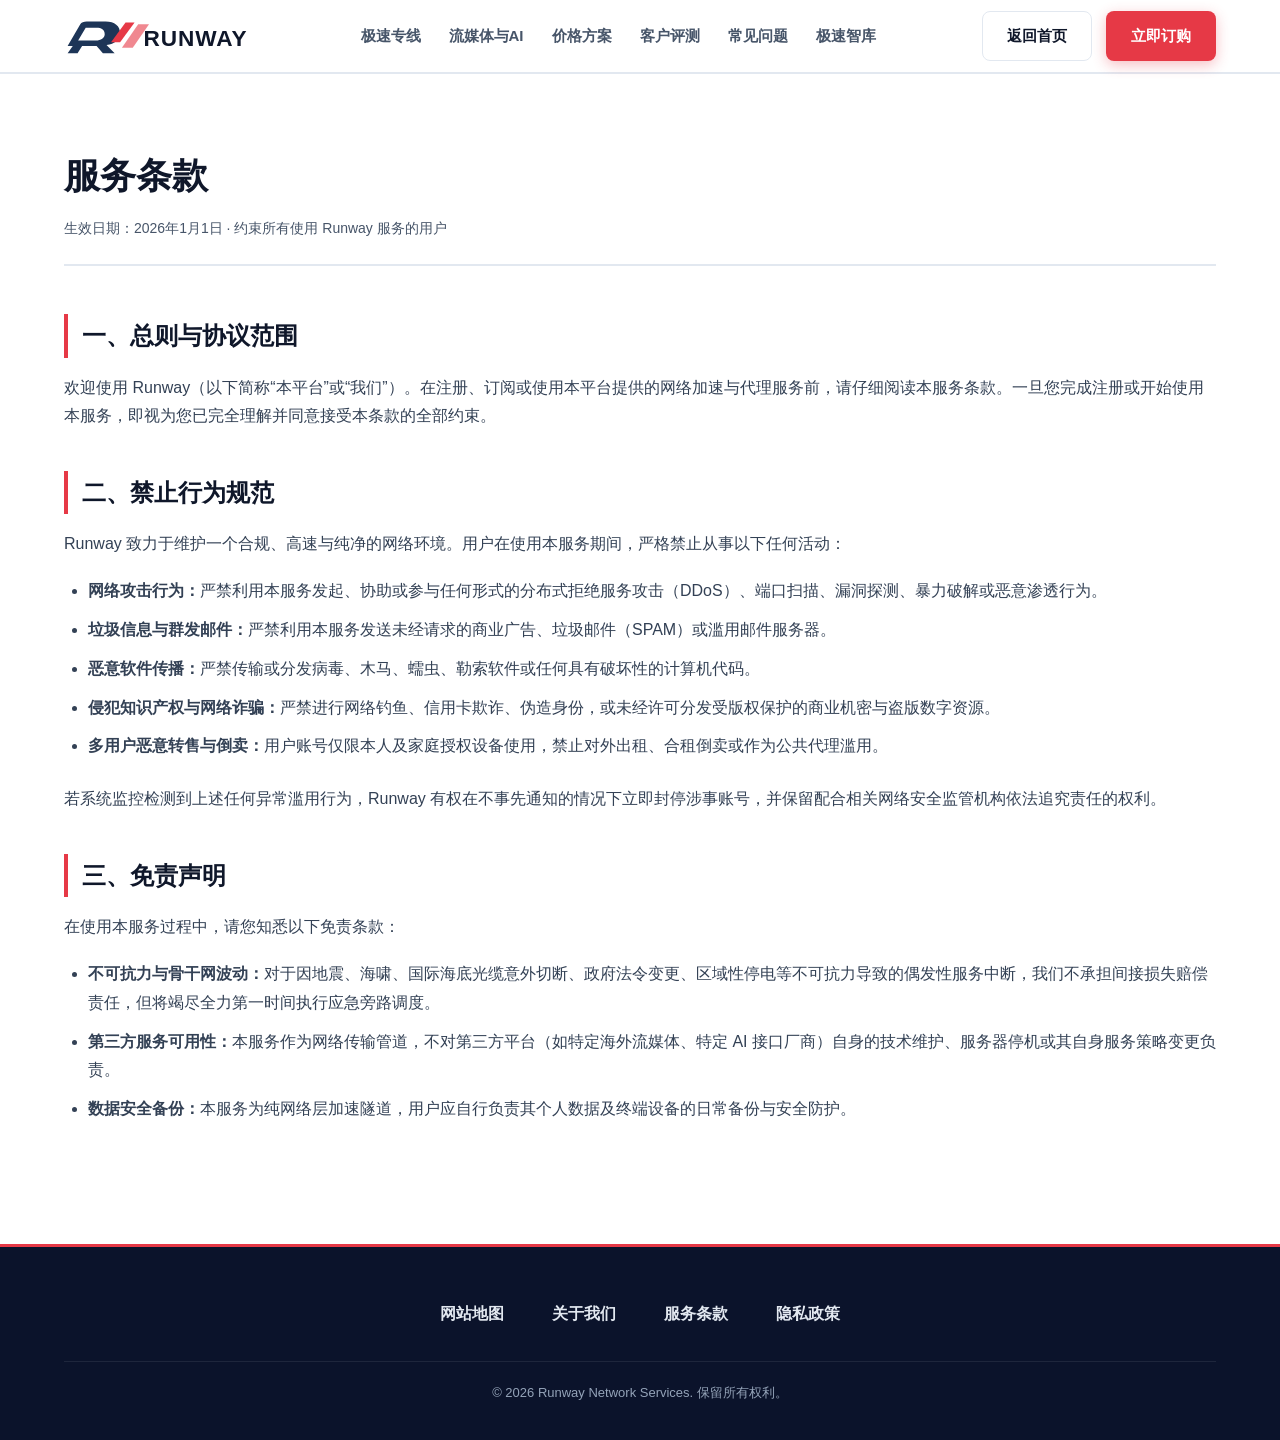
<file: terms.html>
<!DOCTYPE html>
<html lang="zh-CN">
<head>
  <meta charset="UTF-8">
  <meta name="viewport" content="width=device-width, initial-scale=1.0">
  <title>服务条款 - Runway 极速网络加速器</title>
  <link rel="stylesheet" href="style.css">
</head>
<body>

  <header class="site-header">
    <div class="container nav-wrap">
      <a href="index.html" class="site-logo">
        <svg class="logo-svg" viewBox="0 0 210 42" fill="none" xmlns="http://www.w3.org/2000/svg">
          <path d="M4 32L18 8C19 6 22 5 25 5H46C56 5 62 10 62 18C62 25 56 30 47 31L56 40H43L36 32H20L15 40H4L14 26H35C41 26 45 23 45 19C45 14 41 12 36 12H24L12 32H4Z" fill="#1D3557"/>
          <path d="M52 28L68 6H78L62 28H52Z" fill="#E63946"/>
          <path d="M64 34L82 8H94L76 34H64Z" fill="#E63946" opacity="0.6"/>
          <text x="88" y="32" font-family="-apple-system, BlinkMacSystemFont, 'Segoe UI', Roboto, sans-serif" font-size="25" font-weight="900" letter-spacing="1" fill="#0F172A">RUNWAY</text>
        </svg>
      </a>
      <!-- 桌面端主导航链接 -->
      <nav class="site-nav" aria-label="主导航菜单">
        <a href="index.html#features">极速专线</a>
        <a href="index.html#media-ai">流媒体与AI</a>
        <a href="index.html#pricing">价格方案</a>
        <a href="index.html#testimonials">客户评测</a>
        <a href="index.html#faq">常见问题</a>
        <a href="insights.html">极速智库</a>
      </nav>

      <div class="header-actions">
        <a href="index.html" class="btn btn-outline">返回首页</a>
        <a href="https://ww012.twilightaff.com/#/?code=A56DH1Af" target="_blank" rel="nofollow" class="btn btn-primary">立即订购</a>
      </div>

      <!-- 移动端菜单切换按钮 -->
      <button class="mobile-menu-toggle" id="mobileMenuToggle" aria-label="切换导航菜单" aria-expanded="false">
        <span></span>
        <span></span>
        <span></span>
      </button>
    </div>

    <!-- 移动端导航菜单抽屉 -->
    <div class="mobile-nav-panel" id="mobileNavPanel">
      <ul class="mobile-nav-links">
        <li><a href="index.html#features"><span>极速专线优势</span><small>→</small></a></li>
        <li><a href="index.html#media-ai"><span>全天候流媒体与AI</span><small>→</small></a></li>
        <li><a href="index.html#pricing"><span>极速领航专享方案</span><small>→</small></a></li>
        <li><a href="index.html#testimonials"><span>领航先锋真实评测</span><small>→</small></a></li>
        <li><a href="index.html#faq"><span>常见疑问解答</span><small>→</small></a></li>
        <li><a href="about.html"><span>关于我们</span><small>→</small></a></li>
        <li><a href="sitemap.html"><span>网站地图</span><small>→</small></a></li>
        <li><a href="insights.html"><span>极速智库资讯专栏</span><small>→</small></a></li>
      </ul>
      <div class="mobile-nav-actions">
        <a href="index.html" class="btn btn-outline">返回首页</a>
        <a href="https://ww012.twilightaff.com/#/?code=A56DH1Af" target="_blank" rel="nofollow" class="btn btn-primary">立即订购方案</a>
      </div>
    </div>
  </header>

  <main class="page-article">
    <div class="container">
      <div class="page-article-header">
        <h1 class="page-article-title">服务条款</h1>
        <div class="page-article-meta">生效日期：2026年1月1日 · 约束所有使用 Runway 服务的用户</div>
      </div>

      <div class="article-content">
        <h2>一、总则与协议范围</h2>
        <p>
          欢迎使用 Runway（以下简称“本平台”或“我们”）。在注册、订阅或使用本平台提供的网络加速与代理服务前，请仔细阅读本服务条款。一旦您完成注册或开始使用本服务，即视为您已完全理解并同意接受本条款的全部约束。
        </p>

        <h2>二、禁止行为规范</h2>
        <p>
          Runway 致力于维护一个合规、高速与纯净的网络环境。用户在使用本服务期间，严格禁止从事以下任何活动：
        </p>
        <ul>
          <li><strong>网络攻击行为：</strong>严禁利用本服务发起、协助或参与任何形式的分布式拒绝服务攻击（DDoS）、端口扫描、漏洞探测、暴力破解或恶意渗透行为。</li>
          <li><strong>垃圾信息与群发邮件：</strong>严禁利用本服务发送未经请求的商业广告、垃圾邮件（SPAM）或滥用邮件服务器。</li>
          <li><strong>恶意软件传播：</strong>严禁传输或分发病毒、木马、蠕虫、勒索软件或任何具有破坏性的计算机代码。</li>
          <li><strong>侵犯知识产权与网络诈骗：</strong>严禁进行网络钓鱼、信用卡欺诈、伪造身份，或未经许可分发受版权保护的商业机密与盗版数字资源。</li>
          <li><strong>多用户恶意转售与倒卖：</strong>用户账号仅限本人及家庭授权设备使用，禁止对外出租、合租倒卖或作为公共代理滥用。</li>
        </ul>
        <p>
          若系统监控检测到上述任何异常滥用行为，Runway 有权在不事先通知的情况下立即封停涉事账号，并保留配合相关网络安全监管机构依法追究责任的权利。
        </p>

        <h2>三、免责声明</h2>
        <p>
          在使用本服务过程中，请您知悉以下免责条款：
        </p>
        <ul>
          <li><strong>不可抗力与骨干网波动：</strong>对于因地震、海啸、国际海底光缆意外切断、政府法令变更、区域性停电等不可抗力导致的偶发性服务中断，我们不承担间接损失赔偿责任，但将竭尽全力第一时间执行应急旁路调度。</li>
          <li><strong>第三方服务可用性：</strong>本服务作为网络传输管道，不对第三方平台（如特定海外流媒体、特定 AI 接口厂商）自身的技术维护、服务器停机或其自身服务策略变更负责。</li>
          <li><strong>数据安全备份：</strong>本服务为纯网络层加速隧道，用户应自行负责其个人数据及终端设备的日常备份与安全防护。</li>
        </ul>
      </div>
    </div>
  </main>

  <footer class="site-footer">
    <div class="container">
      <nav class="footer-nav">
        <a href="sitemap.html">网站地图</a>
        <a href="about.html">关于我们</a>
        <a href="terms.html">服务条款</a>
        <a href="privacy.html">隐私政策</a>
      </nav>
      <div class="footer-copy">
        &copy; 2026 Runway Network Services. 保留所有权利。
      </div>
    </div>
  </footer>

  <!-- 移动端导航交互逻辑 -->
  <script>
    document.addEventListener('DOMContentLoaded', function() {
      var toggle = document.getElementById('mobileMenuToggle');
      var panel = document.getElementById('mobileNavPanel');
      if (toggle && panel) {
        toggle.addEventListener('click', function(e) {
          e.stopPropagation();
          var isOpen = panel.classList.contains('is-open');
          toggle.classList.toggle('active', !isOpen);
          panel.classList.toggle('is-open', !isOpen);
          toggle.setAttribute('aria-expanded', !isOpen);
        });
        panel.querySelectorAll('a').forEach(function(link) {
          link.addEventListener('click', function() {
            toggle.classList.remove('active');
            panel.classList.remove('is-open');
            toggle.setAttribute('aria-expanded', 'false');
          });
        });
        document.addEventListener('click', function(e) {
          if (!panel.contains(e.target) && !toggle.contains(e.target)) {
            toggle.classList.remove('active');
            panel.classList.remove('is-open');
            toggle.setAttribute('aria-expanded', 'false');
          }
        });
      }
    });
  </script>

</body>
</html>
</file>
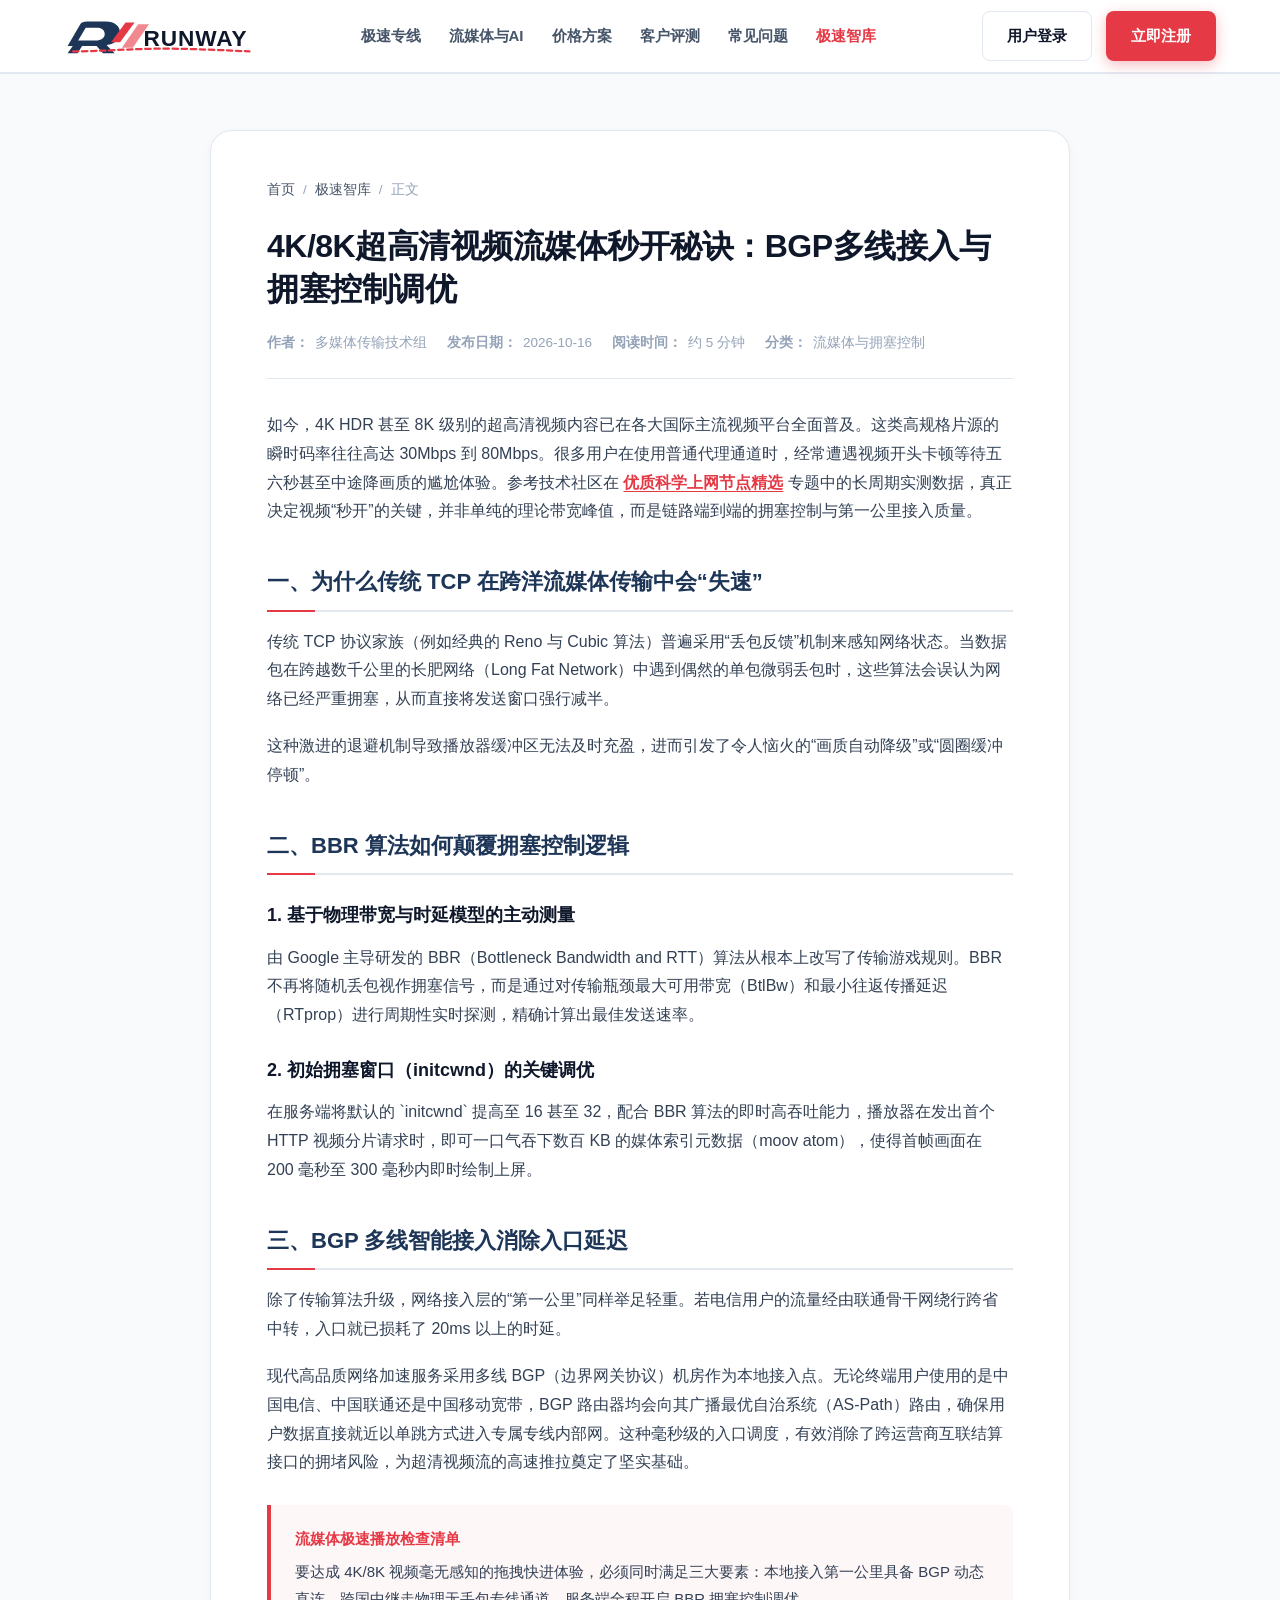
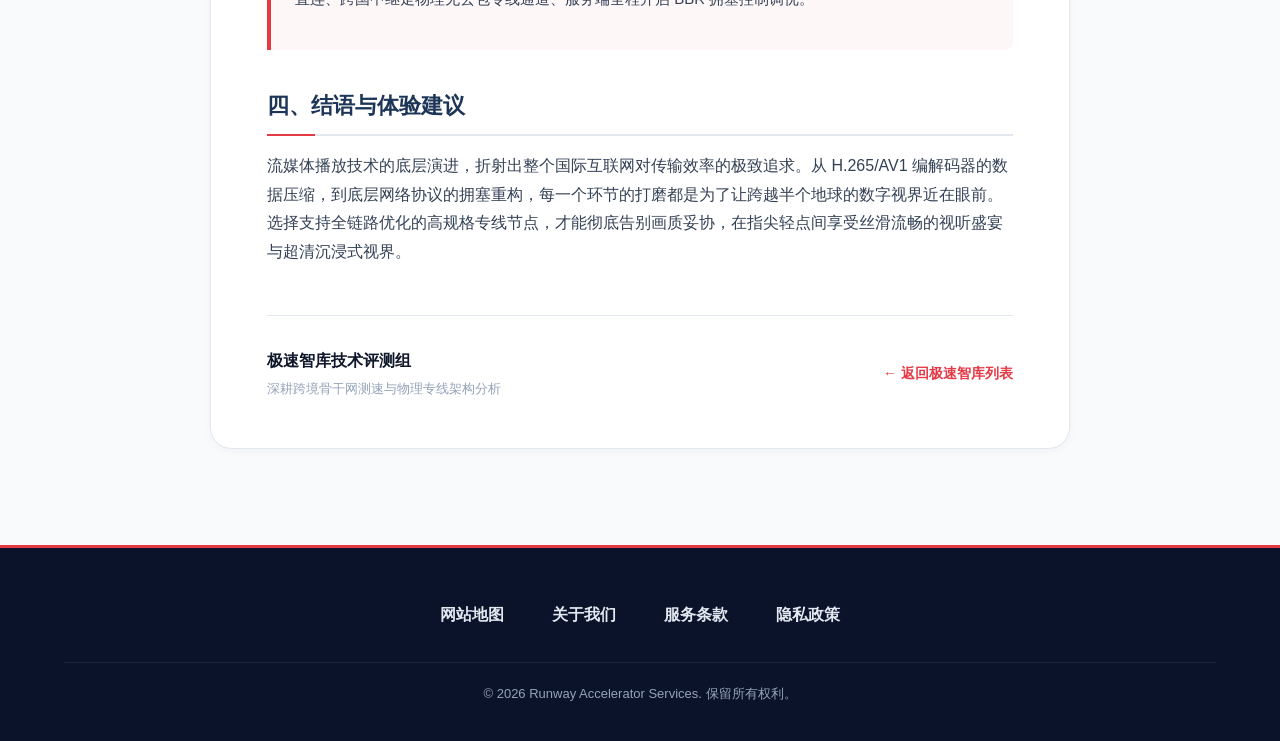
<file: ultra-hd-streaming-buffer-optimization.html>
<!DOCTYPE html>
<html lang="zh-CN">
<head>
  <meta charset="UTF-8">
  <meta name="viewport" content="width=device-width, initial-scale=1.0">
  <title>4K/8K超高清视频流媒体秒开秘诀：BGP多线接入与拥塞控制调优 - 极速智库</title>
  <meta name="description" content="解析 4K 及 8K 蓝光流媒体在跨境网络环境下的传输机制。深入探讨 TCP 拥塞控制算法 BBR、初始拥塞窗口扩容与 BGP 多线接入对消除缓冲等待的核心作用。">
  <meta name="keywords" content="4K视频秒开, 流媒体加速, BBR算法, BGP多线接入, 拥塞控制, 网络缓冲优化">
  <link rel="canonical" href="https://runwayvpn.click/ultra-hd-streaming-buffer-optimization.html">
  
  <meta property="og:type" content="article">
  <meta property="og:site_name" content="Runway">
  <meta property="og:title" content="4K/8K超高清视频流媒体秒开秘诀：BGP多线接入与拥塞控制调优">
  <meta property="og:description" content="告别旋转缓冲圈：详解跨洋音视频流媒体如何借助现代网络协议调优实现毫秒级即点即播。">
  <meta property="og:url" content="https://runwayvpn.click/ultra-hd-streaming-buffer-optimization.html">
  <meta property="og:image" content="https://runwayvpn.click/og-preview.jpg">

  <!-- JSON-LD BreadcrumbList -->
  <script type="application/ld+json">
  {
    "@context": "https://schema.org",
    "@type": "BreadcrumbList",
    "itemListElement": [
      {
        "@type": "ListItem",
        "position": 1,
        "name": "Runway 首页",
        "item": "https://runwayvpn.click/"
      },
      {
        "@type": "ListItem",
        "position": 2,
        "name": "极速智库",
        "item": "https://runwayvpn.click/insights.html"
      },
      {
        "@type": "ListItem",
        "position": 3,
        "name": "流媒体秒开调优",
        "item": "https://runwayvpn.click/ultra-hd-streaming-buffer-optimization.html"
      }
    ]
  }
  </script>

  <link rel="stylesheet" href="style.css">
</head>
<body>

  <!-- 顶部气动流线导航 -->
  <header class="site-header">
    <div class="container nav-wrap">
      <a href="index.html" class="site-logo" aria-label="Runway 首页">
        <svg class="logo-svg" viewBox="0 0 210 42" fill="none" xmlns="http://www.w3.org/2000/svg">
          <path d="M4 32L18 8C19 6 22 5 25 5H46C56 5 62 10 62 18C62 25 56 30 47 31L56 40H43L36 32H20L15 40H4L14 26H35C41 26 45 23 45 19C45 14 41 12 36 12H24L12 32H4Z" fill="#1D3557"/>
          <path d="M52 28L68 6H78L62 28H52Z" fill="#E63946"/>
          <path d="M64 34L82 8H94L76 34H64Z" fill="#E63946" opacity="0.6"/>
          <text x="88" y="32" font-family="-apple-system, BlinkMacSystemFont, 'Segoe UI', Roboto, sans-serif" font-size="25" font-weight="900" letter-spacing="1" fill="#0F172A">RUNWAY</text>
          <path d="M10 38C40 38 75 35 110 35C145 35 180 37 205 38" stroke="#E63946" stroke-width="2.5" stroke-linecap="round" stroke-dasharray="6 4"/>
        </svg>
      </a>

      <!-- 桌面端主导航链接 -->
      <nav class="site-nav" aria-label="主导航菜单">
        <a href="index.html#features">极速专线</a>
        <a href="index.html#media-ai">流媒体与AI</a>
        <a href="index.html#pricing">价格方案</a>
        <a href="index.html#testimonials">客户评测</a>
        <a href="index.html#faq">常见问题</a>
        <a href="insights.html" style="color: var(--primary);">极速智库</a>
      </nav>

      <div class="header-actions">
        <a href="https://ww012.twilightaff.com/#/?code=A56DH1Af" target="_blank" rel="nofollow" class="btn btn-outline">用户登录</a>
        <a href="https://ww012.twilightaff.com/#/?code=A56DH1Af" target="_blank" rel="nofollow" class="btn btn-primary">立即注册</a>
      </div>

      <button class="mobile-menu-toggle" id="mobileMenuToggle" aria-label="切换导航菜单" aria-expanded="false">
        <span></span><span></span><span></span>
      </button>
    </div>

    <div class="mobile-nav-panel" id="mobileNavPanel">
      <ul class="mobile-nav-links">
        <li><a href="index.html#features"><span>极速专线优势</span><small>→</small></a></li>
        <li><a href="index.html#media-ai"><span>全天候流媒体与AI</span><small>→</small></a></li>
        <li><a href="index.html#pricing"><span>极速领航专享方案</span><small>→</small></a></li>
        <li><a href="index.html#testimonials"><span>领航先锋真实评测</span><small>→</small></a></li>
        <li><a href="index.html#faq"><span>常见疑问解答</span><small>→</small></a></li>
        <li><a href="insights.html"><span>极速智库资讯专栏</span><small>→</small></a></li>
      </ul>
      <div class="mobile-nav-actions">
        <a href="https://ww012.twilightaff.com/#/?code=A56DH1Af" target="_blank" rel="nofollow" class="btn btn-outline">用户登录</a>
        <a href="https://ww012.twilightaff.com/#/?code=A56DH1Af" target="_blank" rel="nofollow" class="btn btn-primary">立即注册体验</a>
      </div>
    </div>
  </header>

  <main class="article-reading-sheet">
    <div class="container">
      <div class="article-container">
        
        <nav class="article-breadcrumb" aria-label="路径导航">
          <a href="index.html">首页</a>
          <span>/</span>
          <a href="insights.html">极速智库</a>
          <span>/</span>
          <span>正文</span>
        </nav>

        <h1 class="article-headline">4K/8K超高清视频流媒体秒开秘诀：BGP多线接入与拥塞控制调优</h1>

        <div class="article-meta-bar">
          <span><strong>作者：</strong>多媒体传输技术组</span>
          <span><strong>发布日期：</strong>2026-10-16</span>
          <span><strong>阅读时间：</strong>约 5 分钟</span>
          <span><strong>分类：</strong>流媒体与拥塞控制</span>
        </div>

        <div class="article-body">
          <p>
            如今，4K HDR 甚至 8K 级别的超高清视频内容已在各大国际主流视频平台全面普及。这类高规格片源的瞬时码率往往高达 30Mbps 到 80Mbps。很多用户在使用普通代理通道时，经常遭遇视频开头卡顿等待五六秒甚至中途降画质的尴尬体验。参考技术社区在 <a href="#plans" target="_blank">优质科学上网节点精选</a> 专题中的长周期实测数据，真正决定视频“秒开”的关键，并非单纯的理论带宽峰值，而是链路端到端的拥塞控制与第一公里接入质量。
          </p>

          <h2>一、为什么传统 TCP 在跨洋流媒体传输中会“失速”</h2>
          <p>
            传统 TCP 协议家族（例如经典的 Reno 与 Cubic 算法）普遍采用“丢包反馈”机制来感知网络状态。当数据包在跨越数千公里的长肥网络（Long Fat Network）中遇到偶然的单包微弱丢包时，这些算法会误认为网络已经严重拥塞，从而直接将发送窗口强行减半。
          </p>
          <p>
            这种激进的退避机制导致播放器缓冲区无法及时充盈，进而引发了令人恼火的“画质自动降级”或“圆圈缓冲停顿”。
          </p>

          <h2>二、BBR 算法如何颠覆拥塞控制逻辑</h2>
          <h3>1. 基于物理带宽与时延模型的主动测量</h3>
          <p>
            由 Google 主导研发的 BBR（Bottleneck Bandwidth and RTT）算法从根本上改写了传输游戏规则。BBR 不再将随机丢包视作拥塞信号，而是通过对传输瓶颈最大可用带宽（BtlBw）和最小往返传播延迟（RTprop）进行周期性实时探测，精确计算出最佳发送速率。
          </p>
          <h3>2. 初始拥塞窗口（initcwnd）的关键调优</h3>
          <p>
            在服务端将默认的 `initcwnd` 提高至 16 甚至 32，配合 BBR 算法的即时高吞吐能力，播放器在发出首个 HTTP 视频分片请求时，即可一口气吞下数百 KB 的媒体索引元数据（moov atom），使得首帧画面在 200 毫秒至 300 毫秒内即时绘制上屏。
          </p>

          <h2>三、BGP 多线智能接入消除入口延迟</h2>
          <p>
            除了传输算法升级，网络接入层的“第一公里”同样举足轻重。若电信用户的流量经由联通骨干网绕行跨省中转，入口就已损耗了 20ms 以上的时延。
          </p>
          <p>
            现代高品质网络加速服务采用多线 BGP（边界网关协议）机房作为本地接入点。无论终端用户使用的是中国电信、中国联通还是中国移动宽带，BGP 路由器均会向其广播最优自治系统（AS-Path）路由，确保用户数据直接就近以单跳方式进入专属专线内部网。这种毫秒级的入口调度，有效消除了跨运营商互联结算接口的拥堵风险，为超清视频流的高速推拉奠定了坚实基础。
          </p>

          <div class="article-callout">
            <div class="article-callout-title">流媒体极速播放检查清单</div>
            <p>
              要达成 4K/8K 视频毫无感知的拖拽快进体验，必须同时满足三大要素：本地接入第一公里具备 BGP 动态直连、跨国中继走物理无丢包专线通道、服务端全程开启 BBR 拥塞控制调优。
            </p>
          </div>

          <h2>四、结语与体验建议</h2>
          <p>
            流媒体播放技术的底层演进，折射出整个国际互联网对传输效率的极致追求。从 H.265/AV1 编解码器的数据压缩，到底层网络协议的拥塞重构，每一个环节的打磨都是为了让跨越半个地球的数字视界近在眼前。选择支持全链路优化的高规格专线节点，才能彻底告别画质妥协，在指尖轻点间享受丝滑流畅的视听盛宴与超清沉浸式视界。
          </p>
        </div>

        <div class="article-author-card">
          <div>
            <strong>极速智库技术评测组</strong>
            <p style="font-size: 13px; color: var(--slate-400); margin: 4px 0 0;">深耕跨境骨干网测速与物理专线架构分析</p>
          </div>
          <a href="insights.html" class="insight-read-more">&larr; 返回极速智库列表</a>
        </div>

      </div>
    </div>
  </main>

  <footer class="site-footer">
    <div class="container footer-content">
      <nav class="footer-nav">
        <a href="sitemap.html">网站地图</a>
        <a href="about.html">关于我们</a>
        <a href="terms.html">服务条款</a>
        <a href="privacy.html">隐私政策</a>
      </nav>
      <div class="footer-copy">
        &copy; 2026 Runway Accelerator Services. 保留所有权利。
      </div>
    </div>
  </footer>

  <script>
    document.addEventListener('DOMContentLoaded', function() {
      var toggle = document.getElementById('mobileMenuToggle');
      var panel = document.getElementById('mobileNavPanel');
      if (toggle && panel) {
        toggle.addEventListener('click', function(e) {
          e.stopPropagation();
          var isOpen = panel.classList.contains('is-open');
          toggle.classList.toggle('active', !isOpen);
          panel.classList.toggle('is-open', !isOpen);
          toggle.setAttribute('aria-expanded', !isOpen);
        });
        panel.querySelectorAll('a').forEach(function(link) {
          link.addEventListener('click', function() {
            toggle.classList.remove('active');
            panel.classList.remove('is-open');
            toggle.setAttribute('aria-expanded', 'false');
          });
        });
        document.addEventListener('click', function(e) {
          if (!panel.contains(e.target) && !toggle.contains(e.target)) {
            toggle.classList.remove('active');
            panel.classList.remove('is-open');
            toggle.setAttribute('aria-expanded', 'false');
          }
        });
      }
    });
  </script>

</body>
</html>
</file>
<file: style.css>
/* ==========================================================================
   Runway VPN - runwayvpn.click
   Design Style: Dynamic Aerodynamic / Velocity Streamline (气动流体力学极速风)
   Zero external dependencies | Pure Native CSS | Mobile 4G < 1000ms
   ========================================================================== */

:root {
  --primary: #E63946;
  --primary-hover: #D62828;
  --secondary: #1D3557;
  --accent: #457B9D;
  --accent-light: #A8DADC;
  --dark: #0F172A;
  --slate-600: #475569;
  --slate-400: #94A3B8;
  --slate-200: #E2E8F0;
  --bg-light: #F8FAFC;
  --surface: #FFFFFF;
  --radius-sm: 8px;
  --radius-md: 14px;
  --radius-lg: 22px;
  --shadow-sm: 0 2px 8px rgba(15, 23, 42, 0.04);
  --shadow-md: 0 8px 24px rgba(29, 53, 87, 0.08);
  --shadow-lg: 0 16px 36px rgba(230, 57, 70, 0.12);
  --transition: all 0.25s cubic-bezier(0.16, 1, 0.3, 1);
}

*, *::before, *::after {
  box-sizing: border-box;
  margin: 0;
  padding: 0;
}

body {
  font-family: -apple-system, BlinkMacSystemFont, "Segoe UI", Roboto, "PingFang SC", "Hiragino Sans GB", "Microsoft YaHei", sans-serif;
  background-color: var(--bg-light);
  color: var(--dark);
  line-height: 1.65;
  -webkit-font-smoothing: antialiased;
  overflow-x: hidden;
}

a {
  color: inherit;
  text-decoration: none;
}

.container {
  width: 100%;
  max-width: 1200px;
  margin: 0 auto;
  padding: 0 24px;
}

/* Header & Velocity Runway Nav */
.site-header {
  position: sticky;
  top: 0;
  z-index: 100;
  background: rgba(255, 255, 255, 0.96);
  backdrop-filter: blur(10px);
  border-bottom: 2px solid var(--slate-200);
}

.nav-wrap {
  display: flex;
  align-items: center;
  justify-content: space-between;
  height: 72px;
}

.site-logo {
  display: flex;
  align-items: center;
  gap: 12px;
}

.logo-svg {
  height: 38px;
  width: auto;
}

/* Desktop Navigation */
.site-nav {
  display: flex;
  align-items: center;
  gap: 28px;
}

.site-nav a {
  font-size: 15px;
  font-weight: 600;
  color: var(--slate-600);
  transition: var(--transition);
  position: relative;
  padding: 8px 0;
}

.site-nav a:hover {
  color: var(--primary);
}

.site-nav a::after {
  content: "";
  position: absolute;
  bottom: 0;
  left: 0;
  width: 0;
  height: 2px;
  background: var(--primary);
  transition: var(--transition);
}

.site-nav a:hover::after {
  width: 100%;
}

.header-actions {
  display: flex;
  align-items: center;
  gap: 14px;
}

/* Mobile Menu Toggle */
.mobile-menu-toggle {
  display: none;
  flex-direction: column;
  justify-content: center;
  align-items: center;
  width: 42px;
  height: 42px;
  background: var(--bg-light);
  border: 1.5px solid var(--slate-200);
  border-radius: var(--radius-sm);
  cursor: pointer;
  padding: 8px;
  gap: 5px;
  transition: var(--transition);
}

.mobile-menu-toggle span {
  display: block;
  width: 22px;
  height: 2px;
  background: var(--dark);
  border-radius: 2px;
  transition: var(--transition);
}

.mobile-menu-toggle.active span:nth-child(1) {
  transform: translateY(7px) rotate(45deg);
}

.mobile-menu-toggle.active span:nth-child(2) {
  opacity: 0;
}

.mobile-menu-toggle.active span:nth-child(3) {
  transform: translateY(-7px) rotate(-45deg);
}

/* Mobile Navigation Dropdown */
.mobile-nav-panel {
  display: none;
  position: absolute;
  top: 100%;
  left: 0;
  right: 0;
  background: rgba(255, 255, 255, 0.98);
  backdrop-filter: blur(14px);
  border-bottom: 3px solid var(--primary);
  box-shadow: 0 16px 36px rgba(15, 23, 42, 0.12);
  padding: 20px 24px 28px;
  flex-direction: column;
  gap: 16px;
  z-index: 100;
  animation: slideDown 0.25s ease-out;
}

@keyframes slideDown {
  from { opacity: 0; transform: translateY(-8px); }
  to { opacity: 1; transform: translateY(0); }
}

.mobile-nav-panel.is-open {
  display: flex;
}

.mobile-nav-links {
  list-style: none;
  display: flex;
  flex-direction: column;
  gap: 8px;
  margin: 0;
  padding: 0;
}

.mobile-nav-links a {
  display: flex;
  align-items: center;
  justify-content: space-between;
  padding: 12px 16px;
  font-size: 15px;
  font-weight: 600;
  color: var(--dark);
  border-radius: var(--radius-sm);
  background: var(--bg-light);
  border: 1px solid var(--slate-200);
  transition: var(--transition);
}

.mobile-nav-links a:hover,
.mobile-nav-links a:active {
  background: rgba(230, 57, 70, 0.08);
  border-color: var(--primary);
  color: var(--primary);
}

.mobile-nav-actions {
  display: flex;
  flex-direction: column;
  gap: 10px;
  padding-top: 14px;
  border-top: 1px dashed var(--slate-200);
}

.mobile-nav-actions .btn {
  width: 100%;
  min-height: 46px;
}

/* Button Component System */
.btn {
  display: inline-flex;
  align-items: center;
  justify-content: center;
  padding: 12px 24px;
  font-size: 15px;
  font-weight: 600;
  border-radius: var(--radius-sm);
  transition: var(--transition);
  cursor: pointer;
  border: 1px solid transparent;
  text-align: center;
  white-space: nowrap;
}

.btn-primary {
  background: var(--primary);
  color: #FFFFFF;
  box-shadow: 0 4px 14px rgba(230, 57, 70, 0.32);
}

.btn-primary:hover {
  background: var(--primary-hover);
  transform: translateY(-2px);
  box-shadow: 0 6px 20px rgba(230, 57, 70, 0.42);
}

.btn-recommend {
  background: #FFFFFF;
  color: var(--secondary);
  border: 1.5px solid var(--secondary);
}

.btn-recommend:hover {
  background: var(--secondary);
  color: #FFFFFF;
  transform: translateY(-2px);
}

.btn-outline {
  border-color: var(--slate-200);
  background: #FFFFFF;
  color: var(--dark);
}

.btn-outline:hover {
  border-color: var(--primary);
  color: var(--primary);
}

/* Hero Section: Aerodynamic Runway */
.hero-streamline {
  padding: 72px 0 64px;
  background: linear-gradient(175deg, #FFFFFF 0%, #F1F5F9 100%);
  position: relative;
  overflow: hidden;
}

.hero-streamline::before {
  content: "";
  position: absolute;
  top: 0;
  right: -5%;
  width: 55%;
  height: 100%;
  background: repeating-linear-gradient(45deg, rgba(69, 123, 157, 0.03) 0, rgba(69, 123, 157, 0.03) 2px, transparent 2px, transparent 18px);
  pointer-events: none;
}

.hero-grid {
  display: grid;
  grid-template-columns: 1.15fr 0.85fr;
  gap: 48px;
  align-items: center;
}

.hero-badge {
  display: inline-flex;
  align-items: center;
  gap: 8px;
  padding: 6px 14px;
  background: rgba(230, 57, 70, 0.08);
  color: var(--primary);
  font-size: 13px;
  font-weight: 700;
  border-radius: 99px;
  margin-bottom: 20px;
  border: 1px solid rgba(230, 57, 70, 0.2);
}

.pulse-dot {
  width: 8px;
  height: 8px;
  background: var(--primary);
  border-radius: 50%;
  box-shadow: 0 0 0 rgba(230, 57, 70, 0.6);
  animation: pulse-ring 1.8s infinite;
}

@keyframes pulse-ring {
  0% { box-shadow: 0 0 0 0 rgba(230, 57, 70, 0.6); }
  70% { box-shadow: 0 0 0 8px rgba(230, 57, 70, 0); }
  100% { box-shadow: 0 0 0 0 rgba(230, 57, 70, 0); }
}

.hero-title {
  font-size: 46px;
  line-height: 1.2;
  font-weight: 800;
  color: var(--dark);
  margin-bottom: 20px;
  letter-spacing: -0.5px;
}

.hero-title span {
  color: var(--primary);
  position: relative;
  display: inline-block;
}

.hero-title span::after {
  content: "";
  position: absolute;
  left: 0;
  bottom: 4px;
  width: 100%;
  height: 8px;
  background: rgba(230, 57, 70, 0.15);
  z-index: -1;
  transform: skewX(-12deg);
}

.hero-desc {
  font-size: 18px;
  color: var(--slate-600);
  line-height: 1.7;
  margin-bottom: 36px;
  max-width: 580px;
}

.hero-cta-group {
  display: flex;
  flex-wrap: wrap;
  align-items: center;
  gap: 16px;
  margin-bottom: 32px;
}

.hero-metrics {
  display: flex;
  align-items: center;
  gap: 28px;
  padding-top: 24px;
  border-top: 1px solid var(--slate-200);
}

.metric-item strong {
  display: block;
  font-size: 22px;
  font-weight: 800;
  color: var(--secondary);
}

.metric-item span {
  font-size: 13px;
  color: var(--slate-600);
}

/* Aerodynamic Graphic Box */
.hero-visual {
  background: var(--surface);
  border: 2px solid var(--slate-200);
  border-radius: var(--radius-lg);
  padding: 32px;
  box-shadow: var(--shadow-md);
  position: relative;
}

.telemetry-card {
  display: flex;
  flex-direction: column;
  gap: 16px;
}

.telemetry-head {
  display: flex;
  justify-content: space-between;
  align-items: center;
  padding-bottom: 12px;
  border-bottom: 1px dashed var(--slate-200);
}

.telemetry-head .label {
  font-size: 12px;
  font-weight: 700;
  letter-spacing: 0.5px;
  color: var(--slate-600);
  text-transform: uppercase;
}

.telemetry-head .status {
  font-size: 12px;
  color: #10B981;
  font-weight: 700;
  display: flex;
  align-items: center;
  gap: 6px;
}

.status-indicator {
  width: 7px;
  height: 7px;
  border-radius: 50%;
  background: #10B981;
}

.telemetry-row {
  display: flex;
  align-items: center;
  justify-content: space-between;
  background: var(--bg-light);
  padding: 12px 16px;
  border-radius: var(--radius-sm);
  border-left: 3px solid var(--primary);
}

.telemetry-info {
  display: flex;
  align-items: center;
  gap: 10px;
  font-size: 14px;
  font-weight: 600;
}

.telemetry-speed {
  font-size: 14px;
  font-weight: 700;
  color: var(--primary);
  font-family: monospace;
}

/* Section Header Shared */
.section-head {
  text-align: center;
  max-width: 680px;
  margin: 0 auto 52px;
}

.section-tag {
  display: inline-block;
  padding: 4px 12px;
  font-size: 12px;
  font-weight: 700;
  color: var(--secondary);
  background: rgba(29, 53, 87, 0.08);
  border-radius: 4px;
  margin-bottom: 12px;
  letter-spacing: 1px;
}

.section-title {
  font-size: 34px;
  font-weight: 800;
  color: var(--dark);
  margin-bottom: 14px;
  line-height: 1.3;
}

.section-subtitle {
  font-size: 16px;
  color: var(--slate-600);
}

/* Section 1: 极致速度体验 (Features) */
.section-features {
  padding: 88px 0;
  background: var(--surface);
}

.feature-grid {
  display: grid;
  grid-template-columns: repeat(3, 1fr);
  gap: 28px;
}

.feature-card {
  background: var(--bg-light);
  border: 1px solid var(--slate-200);
  border-radius: var(--radius-md);
  padding: 32px 28px;
  position: relative;
  transition: var(--transition);
}

.feature-card:hover {
  transform: translateY(-4px);
  border-color: var(--accent);
  box-shadow: var(--shadow-md);
}

.feature-card::after {
  content: "";
  position: absolute;
  top: 0;
  left: 24px;
  right: 24px;
  height: 3px;
  background: linear-gradient(90deg, var(--primary), var(--accent));
  opacity: 0;
  transition: var(--transition);
}

.feature-card:hover::after {
  opacity: 1;
}

.feature-icon-wrap {
  width: 58px;
  height: 58px;
  background: #FFFFFF;
  border-radius: 12px;
  display: flex;
  align-items: center;
  justify-content: center;
  margin-bottom: 22px;
  border: 1px solid var(--slate-200);
  box-shadow: var(--shadow-sm);
}

.feature-icon-wrap svg {
  width: 32px;
  height: 32px;
}

.feature-title {
  font-size: 20px;
  font-weight: 700;
  color: var(--dark);
  margin-bottom: 12px;
}

.feature-desc {
  font-size: 14px;
  color: var(--slate-600);
  line-height: 1.7;
}

/* Section 2: 全天候极速吞吐表现 (Streaming & AI) */
.section-media-ai {
  padding: 88px 0;
  background: #0F172A;
  color: #FFFFFF;
}

.section-media-ai .section-tag {
  background: rgba(255, 255, 255, 0.12);
  color: var(--accent-light);
}

.section-media-ai .section-title {
  color: #FFFFFF;
}

.section-media-ai .section-subtitle {
  color: var(--slate-400);
}

.media-ai-grid {
  display: grid;
  grid-template-columns: repeat(4, 1fr);
  gap: 24px;
}

.media-ai-card {
  background: rgba(255, 255, 255, 0.05);
  border: 1px solid rgba(255, 255, 255, 0.1);
  border-radius: var(--radius-md);
  padding: 26px 22px;
  transition: var(--transition);
}

.media-ai-card:hover {
  background: rgba(255, 255, 255, 0.08);
  border-color: var(--primary);
  transform: translateY(-4px);
}

.media-ai-icon {
  width: 48px;
  height: 48px;
  border-radius: 10px;
  background: rgba(230, 57, 70, 0.15);
  display: flex;
  align-items: center;
  justify-content: center;
  margin-bottom: 18px;
}

.media-ai-icon svg {
  width: 26px;
  height: 26px;
}

.media-ai-title {
  font-size: 18px;
  font-weight: 700;
  color: #FFFFFF;
  margin-bottom: 10px;
}

.media-ai-desc {
  font-size: 13px;
  color: var(--slate-400);
  line-height: 1.6;
  margin-bottom: 14px;
}

.media-ai-tag {
  display: inline-block;
  font-size: 11px;
  font-weight: 700;
  padding: 3px 8px;
  background: rgba(69, 123, 157, 0.25);
  color: var(--accent-light);
  border-radius: 4px;
}

/* Section 3: 极速领航专享方案 (Pricing) */
.section-pricing {
  padding: 96px 0;
  background: var(--bg-light);
}

.pricing-grid {
  display: grid;
  grid-template-columns: repeat(3, 1fr);
  gap: 28px;
  align-items: stretch;
}

.pricing-card {
  background: var(--surface);
  border: 2px solid var(--slate-200);
  border-radius: var(--radius-lg);
  padding: 40px 32px;
  display: flex;
  flex-direction: column;
  position: relative;
  transition: var(--transition);
}

.pricing-card:hover {
  transform: translateY(-5px);
  box-shadow: var(--shadow-md);
}

.pricing-card.featured {
  border-color: var(--primary);
  box-shadow: var(--shadow-lg);
  transform: scale(1.03);
  z-index: 2;
}

.pricing-badge {
  position: absolute;
  top: -14px;
  left: 50%;
  transform: translateX(-50%);
  background: var(--primary);
  color: #FFFFFF;
  font-size: 12px;
  font-weight: 800;
  padding: 4px 16px;
  border-radius: 99px;
  letter-spacing: 0.5px;
}

.pricing-tier-name {
  font-size: 22px;
  font-weight: 800;
  color: var(--dark);
  margin-bottom: 8px;
}

.pricing-tier-desc {
  font-size: 14px;
  color: var(--slate-600);
  margin-bottom: 24px;
}

.pricing-price-box {
  display: flex;
  align-items: baseline;
  gap: 6px;
  margin-bottom: 28px;
  padding-bottom: 24px;
  border-bottom: 1px solid var(--slate-200);
}

.pricing-currency {
  font-size: 24px;
  font-weight: 700;
  color: var(--primary);
}

.pricing-amount {
  font-size: 46px;
  font-weight: 800;
  color: var(--dark);
  line-height: 1;
}

.pricing-period {
  font-size: 14px;
  color: var(--slate-600);
}

.pricing-features-list {
  list-style: none;
  display: flex;
  flex-direction: column;
  gap: 14px;
  margin-bottom: 36px;
  flex-grow: 1;
}

.pricing-features-list li {
  display: flex;
  align-items: center;
  gap: 10px;
  font-size: 14px;
  color: var(--dark);
}

.pricing-features-list li svg {
  width: 18px;
  height: 18px;
  flex-shrink: 0;
}

.pricing-card .btn {
  width: 100%;
}

/* Section 4: 领航先锋真实评测 (Testimonials) */
.section-testimonials {
  padding: 88px 0;
  background: var(--surface);
}

.testimonials-grid {
  display: grid;
  grid-template-columns: repeat(3, 1fr);
  gap: 28px;
}

.testimonial-card {
  background: var(--bg-light);
  border: 1px solid var(--slate-200);
  border-radius: var(--radius-md);
  padding: 30px;
  display: flex;
  flex-direction: column;
  justify-content: space-between;
}

.testimonial-content {
  font-size: 15px;
  line-height: 1.7;
  color: var(--dark);
  margin-bottom: 24px;
  position: relative;
}

.testimonial-author {
  display: flex;
  align-items: center;
  gap: 14px;
  padding-top: 18px;
  border-top: 1px dashed var(--slate-200);
}

.author-avatar {
  width: 44px;
  height: 44px;
  border-radius: 50%;
  background: var(--secondary);
  color: #FFFFFF;
  display: flex;
  align-items: center;
  justify-content: center;
  font-weight: 700;
  font-size: 15px;
}

.author-info strong {
  display: block;
  font-size: 15px;
  color: var(--dark);
}

.author-info span {
  font-size: 12px;
  color: var(--slate-600);
}

/* Section 5: 速度与网络疑难解答 (FAQ) */
.section-faq {
  padding: 88px 0 100px;
  background: var(--bg-light);
}

.faq-container {
  max-width: 840px;
  margin: 0 auto;
  display: flex;
  flex-direction: column;
  gap: 18px;
}

.faq-item {
  background: var(--surface);
  border: 1px solid var(--slate-200);
  border-radius: var(--radius-sm);
  padding: 24px 28px;
  transition: var(--transition);
}

.faq-item:hover {
  border-color: var(--accent);
}

.faq-question {
  font-size: 17px;
  font-weight: 700;
  color: var(--dark);
  margin-bottom: 12px;
  display: flex;
  align-items: center;
  gap: 12px;
}

.faq-q-badge {
  display: inline-flex;
  align-items: center;
  justify-content: center;
  width: 24px;
  height: 24px;
  background: rgba(230, 57, 70, 0.1);
  color: var(--primary);
  font-size: 12px;
  font-weight: 800;
  border-radius: 4px;
  flex-shrink: 0;
}

.faq-answer {
  font-size: 14px;
  color: var(--slate-600);
  line-height: 1.7;
  padding-left: 36px;
}

/* Footer (Only 4 Titles) */
.site-footer {
  background: #0B132B;
  color: #FFFFFF;
  padding: 48px 0 36px;
  border-top: 3px solid var(--primary);
}

.footer-nav {
  display: flex;
  justify-content: center;
  align-items: center;
  flex-wrap: wrap;
  gap: 48px;
  margin-bottom: 28px;
}

.footer-nav a {
  font-size: 16px;
  font-weight: 600;
  color: #E2E8F0;
  transition: var(--transition);
  position: relative;
  padding: 6px 0;
}

.footer-nav a:hover {
  color: var(--primary);
}

.footer-copy {
  text-align: center;
  font-size: 13px;
  color: var(--slate-400);
  padding-top: 20px;
  border-top: 1px solid rgba(255, 255, 255, 0.08);
}

/* Sub-page Article Layout (about, terms, privacy, sitemap) */
.page-article {
  padding: 72px 0 96px;
  background: var(--surface);
}

.page-article-header {
  margin-bottom: 48px;
  padding-bottom: 24px;
  border-bottom: 2px solid var(--slate-200);
}

.page-article-title {
  font-size: 36px;
  font-weight: 800;
  color: var(--dark);
  margin-bottom: 12px;
}

.page-article-meta {
  font-size: 14px;
  color: var(--slate-600);
}

.article-content {
  font-size: 16px;
  line-height: 1.8;
  color: #334155;
}

.article-content h2 {
  font-size: 24px;
  font-weight: 700;
  color: var(--dark);
  margin: 40px 0 16px;
  padding-left: 14px;
  border-left: 4px solid var(--primary);
}

.article-content h3 {
  font-size: 19px;
  font-weight: 600;
  color: var(--dark);
  margin: 28px 0 12px;
}

.article-content p {
  margin-bottom: 18px;
}

.article-content ul, .article-content ol {
  margin: 16px 0 24px 24px;
}

.article-content li {
  margin-bottom: 10px;
}

.sitemap-tree {
  display: grid;
  grid-template-columns: repeat(2, 1fr);
  gap: 32px;
  margin-top: 32px;
}

.sitemap-card {
  background: var(--bg-light);
  border: 1px solid var(--slate-200);
  border-radius: var(--radius-md);
  padding: 24px;
}

.sitemap-card h3 {
  font-size: 18px;
  color: var(--secondary);
  margin-bottom: 16px;
  border-left: none;
  padding-left: 0;
}

.sitemap-card ul {
  list-style: none;
  margin: 0;
  padding: 0;
  display: flex;
  flex-direction: column;
  gap: 10px;
}

.sitemap-card a {
  color: var(--dark);
  font-weight: 500;
  display: inline-block;
  transition: var(--transition);
}

.sitemap-card a:hover {
  color: var(--primary);
  transform: translateX(4px);
}

/* Responsive Media Queries */
@media (max-width: 992px) {
  .site-nav {
    display: none;
  }
  
  .header-actions {
    display: none;
  }
  
  .mobile-menu-toggle {
    display: flex;
  }

  .hero-grid {
    grid-template-columns: 1fr;
    gap: 40px;
  }
  
  .feature-grid {
    grid-template-columns: 1fr;
  }
  
  .media-ai-grid {
    grid-template-columns: repeat(2, 1fr);
  }
  
  .pricing-grid {
    grid-template-columns: 1fr;
  }
  
  .pricing-card.featured {
    transform: none;
  }
  
  .testimonials-grid {
    grid-template-columns: 1fr;
  }
}

@media (max-width: 640px) {
  .nav-wrap {
    height: 64px;
  }

  .logo-svg {
    height: 32px;
    max-width: 155px;
  }

  .hero-title {
    font-size: 32px;
  }
  
  .hero-desc {
    font-size: 16px;
  }
  
  .hero-cta-group {
    flex-direction: column;
    align-items: stretch;
    width: 100%;
  }
  
  .hero-cta-group .btn {
    width: 100%;
    min-height: 48px;
  }
  
  .media-ai-grid {
    grid-template-columns: 1fr;
  }
  
  .sitemap-tree {
    grid-template-columns: 1fr;
  }
  
  .footer-nav {
    flex-direction: column;
    gap: 20px;
  }
  
  .hero-metrics {
    flex-direction: column;
    align-items: flex-start;
    gap: 16px;
  }
}

/* ==========================================================================
   Editorial & Insights Hub Styles - runwayvpn.click (Aerodynamic Speed)
   ========================================================================== */

/* Universal Content & Editorial Hyperlinks - Prominent Accent Color */
p a, li a, td a, .article-body a, .insights-content a, .entry-content a {
  color: var(--primary);
  font-weight: 600;
  text-decoration: underline;
  text-underline-offset: 3px;
  transition: var(--transition);
}

p a:visited, li a:visited, td a:visited, .article-body a:visited, .insights-content a:visited, .entry-content a:visited {
  color: var(--primary);
}

p a:hover, li a:hover, td a:hover, .article-body a:hover, .insights-content a:hover, .entry-content a:hover {
  color: var(--primary-hover);
  text-decoration-thickness: 2px;
}

/* Insights Hub Section */
.insights-hub-section {
  padding: 64px 0 96px;
}

.insights-header {
  text-align: center;
  max-width: 780px;
  margin: 0 auto 52px;
}

.insights-header .section-tag {
  display: inline-flex;
  align-items: center;
  gap: 8px;
  padding: 6px 16px;
  background: rgba(230, 57, 70, 0.08);
  color: var(--primary);
  font-size: 13px;
  font-weight: 700;
  border-radius: 999px;
  margin-bottom: 16px;
  border: 1px solid rgba(230, 57, 70, 0.2);
}

.insights-grid {
  display: grid;
  grid-template-columns: repeat(3, 1fr);
  gap: 32px;
}

.insight-card {
  background: var(--surface);
  border: 1px solid var(--slate-200);
  border-radius: var(--radius-md);
  padding: 32px 28px;
  display: flex;
  flex-direction: column;
  transition: var(--transition);
  position: relative;
  overflow: hidden;
}

.insight-card:hover {
  transform: translateY(-5px);
  border-color: var(--primary);
  box-shadow: var(--shadow-lg);
}

.insight-card::before {
  content: "";
  position: absolute;
  top: 0;
  left: 0;
  right: 0;
  height: 4px;
  background: linear-gradient(90deg, var(--primary), var(--secondary));
  opacity: 0;
  transition: var(--transition);
}

.insight-card:hover::before {
  opacity: 1;
}

.insight-meta {
  display: flex;
  align-items: center;
  justify-content: space-between;
  font-size: 13px;
  color: var(--slate-400);
  margin-bottom: 14px;
}

.insight-tag {
  background: var(--bg-light);
  color: var(--secondary);
  font-size: 12px;
  font-weight: 700;
  padding: 4px 10px;
  border-radius: 6px;
}

.insight-title {
  font-size: 19px;
  font-weight: 700;
  color: var(--dark);
  line-height: 1.45;
  margin-bottom: 14px;
}

.insight-title a {
  color: var(--dark);
  text-decoration: none;
  font-weight: 700;
}

.insight-title a:hover {
  color: var(--primary);
}

.insight-snippet {
  font-size: 14px;
  color: var(--slate-600);
  line-height: 1.65;
  margin-bottom: 24px;
  flex-grow: 1;
}

.insight-read-more {
  display: inline-flex;
  align-items: center;
  gap: 6px;
  font-size: 14px;
  font-weight: 700;
  color: var(--primary) !important;
  text-decoration: none !important;
  transition: var(--transition);
}

.insight-read-more:hover {
  transform: translateX(4px);
  color: var(--primary-hover) !important;
}

/* Single Article Reading View */
.article-reading-sheet {
  padding: 56px 0 96px;
}

.article-container {
  max-width: 860px;
  margin: 0 auto;
  background: var(--surface);
  border: 1px solid var(--slate-200);
  border-radius: var(--radius-lg);
  padding: 48px 56px;
  box-shadow: var(--shadow-sm);
}

.article-breadcrumb {
  display: flex;
  align-items: center;
  gap: 8px;
  font-size: 13.5px;
  color: var(--slate-400);
  margin-bottom: 24px;
}

.article-breadcrumb a {
  color: var(--slate-600);
  text-decoration: none;
}

.article-breadcrumb a:hover {
  color: var(--primary);
}

.article-headline {
  font-size: 32px;
  font-weight: 800;
  color: var(--dark);
  line-height: 1.35;
  margin-bottom: 20px;
  letter-spacing: -0.5px;
}

.article-meta-bar {
  display: flex;
  flex-wrap: wrap;
  align-items: center;
  gap: 20px;
  font-size: 13.5px;
  color: var(--slate-400);
  padding-bottom: 24px;
  margin-bottom: 32px;
  border-bottom: 1px solid var(--slate-200);
}

.article-meta-bar span {
  display: inline-flex;
  align-items: center;
  gap: 6px;
}

.article-body {
  font-size: 16px;
  color: #334155;
  line-height: 1.8;
}

.article-body h2 {
  font-size: 22px;
  font-weight: 800;
  color: var(--secondary);
  margin: 36px 0 16px;
  padding-bottom: 8px;
  border-bottom: 2px solid var(--slate-200);
  position: relative;
}

.article-body h2::after {
  content: "";
  position: absolute;
  bottom: -2px;
  left: 0;
  width: 48px;
  height: 2px;
  background: var(--primary);
}

.article-body h3 {
  font-size: 18px;
  font-weight: 700;
  color: var(--dark);
  margin: 24px 0 12px;
}

.article-body p {
  margin-bottom: 18px;
}

.article-body ul, .article-body ol {
  margin: 16px 0 20px 24px;
}

.article-body li {
  margin-bottom: 8px;
  color: #334155;
}

.article-callout {
  background: rgba(230, 57, 70, 0.04);
  border-left: 4px solid var(--primary);
  border-radius: 0 var(--radius-sm) var(--radius-sm) 0;
  padding: 20px 24px;
  margin: 28px 0;
  font-size: 15px;
}

.article-callout-title {
  font-weight: 700;
  color: var(--primary);
  margin-bottom: 6px;
}

.article-author-card {
  margin-top: 48px;
  padding-top: 32px;
  border-top: 1px solid var(--slate-200);
  display: flex;
  align-items: center;
  justify-content: space-between;
}

@media (max-width: 992px) {
  .insights-grid {
    grid-template-columns: repeat(2, 1fr);
  }
}

@media (max-width: 640px) {
  .insights-grid {
    grid-template-columns: 1fr;
  }
  .article-container {
    padding: 30px 20px;
  }
  .article-headline {
    font-size: 24px;
  }
}
</file>
